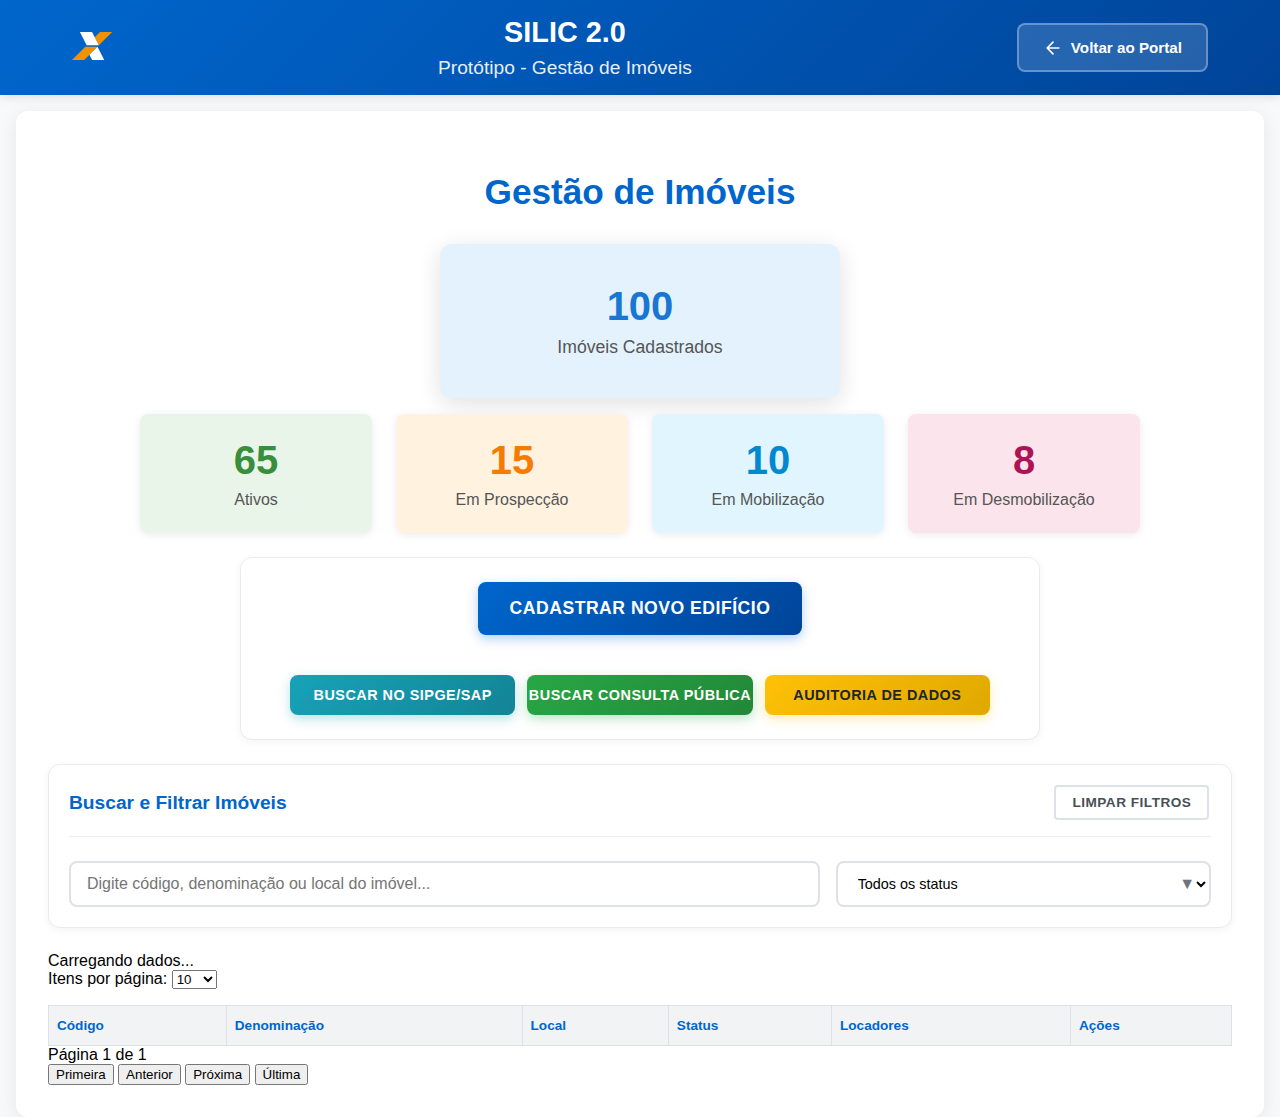
<file: index.html>
<!DOCTYPE html>
<!-- Versão atualizada: 2025-07-09 -->
<html lang="pt-BR">
<head>
    <meta charset="UTF-8">
    <meta name="viewport" content="width=device-width, initial-scale=1.0">
    <title>SILIC 2.0 - Gestão de Imóveis</title>
    <link rel="stylesheet" href="style.css?v=3.0">
</head>
<body>
    <header>
        <div class="header-content">
            <div class="logo-section">
                <img src="logo-caixa.svg" alt="CAIXA" class="logo">
            </div>
            <div class="title-section">
                <h1>SILIC 2.0</h1>
                <p class="subtitle">Protótipo - Gestão de Imóveis</p>
            </div>
            <div class="portal-nav">
                <button id="voltarPortalBtn" class="btn-voltar-portal" onclick="voltarAoPortal()">
                    <svg width="20" height="20" viewBox="0 0 24 24" fill="none">
                        <path d="M19 12H5M5 12L12 19M5 12L12 5" stroke="currentColor" stroke-width="2" stroke-linecap="round" stroke-linejoin="round"/>
                    </svg>
                    Voltar ao Portal
                </button>
            </div>
        </div>
    </header>
    
    <main class="container">
        <div class="dashboard-layout">
            <div class="dashboard-content">
                <!-- Seção de Cadastro de Imóveis -->
                <section class="cadastro-imoveis">
                    <h2 style="text-align: center; margin-bottom: 2rem;">Gestão de Imóveis</h2>
                    
                    <!-- Dashboard de Estatísticas -->
                    <div class="dashboard-overview" style="margin-bottom: 2rem;">
                        <!-- Total de Imóveis Cadastrados - Em separado -->
                        <div class="dashboard-total" style="margin-bottom: 1.5rem;">
                            <div class="stat-card stat-card-total" style="background: #e3f2fd; padding: 2rem; border-radius: 12px; text-align: center; box-shadow: 0 4px 12px rgba(0,0,0,0.1);">
                                <div class="stat-number" id="totalImoveis" style="font-size: 3rem; font-weight: bold; color: #1976d2;">100</div>
                                <div class="stat-label" style="color: #555; margin-top: 0.5rem; font-size: 1.1rem; font-weight: 500;">Imóveis Cadastrados</div>
                            </div>
                        </div>
                        
                        <!-- Status dos Imóveis - Grid 4x1 -->
                        <div class="dashboard-status">
                            <div class="stat-card" style="background: #e8f5e8; padding: 1.5rem; border-radius: 8px; text-align: center;">
                                <div class="stat-number" id="imoveisAtivos" style="font-size: 2rem; font-weight: bold; color: #388e3c;">65</div>
                                <div class="stat-label" style="color: #555; margin-top: 0.5rem;">Ativos</div>
                            </div>
                            <div class="stat-card" style="background: #fff3e0; padding: 1.5rem; border-radius: 8px; text-align: center;">
                                <div class="stat-number" id="imoveisProspeccao" style="font-size: 2rem; font-weight: bold; color: #f57c00;">15</div>
                                <div class="stat-label" style="color: #555; margin-top: 0.5rem;">Em Prospecção</div>
                            </div>
                            <div class="stat-card" style="background: #e1f5fe; padding: 1.5rem; border-radius: 8px; text-align: center;">
                                <div class="stat-number" id="imoveisMobilizacao" style="font-size: 2rem; font-weight: bold; color: #0288d1;">10</div>
                                <div class="stat-label" style="color: #555; margin-top: 0.5rem;">Em Mobilização</div>
                            </div>
                            <div class="stat-card" style="background: #fce4ec; padding: 1.5rem; border-radius: 8px; text-align: center;">
                                <div class="stat-number" id="imoveisDesmobilizacao" style="font-size: 2rem; font-weight: bold; color: #ad1457;">8</div>
                                <div class="stat-label" style="color: #555; margin-top: 0.5rem;">Em Desmobilização</div>
                            </div>
                        </div>
                    </div>
                    
                    <!-- Ações Principais -->
            <div class="main-actions">
                <div class="actions-primary">
                    <button id="btnNovoImovel" class="btn btn-primary btn-compact btn-action-responsive tooltip-wrapper" 
                            data-tooltip="Clique para abrir o formulário de cadastro">
                         Cadastrar Novo Edifício
                    </button>
                </div>
                <div class="actions-secondary">
                    <button class="btn btn-info btn-compact btn-action-responsive tooltip-wrapper" 
                            onclick="alert('Funcionalidade a ser implementada!')" 
                            data-tooltip="Buscar dados no sistema SIPGE/SAP">
                         Buscar no SIPGE/SAP
                    </button>
                    <button class="btn btn-warning btn-compact btn-action-responsive tooltip-wrapper" 
                            onclick="alert('Funcionalidade a ser implementada!')" 
                            data-tooltip="Consultar dados públicos disponíveis">
                         Buscar Consulta Pública
                    </button>
                    <button class="btn btn-success btn-compact btn-action-responsive tooltip-wrapper" 
                            onclick="sistema.executarAuditoriaCompleta()" 
                            data-tooltip="Executar auditoria completa dos dados">
                         Auditoria de Dados
                    </button>
                </div>
            </div>
            
            <!-- Formulário Expandido para Imóveis (Inicialmente Oculto) -->
            <div class="form-imovel-expandido" id="formularioImovel" style="background: #f8f9fa; padding: 2rem; border-radius: 12px; margin-bottom: 2rem; display: none; border: 1px solid #e9ecef;">
                <div class="form-header" style="margin-bottom: 2rem; text-align: center;">
                    <h3 style="margin: 0 0 0.5rem 0; color: #0066cc; font-size: 1.5rem;">Cadastro de Edifício</h3>
                    <p style="margin: 0; color: #6c757d; font-size: 0.9rem;">Preencha os dados do imóvel para cadastro no sistema</p>
                </div>
                
                <!-- Seção 1: Informações Básicas -->
                <div class="form-section" style="background: white; padding: 1.5rem; border-radius: 8px; margin-bottom: 1.5rem; border-left: 4px solid #0066cc;">
                    <h4 style="margin: 0 0 1rem 0; color: #0066cc; font-size: 1.1rem; display: flex; align-items: center; gap: 0.5rem;">
                        Informações Básicas
                    </h4>
                    
                    <div style="display: grid; grid-template-columns: 1fr 1fr; gap: 1rem; margin-bottom: 1rem;">
                        <div class="form-group" style="margin-bottom: 0;">
                            <label for="codigoEdificio" class="form-label" style="font-weight: 600; margin-bottom: 0.5rem; display: block;">Código do Edifício*</label>
                            <div style="position: relative;">
                                <input type="text" id="codigoEdificio" class="form-input" placeholder="20000000" pattern="2000[0-9]{4}" maxlength="8" required style="padding-right: 3rem;">
                                <button type="button" class="btn btn-sm" style="position: absolute; right: 0.5rem; top: 50%; transform: translateY(-50%); padding: 0.25rem 0.5rem; font-size: 0.75rem; background: #0066cc; color: white; border: none; border-radius: 4px;">
                                    SIPGE/SAP
                                </button>
                            </div>
                            <small class="form-hint" style="color: #6c757d; font-size: 0.8rem;">8 dígitos, inicia com 2000</small>
                        </div>
                        
                        <div class="form-group" style="margin-bottom: 0;">
                            <label for="statusImovel" class="form-label" style="font-weight: 600; margin-bottom: 0.5rem; display: block;">Status do Imóvel*</label>
                            <select id="statusImovel" class="form-select" required>
                                <option value="">Selecione o status</option>
                                <option value="Ativo">Ativo</option>
                                <option value="Desativado">Desativado</option>
                                <option value="Em desmobilização">Em desmobilização</option>
                                <option value="Em mobilização">Em mobilização</option>
                                <option value="Em prospecção">Em prospecção</option>
                            </select>
                        </div>
                    </div>
                    
                    <div class="form-group" style="margin-bottom: 0;">
                        <label for="denominacaoEdificio" class="form-label" style="font-weight: 600; margin-bottom: 0.5rem; display: block;">Denominação do Edifício*</label>
                        <input type="text" id="denominacaoEdificio" class="form-input" placeholder="ED - Nome da Unidade, UF" required>
                        <small class="form-hint" style="color: #6c757d; font-size: 0.8rem;">Formato: ED - nome da unidade, UF</small>
                    </div>
                </div>
                
                <!-- Seção 2: Localização -->
                <div class="form-section" style="background: white; padding: 1.5rem; border-radius: 8px; margin-bottom: 1.5rem; border-left: 4px solid #28a745;">
                    <h4 style="margin: 0 0 1rem 0; color: #28a745; font-size: 1.1rem; display: flex; align-items: center; gap: 0.5rem;">
                        Localização
                    </h4>
                    
                    <div style="display: grid; grid-template-columns: 1fr 2fr 1fr; gap: 1rem;">
                        <div class="form-group" style="margin-bottom: 0;">
                            <label for="localCidade" class="form-label" style="font-weight: 600; margin-bottom: 0.5rem; display: block;">Cidade*</label>
                            <input type="text" id="localCidade" class="form-input" placeholder="Nome da cidade" required>
                        </div>
                        
                        <div class="form-group" style="margin-bottom: 0;">
                            <label for="ruaEndereco" class="form-label" style="font-weight: 600; margin-bottom: 0.5rem; display: block;">Endereço Completo*</label>
                            <input type="text" id="ruaEndereco" class="form-input" placeholder="Rua, número, complemento" required>
                        </div>
                        
                        <div class="form-group" style="margin-bottom: 0;">
                            <label for="cepImovel" class="form-label" style="font-weight: 600; margin-bottom: 0.5rem; display: block;">CEP*</label>
                            <input type="text" id="cepImovel" class="form-input" placeholder="00000-000" pattern="[0-9]{5}-[0-9]{3}" maxlength="9" required>
                            <small class="form-hint" style="color: #6c757d; font-size: 0.8rem;">99999-999</small>
                        </div>
                    </div>
                </div>
                
                <!-- Seção 3: Validade e Tributos -->
                <div style="display: grid; grid-template-columns: 1fr 1fr; gap: 1.5rem; margin-bottom: 2rem;">
                    <!-- Validade do Objeto -->
                    <div class="form-section" style="background: white; padding: 1.5rem; border-radius: 8px; border-left: 4px solid #17a2b8;">
                        <h4 style="margin: 0 0 1rem 0; color: #17a2b8; font-size: 1.1rem; display: flex; align-items: center; gap: 0.5rem;">
                            Validade do Objeto
                        </h4>
                        
                        <div style="display: grid; gap: 1rem;">
                            <div class="form-group" style="margin-bottom: 0;">
                                <label for="inicioValidadeObj" class="form-label" style="font-weight: 600; margin-bottom: 0.5rem; display: block;">Início Validade*</label>
                                <input type="date" id="inicioValidadeObj" class="form-input" required readonly style="background: #f8f9fa;">
                                <small class="form-hint" style="color: #6c757d; font-size: 0.8rem;">Auto-gerado pelo SIPGE/SAP</small>
                            </div>
                            
                            <div class="form-group" style="margin-bottom: 0;">
                                <label for="objetoValidoAte" class="form-label" style="font-weight: 600; margin-bottom: 0.5rem; display: block;">Válido Até</label>
                                <input type="date" id="objetoValidoAte" class="form-input">
                                <small class="form-hint" style="color: #6c757d; font-size: 0.8rem;">Preenchido na baixa</small>
                            </div>
                        </div>
                    </div>
                    
                    <!-- Impostos e Tributos -->
                    <div class="form-section" style="background: white; padding: 1.5rem; border-radius: 8px; border-left: 4px solid #ffc107;">
                        <h4 style="margin: 0 0 1rem 0; color: #e0a800; font-size: 1.1rem; display: flex; align-items: center; gap: 0.5rem;">
                            Impostos e Tributos
                        </h4>
                        
                        <div style="display: grid; gap: 1rem;">
                            <div class="form-group" style="margin-bottom: 0;">
                                <label for="inscricaoIPTU" class="form-label" style="font-weight: 600; margin-bottom: 0.5rem; display: block;">Inscrição IPTU</label>
                                <input type="text" id="inscricaoIPTU" class="form-input" placeholder="Campo alfanumérico">
                                <small class="form-hint" style="color: #6c757d; font-size: 0.8rem;">Aceita letras e números</small>
                            </div>
                            
                            <div class="form-group" style="margin-bottom: 0;">
                                <label for="numeroITR" class="form-label" style="font-weight: 600; margin-bottom: 0.5rem; display: block;">Nº ITR</label>
                                <input type="text" id="numeroITR" class="form-input" placeholder="Campo alfanumérico">
                                <small class="form-hint" style="color: #6c757d; font-size: 0.8rem;">Aceita letras e números</small>
                            </div>
                        </div>
                    </div>
                </div>
                
                <!-- Ações do Formulário -->
                <div class="form-actions" style="display: flex; gap: 1rem; justify-content: flex-end; padding-top: 1rem; border-top: 1px solid #e9ecef;">
                    <button type="button" id="limparFormulario" class="btn btn-secondary btn-compact" style="padding: 0.75rem 1.5rem;">
                        Limpar
                    </button>
                    <button type="button" id="adicionarImovel" class="btn btn-primary btn-compact" style="padding: 0.75rem 1.5rem;">
                        Cadastrar Imóvel
                    </button>
                </div>
            </div>
            
            <!-- Filtros e Busca Melhorados -->
            <div class="search-section" style="background: white; border-radius: 12px; padding: 1.5rem; margin-bottom: 2rem; box-shadow: 0 2px 8px rgba(0,0,0,0.05); border: 1px solid #e9ecef;">
                <div class="search-header" style="display: flex; align-items: center; justify-content: between; margin-bottom: 1.5rem; padding-bottom: 1rem; border-bottom: 1px solid #e9ecef;">
                    <div style="display: flex; align-items: center; gap: 0.75rem;">
                        <h3 style="margin: 0; color: #0066cc; font-size: 1.2rem; font-weight: 600;">Buscar e Filtrar Imóveis</h3>
                    </div>
                    <button class="btn btn-ghost btn-sm btn-compact" id="btnLimparFiltros" style="padding: 0.5rem 1rem; font-size: 0.85rem; color: #6c757d; background: transparent; border: 1px solid #dee2e6;">
                        Limpar Filtros
                    </button>
                </div>
                
                <div class="search-body" style="display: grid; grid-template-columns: 2fr 1fr; gap: 1.5rem; align-items: center;">
                    <!-- Campo de Busca -->
                    <div class="search-input-group" style="position: relative;">
                        <div class="input-with-icon" style="position: relative;">
                            <input type="text" id="filtroImoveis" class="form-input search-input" placeholder="Digite código, denominação ou local do imóvel..." style="padding-left: 1rem; border-radius: 8px; border: 2px solid #dee2e6; transition: all 0.2s ease;">
                        </div>
                    </div>
                    
                    <!-- Filtro por Status -->
                    <div class="filter-group" style="position: relative;">
                        <div class="select-wrapper" style="position: relative;">
                            <select id="filtroStatusImoveis" class="form-select filter-select" style="width: 100%; padding: 0.75rem 2.5rem 0.75rem 1rem; border-radius: 8px; border: 2px solid #dee2e6; background: white; font-size: 0.9rem; cursor: pointer; transition: all 0.2s ease;">
                                <option value="">Todos os status</option>
                                <option value="Ativo">Ativo</option>
                                <option value="Desativado">Desativado</option>
                                <option value="Em desmobilização">Em desmobilização</option>
                                <option value="Em mobilização">Em mobilização</option>
                                <option value="Em prospecção">Em prospecção</option>
                            </select>
                            <span class="select-arrow" style="position: absolute; right: 1rem; top: 50%; transform: translateY(-50%); color: #6c757d; pointer-events: none;">▼</span>
                        </div>
                    </div>
                </div>
                
                <!-- Estatísticas de Busca -->
                <div class="search-stats" id="searchStats" style="display: none; margin-top: 1rem; padding: 0.75rem 1rem; background: linear-gradient(135deg, #f8f9fa, #e9ecef); border-radius: 8px; border-left: 4px solid #0066cc;">
                    <div class="stats-item" style="display: flex; align-items: center; gap: 0.5rem;">
                        <span class="stats-number" id="filteredCount" style="font-weight: bold; color: #0066cc; font-size: 1.1rem;">0</span>
                        <span class="stats-label" style="color: #6c757d; font-size: 0.9rem;">resultados encontrados</span>
                    </div>
                </div>
            </div>

            <!-- Tabela de Imóveis com Controles Modernizados -->
            <div class="table-section">
                <div class="table-header">
                    <div class="table-info">
                        <span id="imoveisResultadosInfo" class="results-info">
                            <span class="info-text">Carregando dados...</span>
                        </span>
                    </div>
                    <div class="table-pagination-controls">
                        <label>Itens por página:</label>
                        <select id="imoveisPorPaginaSelect" class="pagination-select">
                            <option value="10" selected>10</option>
                            <option value="25">25</option>
                            <option value="50">50</option>
                            <option value="100">100</option>
                        </select>
                    </div>
                </div>
                
                <div class="table-container">
                    <table class="table table-modern">
                        <thead>
                            <tr>
                                <th class="th-codigo">Código</th>
                                <th class="th-denominacao">Denominação</th>
                                <th class="th-local">Local</th>
                                <th class="th-status">Status</th>
                                <th class="th-locadores">Locadores</th>
                                <th class="th-acoes">Ações</th>
                            </tr>
                        </thead>
                        <tbody id="tabelaImoveis"></tbody>
                    </table>
                </div>
                
                <div class="pagination-section">
                    <div class="pagination-wrapper">
                        <div class="pagination-info">
                            <span id="imoveis-pagination-info" class="pagination-text">Página 1 de 1</span>
                        </div>
                        <div class="pagination-controls">
                            <button class="pagination-btn pagination-btn-first btn-compact" id="primeiraPaginaImoveis" onclick="sistema.irParaPaginaImoveis(1)" title="Primeira página">
                                Primeira
                            </button>
                            <button class="pagination-btn pagination-btn-prev btn-compact" id="anteriorPaginaImoveis" onclick="sistema.irParaPaginaImoveis(sistema.currentPageImoveis - 1)" title="Página anterior">
                                Anterior
                            </button>
                            <button class="pagination-btn pagination-btn-next btn-compact" id="proximaPaginaImoveis" onclick="sistema.irParaPaginaImoveis(sistema.currentPageImoveis + 1)" title="Próxima página">
                                Próxima
                            </button>
                            <button class="pagination-btn pagination-btn-last btn-compact" id="ultimaPaginaImoveis" onclick="sistema.irParaPaginaImoveis(sistema.totalPaginasImoveis)" title="Última página">
                                Última
                            </button>
                        </div>
                    </div>
                </div>
            </div>
                </section>
            </div>
        </div>

        <!-- Seção de Locadores (OCULTA) -->
        <section class="locadores-section" style="display: none;">
            <h2>Locadores vinculados ao imóvel selecionado</h2>
            
            <!-- Dashboard de Estatísticas -->
            <div class="dashboard-stats" id="dashboardStats" style="display: none;">
                <div class="stat-card">
                    <div class="stat-number" id="totalLocadores">0</div>
                    <div class="stat-label">Total Locadores</div>
                </div>
                <div class="stat-card">
                    <div class="stat-number" id="docsCompletos">0</div>
                    <div class="stat-label">Docs Completos</div>
                </div>
                <div class="stat-card">
                    <div class="stat-number" id="docsPendentes">0</div>
                    <div class="stat-label">Docs Pendentes</div>
                </div>
                <div class="stat-card">
                    <div class="stat-number" id="progressoGeral">0%</div>
                    <div class="stat-label">Progresso Geral</div>
                </div>
            </div>
            
            <div class="form-group" style="background: linear-gradient(135deg, #f8f9fa, #e9ecef); padding: 1.5rem; border-radius: 12px; box-shadow: 0 4px 12px rgba(0,0,0,0.08);">
                <div style="display: grid; grid-template-columns: 2fr 1fr auto; gap: 1rem; align-items: end;">
                    <div>
                        <label class="filter-label">Nome do Locador</label>
                        <div class="search-input-group">
                            <input type="text" id="nomeLocador" class="form-input search-input" placeholder="Digite o nome do locador...">
                        </div>
                    </div>
                    <div>
                        <label class="filter-label">Tipo</label>
                        <div class="select-wrapper">
                            <select id="tipoLocador" class="form-select filter-select">
                                <option value="Pessoa Física">Pessoa Física</option>
                                <option value="Pessoa Jurídica">Pessoa Jurídica</option>
                            </select>
                            <span class="select-arrow">▼</span>
                        </div>
                    </div>
                    <button id="adicionarLocador" class="btn btn-primary btn-compact">
                        Adicionar Locador
                    </button>
                </div>
            </div>

            <!-- Controles de Busca e Filtro Modernizados -->
            <div class="search-filters" id="searchFilters" style="display: none;">
                <div class="filter-grid">
                    <div class="filter-group">
                        <label class="filter-label">Buscar Locador</label>
                        <div class="search-input-group">
                            <input type="text" id="buscaLocador" class="form-input search-input" placeholder="Buscar por nome...">
                        </div>
                    </div>
                    
                    <div class="filter-group">
                        <label class="filter-label">Tipo de Pessoa</label>
                        <div class="select-wrapper">
                            <select id="filtroTipo" class="form-select filter-select">
                                <option value="">Todos os tipos</option>
                                <option value="Pessoa Física">Pessoa Física</option>
                                <option value="Pessoa Jurídica">Pessoa Jurídica</option>
                            </select>
                            <span class="select-arrow">▼</span>
                        </div>
                    </div>
                    
                    <div class="filter-group">
                        <label class="filter-label">Status dos Documentos</label>
                        <div class="select-wrapper">
                            <select id="filtroStatus" class="form-select filter-select">
                                <option value="">Todos os status</option>
                                <option value="completo">Documentos Completos</option>
                                <option value="pendente">Documentos Pendentes</option>
                            </select>
                            <span class="select-arrow">▼</span>
                        </div>
                    </div>
                    
                    <div class="filter-group">
                        <label class="filter-label">Ações</label>
                        <div style="display: flex; gap: 0.5rem;">
                            <button id="limparFiltros" class="btn btn-secondary btn-sm btn-compact">
                                Limpar
                            </button>
                            <button id="exportarLocadores" class="btn btn-info btn-sm btn-compact">
                                Exportar
                            </button>
                        </div>
                    </div>
                </div>
            </div>
            
            <div class="locadores-info">
                <p>Selecione um imóvel acima para vincular locadores.</p>
            </div>

            <!-- Toggle de Visualização Modernizado -->
            <div class="view-toggle" id="viewToggle" style="display: none;">
                <div style="display: flex; align-items: center; gap: 0.75rem;">
                    <span style="font-weight: 600; color: var(--color-text); font-size: 0.9rem;">👁️ Visualização:</span>
                    <button id="viewTable" class="btn btn-secondary btn-sm btn-compact active">
                        Tabela
                    </button>
                    <button id="viewCards" class="btn btn-secondary btn-sm btn-compact">
                        Cards
                    </button>
                </div>
            </div>
            
            <!-- Tabela de Locadores com Upload de Documentos -->
            <div id="tableView">
                <table class="table">
                    <thead>
                        <tr>
                            <th>ID</th>
                            <th>Nome</th>
                            <th>Documentos</th>
                        </tr>
                    </thead>
                    <tbody id="tabelaLocadores"></tbody>
                </table>
            </div>

            <!-- Visualização em Cards -->
            <div id="cardsView" style="display: none;">
                <div class="cards-container" id="cardsContainer"></div>
            </div>

            <!-- Barra de Paginação Modernizada -->
            <div class="pagination-bar">
                <div class="pagination-bar-row">
                    <div class="pagination-left">
                        <div class="page-info" id="resultadosInfo">
                            📊 Carregando resultados...
                        </div>
                    </div>
                    <div class="pagination-center">
                        <div class="page-info" id="pagination-info">
                            Página 1 de 1
                        </div>
                    </div>
                    <div class="pagination-right" id="pagination-buttons">
                        <button class="pagination-button" disabled>
                            ⬅️ Anterior
                        </button>
                        <button class="pagination-button" disabled>
                            Próxima ➡️
                        </button>
                    </div>
                </div>
            </div>
        </section>
    </main>
    
    <!-- Container para Notificações Toast -->
    <div id="toastContainer" class="toast-container"></div>
    
    <!-- Modal para Detalhes do Imóvel -->
    <div id="modalDetalhesImovel" class="modal" style="display: none;">
        <div class="modal-content">
            <div class="modal-header">
                <h3>Detalhes do Imóvel</h3>
                <span class="modal-close" onclick="sistema.fecharModalDetalhes()">&times;</span>
            </div>
            <div class="modal-body">
                <div id="detalhesImovelContent">
                    <!-- Conteúdo será preenchido dinamicamente -->
                </div>
            </div>
            <div class="modal-footer">
                <button class="btn btn-secondary" onclick="sistema.fecharModalDetalhes()">Fechar</button>
                <button class="btn btn-primary" onclick="sistema.editarImovelModal()">Editar Imóvel</button>
            </div>
        </div>
    </div>

    <!-- Modal para Locadores (OCULTO - MODO APRESENTAÇÃO) -->
    <div id="modalLocadores" class="modal" style="display: none;">
        <div class="modal-content" style="max-width: 900px;">
            <div class="modal-header">
                <h3>Gerenciar Locadores</h3>
                <span class="modal-close" onclick="sistema.fecharModalLocadores()">&times;</span>
            </div>
            <div class="modal-body">
                <div id="infoImovelModal" class="mb-3" style="background: #f8f9fa; padding: 1rem; border-radius: 6px; border: 1px solid #e9ecef;">
                    <!-- Informações do imóvel serão preenchidas aqui -->
                </div>
                
                <div class="locadores-stats mb-3" style="display: grid; grid-template-columns: repeat(auto-fit, minmax(200px, 1fr)); gap: 1rem;">
                    <div class="stat-card" style="background: #e7f3ff; padding: 1rem; border-radius: 6px; text-align: center;">
                        <div style="font-size: 1.5rem; font-weight: bold; color: #0066cc;" id="totalLocadoresModal">0</div>
                        <div style="color: #666;">Total de Locadores</div>
                    </div>
                    <div class="stat-card" style="background: #e8f5e8; padding: 1rem; border-radius: 6px; text-align: center;">
                        <div style="font-size: 1.5rem; font-weight: bold; color: #28a745;" id="pessoaFisicaModal">0</div>
                        <div style="color: #666;">Pessoa Física</div>
                    </div>
                    <div class="stat-card" style="background: #fff3e0; padding: 1rem; border-radius: 6px; text-align: center;">
                        <div style="font-size: 1.5rem; font-weight: bold; color: #ff9800;" id="pessoaJuridicaModal">0</div>
                        <div style="color: #666;">Pessoa Jurídica</div>
                    </div>
                </div>

                <div class="locadores-actions mb-3" style="display: flex; justify-content: space-between; align-items: center;">
                    <h4 style="margin: 0;">Lista de Locadores</h4>
                    <button class="btn btn-primary" onclick="sistema.abrirFormularioLocador()">
                        Adicionar Locador
                    </button>
                </div>

                <div id="listaLocadoresModal" class="locadores-list">
                    <!-- Lista de locadores será preenchida aqui -->
                </div>
            </div>
            <div class="modal-footer">
                <button class="btn btn-secondary" onclick="sistema.fecharModalLocadores()">Fechar</button>
                <button class="btn btn-primary" onclick="sistema.gerarMaisLocadores()">Gerar Mais Locadores</button>
            </div>
        </div>
    </div>

    <!-- Modal para Documentos -->
    <div id="modalDocumentos" class="modal" style="display: none;">
        <div class="modal-content" style="max-width: 1000px;">
            <div class="modal-header">
                <h3>Documentos do Imóvel e Locadores</h3>
                <span class="modal-close" onclick="sistema.fecharModalDocumentos()">&times;</span>
            </div>
            <div class="modal-body">
                <div id="infoImovelDocumentos" class="mb-3" style="background: #f8f9fa; padding: 1rem; border-radius: 6px; border: 1px solid #e9ecef;">
                    <!-- Informações do imóvel serão preenchidas aqui -->
                </div>
                
                <!-- Documentos do Imóvel -->
                <div class="documentos-imovel mb-4">
                    <h4 style="color: #333; border-bottom: 2px solid #007bff; padding-bottom: 0.5rem; margin-bottom: 1rem;">
                        📋 Documentos do Imóvel
                    </h4>
                    <div id="documentosImovelContainer">
                        <!-- Documentos do imóvel serão preenchidos aqui -->
                    </div>
                </div>

                <!-- Relatório Técnico do Imóvel -->
                <div class="relatorio-tecnico mb-4">
                    <h4 style="color: #333; border-bottom: 2px solid #ff6b35; padding-bottom: 0.5rem; margin-bottom: 1rem;">
                        🔧 Relatório Técnico do Imóvel
                    </h4>
                    <div id="relatorioTecnicoContainer" style="background: #fff9f5; padding: 1.5rem; border-radius: 8px; border: 1px solid #ffe0cc;">
                        <div style="display: grid; grid-template-columns: repeat(auto-fit, minmax(300px, 1fr)); gap: 1rem; margin-bottom: 1rem;">
                            <div class="form-group">
                                <label for="areaContratada" style="font-weight: 600; color: #333; margin-bottom: 0.5rem; display: block;">Área a ser Contratada (m²)</label>
                                <input type="number" id="areaContratada" class="form-input" placeholder="Ex: 1250.50" step="0.01">
                            </div>
                            <div class="form-group">
                                <label for="valorTotalObra" style="font-weight: 600; color: #333; margin-bottom: 0.5rem; display: block;">Valor Total da Obra (R$)</label>
                                <input type="number" id="valorTotalObra" class="form-input" placeholder="Ex: 150000.00" step="0.01">
                            </div>
                        </div>
                        
                        <div style="display: grid; grid-template-columns: repeat(auto-fit, minmax(300px, 1fr)); gap: 1rem; margin-bottom: 1rem;">
                            <div class="form-group">
                                <label for="valorObraCaixa" style="font-weight: 600; color: #333; margin-bottom: 0.5rem; display: block;">Valor da Obra - CAIXA (R$)</label>
                                <input type="number" id="valorObraCaixa" class="form-input" placeholder="Ex: 90000.00" step="0.01">
                            </div>
                            <div class="form-group">
                                <label for="valorObraLocador" style="font-weight: 600; color: #333; margin-bottom: 0.5rem; display: block;">Valor da Obra - LOCADOR (R$)</label>
                                <input type="number" id="valorObraLocador" class="form-input" placeholder="Ex: 60000.00" step="0.01">
                            </div>
                        </div>
                        
                        <div style="display: grid; grid-template-columns: repeat(auto-fit, minmax(200px, 1fr)); gap: 1rem; margin-bottom: 1rem;">
                            <div class="form-group">
                                <label for="prazoTotalObra" style="font-weight: 600; color: #333; margin-bottom: 0.5rem; display: block;">Prazo Total da Obra (meses)</label>
                                <input type="number" id="prazoTotalObra" class="form-input" placeholder="Ex: 18" min="1">
                            </div>
                            <div class="form-group">
                                <label for="prazoCaixa" style="font-weight: 600; color: #333; margin-bottom: 0.5rem; display: block;">Prazo CAIXA (meses)</label>
                                <input type="number" id="prazoCaixa" class="form-input" placeholder="Ex: 12" min="1">
                            </div>
                            <div class="form-group">
                                <label for="prazoLocador" style="font-weight: 600; color: #333; margin-bottom: 0.5rem; display: block;">Prazo LOCADOR (meses)</label>
                                <input type="number" id="prazoLocador" class="form-input" placeholder="Ex: 6" min="1">
                            </div>
                        </div>
                        
                        <div style="display: flex; gap: 1rem; justify-content: flex-end; border-top: 1px solid #ffe0cc; padding-top: 1rem;">
                            <button class="btn btn-secondary btn-sm" onclick="sistema.limparRelatorioTecnico()">Limpar</button>
                            <button class="btn btn-warning btn-sm" onclick="sistema.salvarRelatorioTecnico()">Salvar Relatório</button>
                            <button class="btn btn-success btn-sm" onclick="sistema.validarRelatorioTecnico()">Validar Dados</button>
                        </div>
                        
                        <div id="statusRelatorioTecnico" style="margin-top: 1rem; padding: 0.75rem; border-radius: 6px; display: none;">
                            <!-- Status do relatório técnico será exibido aqui -->
                        </div>
                    </div>
                </div>

                <!-- Documentos dos Locadores -->
                <div class="documentos-locadores">
                    <h4 style="color: #333; border-bottom: 2px solid #28a745; padding-bottom: 0.5rem; margin-bottom: 1rem;">
                        👥 Documentos dos Locadores
                    </h4>
                    <div id="documentosLocadoresContainer">
                        <!-- Documentos dos locadores serão preenchidos aqui -->
                    </div>
                </div>

                <!-- Resumo de Status -->
                <div class="resumo-status mt-4" style="background: #f8f9fa; padding: 1.5rem; border-radius: 8px; border: 1px solid #e9ecef;">
                    <h5 style="margin-bottom: 1rem; color: #333;">📊 Resumo Geral de Documentos</h5>
                    <div style="display: grid; grid-template-columns: repeat(auto-fit, minmax(200px, 1fr)); gap: 1rem;">
                        <div class="stat-card" style="background: #e8f5e8; padding: 1rem; border-radius: 6px; text-align: center;">
                            <div style="font-size: 1.5rem; font-weight: bold; color: #28a745;" id="totalEntregues">0</div>
                            <div style="color: #666;">Entregues</div>
                        </div>
                        <div class="stat-card" style="background: #fff3e0; padding: 1rem; border-radius: 6px; text-align: center;">
                            <div style="font-size: 1.5rem; font-weight: bold; color: #ff9800;" id="totalPendentes">0</div>
                            <div style="color: #666;">Pendentes</div>
                        </div>
                        <div class="stat-card" style="background: #e7f3ff; padding: 1rem; border-radius: 6px; text-align: center;">
                            <div style="font-size: 1.5rem; font-weight: bold; color: #2196f3;" id="totalAnalise">0</div>
                            <div style="color: #666;">Em Análise</div>
                        </div>
                        <div class="stat-card" style="background: #ffebee; padding: 1rem; border-radius: 6px; text-align: center;">
                            <div style="font-size: 1.5rem; font-weight: bold; color: #f44336;" id="totalRejeitados">0</div>
                            <div style="color: #666;">Rejeitados</div>
                        </div>
                    </div>
                </div>
            </div>
            <div class="modal-footer">
                <button class="btn btn-secondary" onclick="sistema.fecharModalDocumentos()">Fechar</button>
                <button class="btn btn-primary" onclick="sistema.gerarRelatorioDocumentos()">Gerar Relatório</button>
                <button class="btn btn-success" onclick="sistema.atualizarStatusDocumentos()">Atualizar Status</button>
            </div>
        </div>
    </div>
    
    <!-- Modal para Avaliação do Imóvel -->
    <div id="modalAvaliacao" class="modal" style="display: none;">
        <div class="modal-content" style="max-width: 900px;">
            <div class="modal-header">
                <h3>📊 Laudo de Avaliação do Imóvel</h3>
                <span class="modal-close" onclick="sistema.fecharModalAvaliacao()">&times;</span>
            </div>
            <div class="modal-body">
                <div id="infoImovelAvaliacao" class="mb-3" style="background: #f8f9fa; padding: 1rem; border-radius: 6px; border: 1px solid #e9ecef;">
                    <!-- Informações do imóvel serão preenchidas aqui -->
                </div>
                
                <!-- Formulário de Avaliação -->
                <div class="avaliacao-form">
                    <h4 style="color: #333; border-bottom: 2px solid #28a745; padding-bottom: 0.5rem; margin-bottom: 1.5rem;">
                        📋 Dados do Laudo de Avaliação
                    </h4>
                    
                    <div style="display: grid; grid-template-columns: repeat(auto-fit, minmax(300px, 1fr)); gap: 1rem; margin-bottom: 1.5rem;">
                        <div class="form-group">
                            <label for="dataElaboracao" style="font-weight: 600; color: #333; margin-bottom: 0.5rem; display: block;">Data de Elaboração *</label>
                            <input type="date" id="dataElaboracao" class="form-input" required>
                        </div>
                        <div class="form-group">
                            <label for="numeroDocumento" style="font-weight: 600; color: #333; margin-bottom: 0.5rem; display: block;">Número do Documento *</label>
                            <input type="text" id="numeroDocumento" class="form-input" placeholder="Ex: LAI-2025-001" required>
                        </div>
                    </div>
                    
                    <div style="display: grid; grid-template-columns: repeat(auto-fit, minmax(300px, 1fr)); gap: 1rem; margin-bottom: 1.5rem;">
                        <div class="form-group">
                            <label for="nomeEmpresa" style="font-weight: 600; color: #333; margin-bottom: 0.5rem; display: block;">Nome da Empresa Responsável *</label>
                            <input type="text" id="nomeEmpresa" class="form-input" placeholder="Ex: Avaliações Técnicas Ltda" required>
                        </div>
                        <div class="form-group">
                            <label for="cnpjEmpresa" style="font-weight: 600; color: #333; margin-bottom: 0.5rem; display: block;">CNPJ da Empresa *</label>
                            <input type="text" id="cnpjEmpresa" class="form-input" placeholder="Ex: 12.345.678/0001-90" required maxlength="18">
                        </div>
                    </div>
                    
                    <h5 style="color: #333; margin: 2rem 0 1rem 0; padding-bottom: 0.5rem; border-bottom: 1px solid #dee2e6;">
                        💰 Valores de Locação Mensal (R$)
                    </h5>
                    
                    <div style="display: grid; grid-template-columns: repeat(auto-fit, minmax(250px, 1fr)); gap: 1rem;">
                        <div class="form-group">
                            <label for="valorMinimo" style="font-weight: 600; color: #333; margin-bottom: 0.5rem; display: block;">Valor Mínimo *</label>
                            <input type="number" id="valorMinimo" class="form-input" placeholder="Ex: 5000.00" step="0.01" min="0" required>
                        </div>
                        <div class="form-group">
                            <label for="valorMedio" style="font-weight: 600; color: #333; margin-bottom: 0.5rem; display: block;">Valor Médio *</label>
                            <input type="number" id="valorMedio" class="form-input" placeholder="Ex: 6500.00" step="0.01" min="0" required>
                        </div>
                        <div class="form-group">
                            <label for="valorMaximo" style="font-weight: 600; color: #333; margin-bottom: 0.5rem; display: block;">Valor Máximo *</label>
                            <input type="number" id="valorMaximo" class="form-input" placeholder="Ex: 8000.00" step="0.01" min="0" required>
                        </div>
                    </div>
                    
                    <div style="background: #fff3cd; border: 1px solid #ffeaa7; padding: 1rem; border-radius: 6px; margin: 1.5rem 0;">
                        <strong>💡 Dica:</strong> Os valores devem estar em ordem crescente (Mínimo ≤ Médio ≤ Máximo)
                    </div>
                    
                    <div style="text-align: center; margin-top: 2rem;">
                        <button class="btn btn-success" onclick="sistema.salvarAvaliacaoImovel()">💾 Salvar Avaliação</button>
                        <button class="btn btn-secondary" onclick="sistema.limparFormularioAvaliacao()">🗑️ Limpar Formulário</button>
                    </div>
                    
                    <div id="statusAvaliacao" style="margin-top: 1rem; padding: 0.75rem; border-radius: 6px; display: none;"></div>
                </div>
            </div>
            <div class="modal-footer">
                <button class="btn btn-secondary" onclick="sistema.fecharModalAvaliacao()">Fechar</button>
                <button class="btn btn-primary" onclick="sistema.gerarRelatorioAvaliacao()">📄 Gerar Relatório</button>
                <button class="btn btn-info" onclick="sistema.exportarAvaliacaoPDF()">📋 Exportar PDF</button>
            </div>
        </div>
    </div>
    
    <script src="script.js?v=20250709"></script>
    <script>
        console.log('Página carregada, iniciando sistema...');
        
        // Aguardar o carregamento completo do sistema
        function aguardarSistemaCarregado() {
            if (!window.sistema) {
                console.log('⏳ Aguardando sistema...');
                setTimeout(aguardarSistemaCarregado, 100);
                return;
            }
            
            if (!window.sistema.imoveis || window.sistema.imoveis.length === 0) {
                console.log('⏳ Aguardando dados...');
                setTimeout(aguardarSistemaCarregado, 100);
                return;
            }
            
            console.log('✅ Sistema carregado, configurando controles...');
            configurarControles();
        }
        
        function configurarControles() {
            // 1. Configurar botão Cadastrar
            const btnNovoImovel = document.getElementById('btnNovoImovel');
            if (btnNovoImovel) {
                btnNovoImovel.addEventListener('click', function() {
                    console.log('� Abrindo formulário...');
                    if (window.sistema.mostrarFormulario) {
                        window.sistema.mostrarFormulario();
                    }
                });
                console.log('✅ Botão Cadastrar configurado');
            }
            
            // 2. Forçar atualização da tabela
            if (window.sistema.atualizarTabelaImoveis) {
                console.log('🔄 Forçando atualização da tabela...');
                window.sistema.atualizarTabelaImoveis();
            }
            
            // 3. Configurar filtros usando as funções originais do sistema
            if (window.sistema.configurarFiltrosImoveisImediato) {
                console.log('� Configurando filtros...');
                window.sistema.configurarFiltrosImoveisImediato();
            }
            
            console.log('✅ Todos os controles configurados');
        }
        
        // Iniciar o processo
        setTimeout(aguardarSistemaCarregado, 500);
    </script>
    </script>
    <script>
        console.log('Página carregada, botões prontos - versão atualizada');
        
        // Função para garantir que os filtros funcionem
        function garantirFiltrosFuncionando() {
            console.log('🔧 Garantindo que filtros funcionem...');
            
            // Verificar se elementos existem
            const filtroImoveis = document.getElementById('filtroImoveis');
            const filtroStatusImoveis = document.getElementById('filtroStatusImoveis');
            const btnLimparFiltros = document.getElementById('btnLimparFiltros');
            
            if (!filtroImoveis || !filtroStatusImoveis || !btnLimparFiltros) {
                console.error('❌ Elementos de filtro não encontrados');
                return;
            }
            
            console.log('✅ Todos os elementos encontrados');
            
            // Limpar event listeners existentes e recriar
            filtroImoveis.replaceWith(filtroImoveis.cloneNode(true));
            filtroStatusImoveis.replaceWith(filtroStatusImoveis.cloneNode(true));
            btnLimparFiltros.replaceWith(btnLimparFiltros.cloneNode(true));
            
            // Reobter elementos após clone
            const novoFiltroImoveis = document.getElementById('filtroImoveis');
            const novoFiltroStatus = document.getElementById('filtroStatusImoveis');
            const novoBtnLimpar = document.getElementById('btnLimparFiltros');
            
            // Adicionar event listeners diretamente
            novoFiltroImoveis.addEventListener('input', function(e) {
                console.log('🔍 Filtro texto:', e.target.value);
                if (window.sistema && window.sistema.filtrarImoveis) {
                    window.sistema.filtrarImoveis();
                }
            });
            
            novoFiltroStatus.addEventListener('change', function(e) {
                console.log('🏷️ Filtro status:', e.target.value);
                if (window.sistema && window.sistema.filtrarImoveis) {
                    window.sistema.filtrarImoveis();
                }
            });
            
            novoBtnLimpar.addEventListener('click', function() {
                console.log('🗑️ Limpar filtros');
                if (window.sistema && window.sistema.limparFiltrosImoveis) {
                    window.sistema.limparFiltrosImoveis();
                }
            });
            
            console.log('✅ Filtros reconfigurados com sucesso!');
        }
        
        // Função para garantir que o botão Cadastrar funcione
        function garantirBotaoCadastrarFuncionando() {
            console.log('🔧 Garantindo que botão Cadastrar funcione...');
            
            const btnNovoImovel = document.getElementById('btnNovoImovel');
            if (btnNovoImovel) {
                btnNovoImovel.addEventListener('click', function() {
                    console.log('📋 Botão Cadastrar clicado');
                    if (window.sistema && window.sistema.mostrarFormulario) {
                        window.sistema.mostrarFormulario();
                    } else {
                        console.error('❌ Sistema ou função mostrarFormulario não encontrada');
                    }
                });
                console.log('✅ Botão Cadastrar configurado');
            } else {
                console.error('❌ Botão btnNovoImovel não encontrado');
            }
        }
        
        // Aguardar sistema estar pronto e forçar inicialização
        function inicializarSistemaCompleto() {
            console.log('🔄 Inicializando sistema completo...');
            
            if (!window.sistema) {
                console.log('❌ Sistema não encontrado');
                return;
            }
            
            // 1. Forçar carregamento de dados se necessário
            if (!window.sistema.imoveis || window.sistema.imoveis.length === 0) {
                console.log('📊 Forçando carregamento de dados...');
                window.sistema.carregarDadosDemo();
                
                // Aguardar carregamento
                setTimeout(() => {
                    console.log('📋 Dados carregados:', window.sistema.imoveis?.length || 0);
                    configurarTudo();
                }, 1500);
            } else {
                configurarTudo();
            }
        }
        
        function configurarTudo() {
            // 1. Atualizar tabela
            if (window.sistema.atualizarTabelaImoveis) {
                console.log('🔄 Atualizando tabela...');
                window.sistema.atualizarTabelaImoveis();
            }
            
            // 2. Configurar filtros
            if (window.sistema.configurarFiltrosImoveisImediato) {
                console.log('🔧 Configurando filtros...');
                window.sistema.configurarFiltrosImoveisImediato();
            }
            
            // 3. Configurar botão cadastrar
            const btnNovoImovel = document.getElementById('btnNovoImovel');
            if (btnNovoImovel && window.sistema.mostrarFormulario) {
                btnNovoImovel.addEventListener('click', () => {
                    console.log('📋 Abrindo formulário...');
                    window.sistema.mostrarFormulario();
                });
                console.log('✅ Botão cadastrar configurado');
            }
            
            console.log('✅ Sistema configurado completamente');
        }
        
        // Aguardar sistema estar disponível
        let tentativas = 0;
        const aguardarSistema = setInterval(() => {
            tentativas++;
            
            if (window.sistema) {
                clearInterval(aguardarSistema);
                console.log('✅ Sistema encontrado');
                inicializarSistemaCompleto();
            } else if (tentativas > 50) {
                clearInterval(aguardarSistema);
                console.error('❌ Timeout - sistema não encontrado');
            }
        }, 100);
    </script>
</body>
</html>
</file>
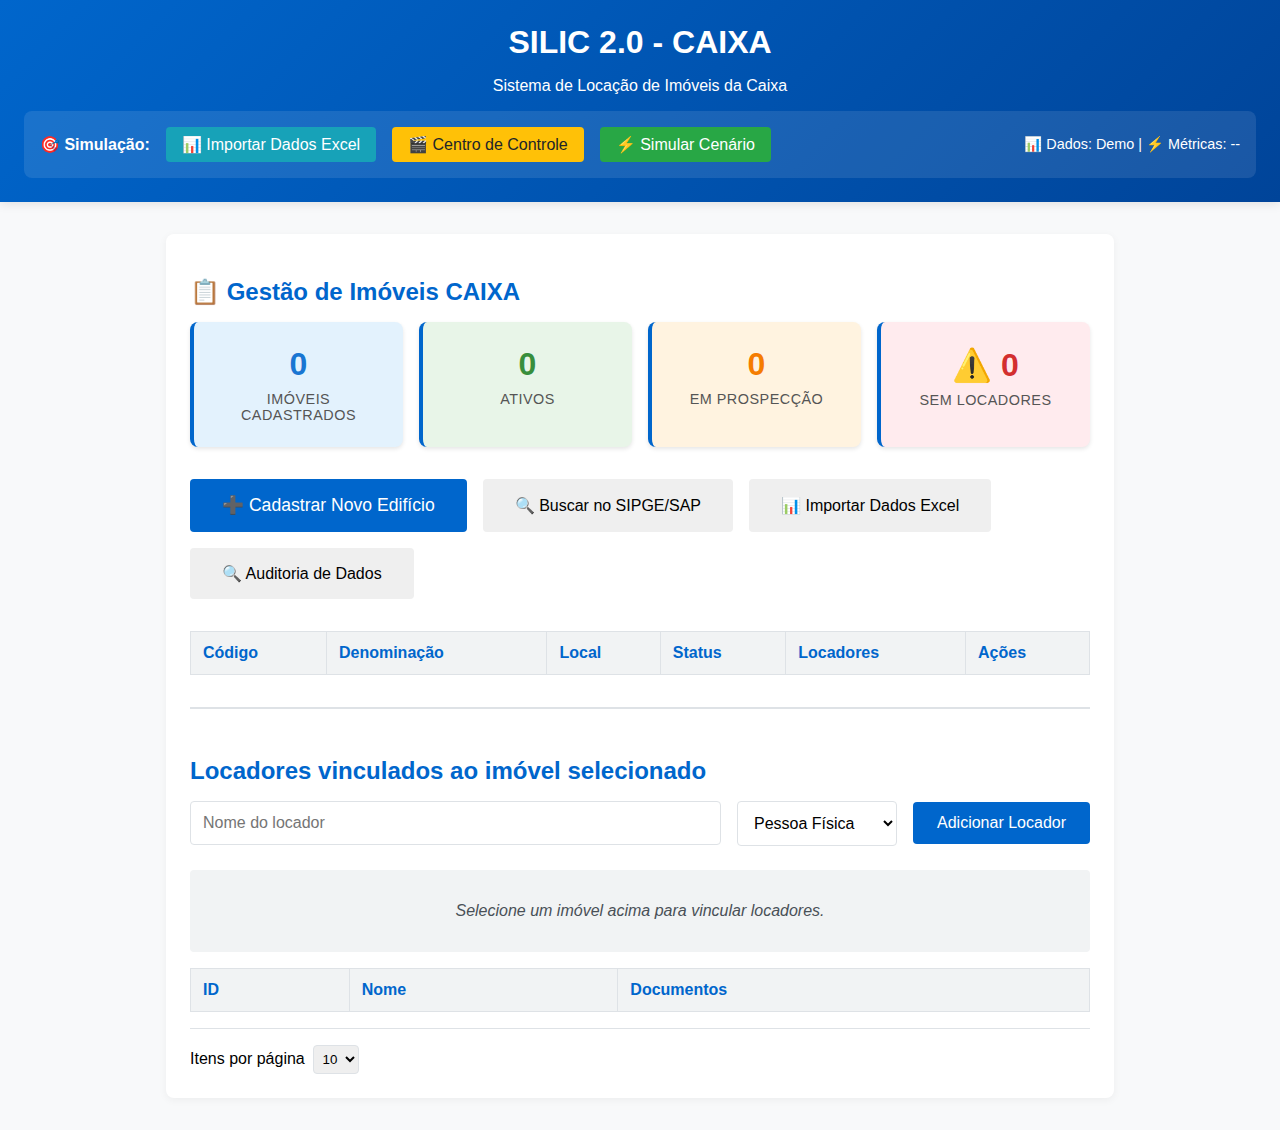
<file: CodePen-Input-Doc/index.html>
<!DOCTYPE html>
<html lang="pt-BR">
<head>
    <meta charset="UTF-8">
    <meta name="viewport" content="width=device-width, initial-scale=1.0">
    <title>SILIC 2.0 - Sistema de Locação de Imóveis</title>
    <link rel="stylesheet" href="style.css">
</head>
<body>
    <header>
        <h1>SILIC 2.0 - CAIXA</h1>
        <p>Sistema de Locação de Imóveis da Caixa</p>
        
        <!-- Barra de Ferramentas de Simulação -->
        <div class="simulation-toolbar" style="margin-top: 1rem; padding: 1rem; background: rgba(255,255,255,0.1); border-radius: 8px; display: flex; gap: 1rem; flex-wrap: wrap; align-items: center;">
            <label style="color: white; font-weight: bold;">🎯 Simulação:</label>
            
            <div class="file-input-container" style="position: relative; overflow: hidden; display: inline-block;">
                <button class="btn btn-info" style="background: #17a2b8; border: none; padding: 0.5rem 1rem; border-radius: 4px; color: white; cursor: pointer;">
                    📊 Importar Dados Excel
                </button>
                <input type="file" id="importarDados" accept=".json" style="position: absolute; left: -9999px;" onchange="importarDadosReais(this)">
            </div>
            
            <button class="btn btn-warning" onclick="abrirCentroControle()" style="background: #ffc107; border: none; padding: 0.5rem 1rem; border-radius: 4px; color: #212529; cursor: pointer;">
                🎬 Centro de Controle
            </button>
            
            <button class="btn btn-success" onclick="simularCenario()" style="background: #28a745; border: none; padding: 0.5rem 1rem; border-radius: 4px; color: white; cursor: pointer;">
                ⚡ Simular Cenário
            </button>
            
            <div class="metrics-display" id="metricsDisplay" style="color: white; font-size: 0.9rem; margin-left: auto;">
                <span id="statusDados">📊 Dados: Demo</span> | 
                <span id="metricsInfo">⚡ Métricas: --</span>
            </div>
        </div>
    </header>
    
    <main class="container">
        <!-- Seção de Cadastro de Imóveis -->
        <section class="cadastro-imoveis">
            <h2>📋 Gestão de Imóveis CAIXA</h2>
            
            <!-- Dashboard de Estatísticas -->
            <div class="dashboard-overview" style="display: grid; grid-template-columns: repeat(auto-fit, minmax(200px, 1fr)); gap: 1rem; margin-bottom: 2rem;">
                <div class="stat-card" style="background: #e3f2fd; padding: 1.5rem; border-radius: 8px; text-align: center;">
                    <div class="stat-number" id="totalImoveis" style="font-size: 2rem; font-weight: bold; color: #1976d2;">0</div>
                    <div class="stat-label" style="color: #555; margin-top: 0.5rem;">Imóveis Cadastrados</div>
                </div>
                <div class="stat-card" style="background: #e8f5e8; padding: 1.5rem; border-radius: 8px; text-align: center;">
                    <div class="stat-number" id="imoveisAtivos" style="font-size: 2rem; font-weight: bold; color: #388e3c;">0</div>
                    <div class="stat-label" style="color: #555; margin-top: 0.5rem;">Ativos</div>
                </div>
                <div class="stat-card" style="background: #fff3e0; padding: 1.5rem; border-radius: 8px; text-align: center;">
                    <div class="stat-number" id="imoveisProspeccao" style="font-size: 2rem; font-weight: bold; color: #f57c00;">0</div>
                    <div class="stat-label" style="color: #555; margin-top: 0.5rem;">Em Prospecção</div>
                </div>
                <div class="stat-card" id="imoveisSemLocadores" style="background: #ffebee; padding: 1.5rem; border-radius: 8px; text-align: center; cursor: pointer;" onclick="sistema.destacarImoveisSemLocadores()">
                    <div class="stat-number" style="font-size: 2rem; font-weight: bold; color: #d32f2f;">⚠️ 0</div>
                    <div class="stat-label" style="color: #555; margin-top: 0.5rem;">Sem Locadores</div>
                </div>
            </div>
            
            <!-- Ações Principais -->
            <div class="main-actions" style="display: flex; gap: 1rem; margin-bottom: 2rem; flex-wrap: wrap;">
                <button id="btnNovoImovel" class="btn btn-primary" style="padding: 1rem 2rem; font-size: 1.1rem;" onclick="sistema.mostrarFormulario()">
                    ➕ Cadastrar Novo Edifício
                </button>
                <button class="btn btn-info" style="padding: 1rem 2rem;" onclick="sistema.buscarSIPGE()">
                    🔍 Buscar no SIPGE/SAP
                </button>
                <button class="btn btn-success" style="padding: 1rem 2rem;" onclick="abrirCentroControle()">
                    📊 Importar Dados Excel
                </button>
                <button class="btn btn-warning" style="padding: 1rem 2rem;" onclick="sistema.executarAuditoriaInterface()">
                    🔍 Auditoria de Dados
                </button>
            </div>
            
            <!-- Formulário Expandido para Imóveis (Inicialmente Oculto) -->
            <div class="form-imovel-expandido" id="formularioImovel" style="background: #f8f9fa; padding: 2rem; border-radius: 8px; margin-bottom: 2rem; display: none;">
                <h3 style="margin-bottom: 1.5rem; color: #0066cc;">🏢 Informações do Edifício</h3>
                
                <div class="form-grid" style="display: grid; grid-template-columns: repeat(auto-fit, minmax(300px, 1fr)); gap: 1rem; margin-bottom: 1rem;">
                    <div class="form-group">
                        <label for="codigoEdificio" class="form-label">Código do Edifício (SIPGE/SAP)*</label>
                        <input type="text" id="codigoEdificio" class="form-input" placeholder="20000000" pattern="2000[0-9]{4}" maxlength="8" required>
                        <small class="form-hint">8 dígitos, inicia com 2000</small>
                    </div>
                    
                    <div class="form-group">
                        <label for="statusImovel" class="form-label">Status do Imóvel*</label>
                        <select id="statusImovel" class="form-select" required>
                            <option value="">Selecione o status</option>
                            <option value="Em prospecção">Em prospecção</option>
                            <option value="Em mobilização">Em mobilização</option>
                            <option value="Ativo">Ativo</option>
                            <option value="Em desmobilização">Em desmobilização</option>
                            <option value="Desativado">Desativado</option>
                        </select>
                    </div>
                    
                    <div class="form-group">
                        <label for="denominacaoEdificio" class="form-label">Denominação do Edifício*</label>
                        <input type="text" id="denominacaoEdificio" class="form-input" placeholder="ED - Nome da Unidade, UF" required>
                        <small class="form-hint">Formato: ED - nome da unidade, UF</small>
                    </div>
                </div>
                
                <h4 style="margin: 1.5rem 0 1rem 0; color: #0066cc;">📍 Localização</h4>
                
                <div class="form-grid" style="display: grid; grid-template-columns: repeat(auto-fit, minmax(300px, 1fr)); gap: 1rem; margin-bottom: 1rem;">
                    <div class="form-group">
                        <label for="localCidade" class="form-label">Local (Cidade)*</label>
                        <input type="text" id="localCidade" class="form-input" placeholder="Nome da cidade" required>
                    </div>
                    
                    <div class="form-group">
                        <label for="ruaEndereco" class="form-label">Rua/Endereço Completo*</label>
                        <input type="text" id="ruaEndereco" class="form-input" placeholder="Nome da rua, número, complemento" required>
                    </div>
                    
                    <div class="form-group">
                        <label for="cepImovel" class="form-label">CEP*</label>
                        <input type="text" id="cepImovel" class="form-input" placeholder="00000-000" pattern="[0-9]{5}-[0-9]{3}" maxlength="9" required>
                        <small class="form-hint">Formato: 99999-999</small>
                    </div>
                </div>
                
                <h4 style="margin: 1.5rem 0 1rem 0; color: #0066cc;">📅 Validade do Objeto</h4>
                
                <div class="form-grid" style="display: grid; grid-template-columns: repeat(auto-fit, minmax(300px, 1fr)); gap: 1rem; margin-bottom: 1rem;">
                    <div class="form-group">
                        <label for="inicioValidadeObj" class="form-label">Início Validade Obj.*</label>
                        <input type="date" id="inicioValidadeObj" class="form-input" required readonly>
                        <small class="form-hint">Gerado automaticamente pelo SIPGE/SAP</small>
                    </div>
                    
                    <div class="form-group">
                        <label for="objetoValidoAte" class="form-label">Objeto Válido Até</label>
                        <input type="date" id="objetoValidoAte" class="form-input">
                        <small class="form-hint">Preenchido no momento da baixa</small>
                    </div>
                </div>
                
                <h4 style="margin: 1.5rem 0 1rem 0; color: #0066cc;">🏛️ Impostos e Tributos</h4>
                
                <div class="form-grid" style="display: grid; grid-template-columns: repeat(auto-fit, minmax(300px, 1fr)); gap: 1rem; margin-bottom: 2rem;">
                    <div class="form-group">
                        <label for="inscricaoIPTU" class="form-label">Inscrição do IPTU</label>
                        <input type="text" id="inscricaoIPTU" class="form-input" placeholder="Campo alfanumérico">
                        <small class="form-hint">Aceita letras e números</small>
                    </div>
                    
                    <div class="form-group">
                        <label for="numeroITR" class="form-label">Nº ITR</label>
                        <input type="text" id="numeroITR" class="form-input" placeholder="Campo alfanumérico">
                        <small class="form-hint">Aceita letras e números</small>
                    </div>
                </div>
                
                <div class="form-actions" style="display: flex; gap: 1rem; justify-content: flex-end;">
                    <button type="button" id="limparFormulario" class="btn btn-secondary">🗑️ Limpar</button>
                    <button type="button" id="adicionarImovel" class="btn btn-primary">➕ Cadastrar Imóvel</button>
                </div>
            </div>
            
            <!-- Tabela de Imóveis Atualizada -->
            <table class="table">
                <thead>
                    <tr>
                        <th>Código</th>
                        <th>Denominação</th>
                        <th>Local</th>
                        <th>Status</th>
                        <th>Locadores</th>
                        <th>Ações</th>
                    </tr>
                </thead>
                <tbody id="tabelaImoveis"></tbody>
            </table>
        </section>

        <!-- Seção de Locadores -->
        <section class="locadores-section">
            <h2>Locadores vinculados ao imóvel selecionado</h2>
            
            <!-- Dashboard de Estatísticas -->
            <div class="dashboard-stats" id="dashboardStats" style="display: none;">
                <div class="stat-card">
                    <div class="stat-number" id="totalLocadores">0</div>
                    <div class="stat-label">Total Locadores</div>
                </div>
                <div class="stat-card">
                    <div class="stat-number" id="docsCompletos">0</div>
                    <div class="stat-label">Docs Completos</div>
                </div>
                <div class="stat-card">
                    <div class="stat-number" id="docsPendentes">0</div>
                    <div class="stat-label">Docs Pendentes</div>
                </div>
                <div class="stat-card">
                    <div class="stat-number" id="progressoGeral">0%</div>
                    <div class="stat-label">Progresso Geral</div>
                </div>
            </div>
            
            <div class="form-group">
                <input type="text" id="nomeLocador" class="form-input" placeholder="Nome do locador">
                <select id="tipoLocador" class="form-select">
                    <option value="Pessoa Física">Pessoa Física</option>
                    <option value="Pessoa Jurídica">Pessoa Jurídica</option>
                </select>
                <button id="adicionarLocador" class="btn btn-primary">Adicionar Locador</button>
            </div>

            <!-- Controles de Busca e Filtro -->
            <div class="search-filters" id="searchFilters" style="display: none;">
                <div class="search-group">
                    <input type="text" id="buscaLocador" class="form-input" placeholder="🔍 Buscar por nome...">
                    <select id="filtroTipo" class="form-select">
                        <option value="">Todos os tipos</option>
                        <option value="Pessoa Física">Pessoa Física</option>
                        <option value="Pessoa Jurídica">Pessoa Jurídica</option>
                    </select>
                    <select id="filtroStatus" class="form-select">
                        <option value="">Todos os status</option>
                        <option value="completo">Documentos Completos</option>
                        <option value="pendente">Documentos Pendentes</option>
                    </select>
                    <button id="limparFiltros" class="btn btn-secondary btn-sm">Limpar</button>
                </div>
            </div>
            
            <div class="locadores-info">
                <p>Selecione um imóvel acima para vincular locadores.</p>
            </div>

            <!-- Toggle de Visualização -->
            <div class="view-toggle" id="viewToggle" style="display: none;">
                <button id="viewTable" class="btn btn-secondary btn-sm active">📋 Tabela</button>
                <button id="viewCards" class="btn btn-secondary btn-sm">🗂️ Cards</button>
            </div>
            
            <!-- Tabela de Locadores com Upload de Documentos -->
            <div id="tableView">
                <table class="table">
                    <thead>
                        <tr>
                            <th>ID</th>
                            <th>Nome</th>
                            <th>Documentos</th>
                        </tr>
                    </thead>
                    <tbody id="tabelaLocadores"></tbody>
                </table>
            </div>

            <!-- Visualização em Cards -->
            <div id="cardsView" style="display: none;">
                <div class="cards-container" id="cardsContainer"></div>
            </div>

            <!-- Barra de Paginação Melhorada -->
            <div class="pagination-bar">
                <div class="pagination-bar-row">
                    <div class="pagination-left">
                        Itens por página
                        <select id="itensPorPaginaSelect" class="select">
                            <option value="5">5</option>
                            <option value="10" selected>10</option>
                            <option value="20">20</option>
                            <option value="50">50</option>
                        </select>
                        <span id="resultadosInfo" class="results-info"></span>
                    </div>
                    <div class="pagination-center" id="pagination-info"></div>
                    <div class="pagination-right" id="pagination-buttons"></div>
                </div>
            </div>
        </section>
    </main>
    
    <script src="sistema_ux_completo.js"></script>
</body>
</html>
</file>
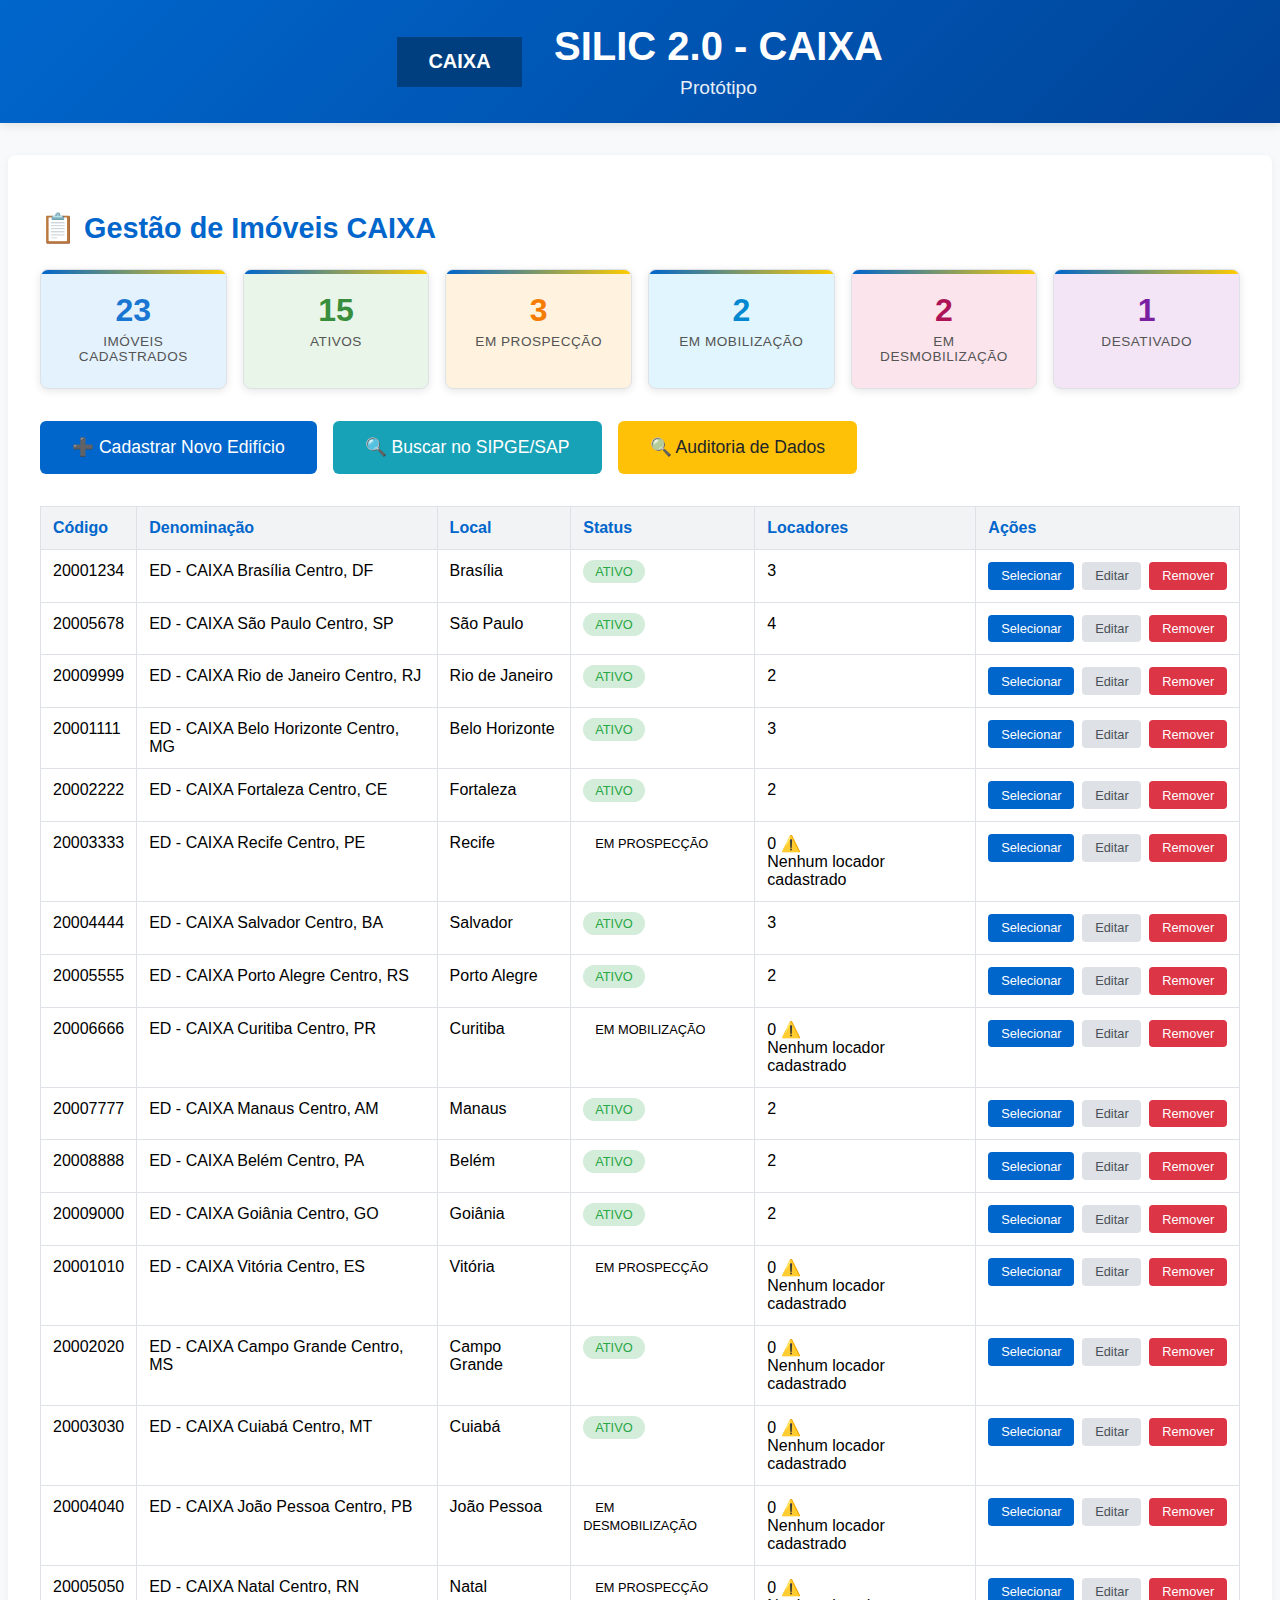
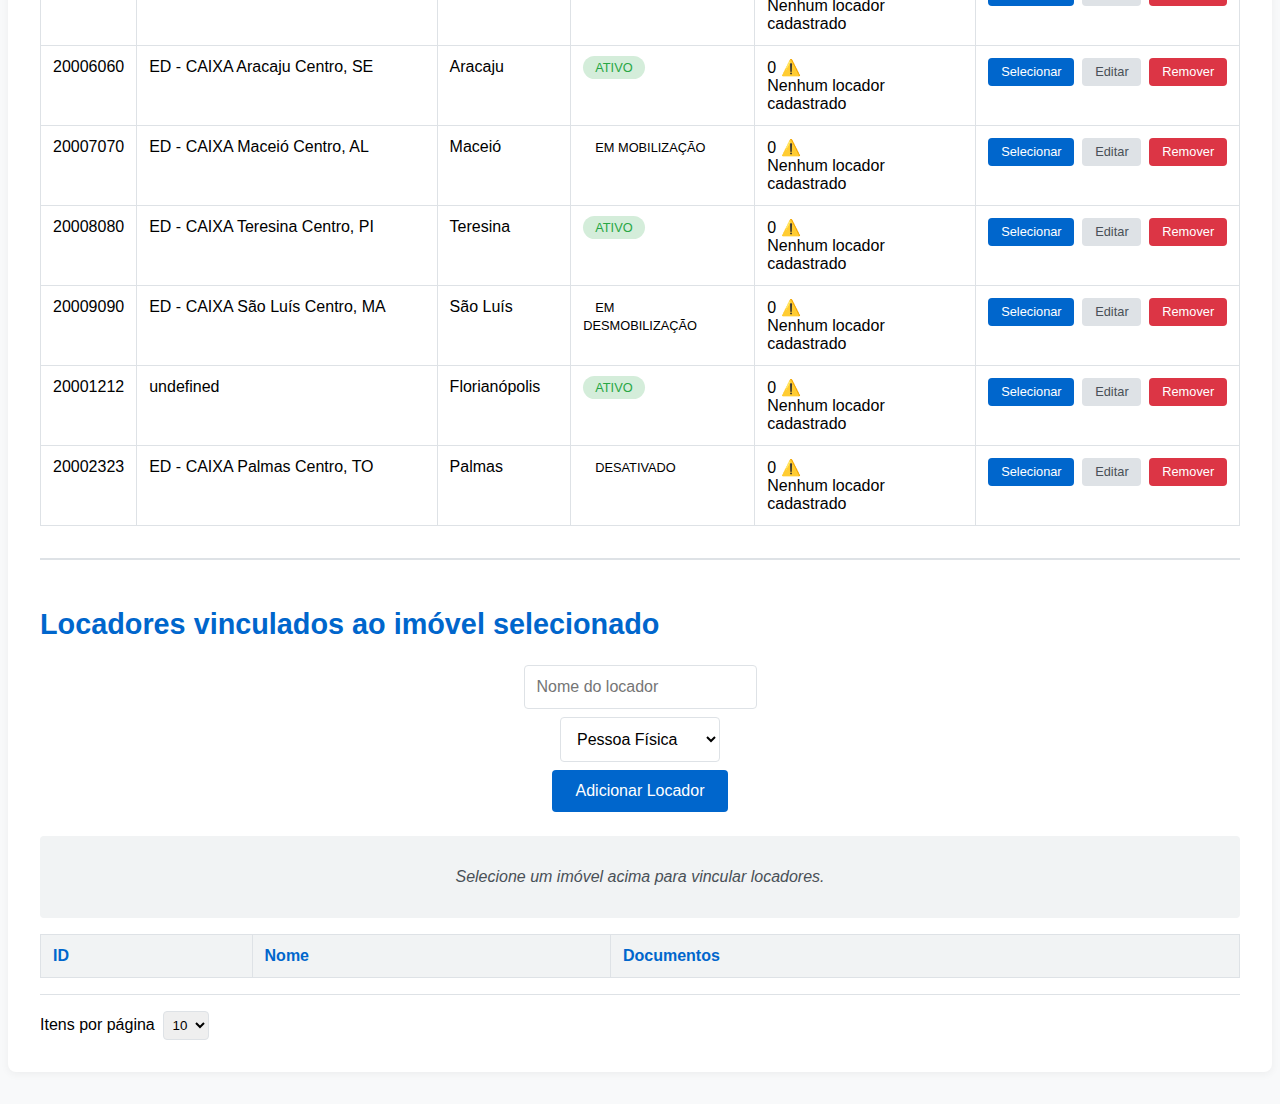
<file: CodePen-Input-Doc/2025-07-04_show/index.html>
<!DOCTYPE html>
<html lang="pt-BR">
<head>
    <meta charset="UTF-8">
    <meta name="viewport" content="width=device-width, initial-scale=1.0">
    <title>SILIC 2.0 - CAIXA</title>
    <link rel="stylesheet" href="style.css">
</head>
<body>
    <header>
        <div class="header-content">
            <div class="logo-section">
                <img src="data:image/svg+xml,%3Csvg xmlns='http://www.w3.org/2000/svg' viewBox='0 0 100 40'%3E%3Crect width='100' height='40' fill='%23003f7f'/%3E%3Ctext x='50' y='25' text-anchor='middle' fill='white' font-family='Arial, sans-serif' font-size='16' font-weight='bold'%3ECAIXA%3C/text%3E%3C/svg%3E" alt="CAIXA" class="logo">
            </div>
            <div class="title-section">
                <h1>SILIC 2.0 - CAIXA</h1>
                <p class="subtitle">Protótipo</p>
            </div>
        </div>
    </header>
    
    <main class="container">
        <!-- Seção de Cadastro de Imóveis -->
        <section class="cadastro-imoveis">
            <h2>📋 Gestão de Imóveis CAIXA</h2>
            
            <!-- Dashboard de Estatísticas -->
            <div class="dashboard-overview" style="display: grid; grid-template-columns: repeat(auto-fit, minmax(180px, 1fr)); gap: 1rem; margin-bottom: 2rem;">
                <div class="stat-card" style="background: #e3f2fd; padding: 1.5rem; border-radius: 8px; text-align: center;">
                    <div class="stat-number" id="totalImoveis" style="font-size: 2rem; font-weight: bold; color: #1976d2;">23</div>
                    <div class="stat-label" style="color: #555; margin-top: 0.5rem;">Imóveis Cadastrados</div>
                </div>
                <div class="stat-card" style="background: #e8f5e8; padding: 1.5rem; border-radius: 8px; text-align: center;">
                    <div class="stat-number" id="imoveisAtivos" style="font-size: 2rem; font-weight: bold; color: #388e3c;">15</div>
                    <div class="stat-label" style="color: #555; margin-top: 0.5rem;">Ativos</div>
                </div>
                <div class="stat-card" style="background: #fff3e0; padding: 1.5rem; border-radius: 8px; text-align: center;">
                    <div class="stat-number" id="imoveisProspeccao" style="font-size: 2rem; font-weight: bold; color: #f57c00;">3</div>
                    <div class="stat-label" style="color: #555; margin-top: 0.5rem;">Em Prospecção</div>
                </div>
                <div class="stat-card" style="background: #e1f5fe; padding: 1.5rem; border-radius: 8px; text-align: center;">
                    <div class="stat-number" id="imoveisMobilizacao" style="font-size: 2rem; font-weight: bold; color: #0288d1;">2</div>
                    <div class="stat-label" style="color: #555; margin-top: 0.5rem;">Em Mobilização</div>
                </div>
                <div class="stat-card" style="background: #fce4ec; padding: 1.5rem; border-radius: 8px; text-align: center;">
                    <div class="stat-number" id="imoveisDesmobilizacao" style="font-size: 2rem; font-weight: bold; color: #ad1457;">2</div>
                    <div class="stat-label" style="color: #555; margin-top: 0.5rem;">Em Desmobilização</div>
                </div>
                <div class="stat-card" style="background: #f3e5f5; padding: 1.5rem; border-radius: 8px; text-align: center;">
                    <div class="stat-number" id="imoveisDesativado" style="font-size: 2rem; font-weight: bold; color: #7b1fa2;">1</div>
                    <div class="stat-label" style="color: #555; margin-top: 0.5rem;">Desativado</div>
                </div>
            </div>
            
            <!-- Ações Principais -->
            <div class="main-actions" style="display: flex; gap: 1rem; margin-bottom: 2rem; flex-wrap: wrap;">
                <button id="btnNovoImovel" class="btn btn-primary" style="padding: 1rem 2rem; font-size: 1.1rem;" onclick="sistema.mostrarFormulario()">
                    ➕ Cadastrar Novo Edifício
                </button>
                <button class="btn btn-info" style="padding: 1rem 2rem;" onclick="sistema.buscarSIPGE()">
                    🔍 Buscar no SIPGE/SAP
                </button>
                <button class="btn btn-warning" style="padding: 1rem 2rem;" onclick="sistema.executarAuditoriaInterface()">
                    🔍 Auditoria de Dados
                </button>
            </div>
            
            <!-- Formulário Expandido para Imóveis (Inicialmente Oculto) -->
            <div class="form-imovel-expandido" id="formularioImovel" style="background: #f8f9fa; padding: 2rem; border-radius: 8px; margin-bottom: 2rem; display: none;">
                <h3 style="margin-bottom: 1.5rem; color: #0066cc;">🏢 Informações do Edifício</h3>
                
                <div class="form-grid" style="display: grid; grid-template-columns: repeat(auto-fit, minmax(300px, 1fr)); gap: 1rem; margin-bottom: 1rem;">
                    <div class="form-group">
                        <label for="codigoEdificio" class="form-label">Código do Edifício (SIPGE/SAP)*</label>
                        <input type="text" id="codigoEdificio" class="form-input" placeholder="20000000" pattern="2000[0-9]{4}" maxlength="8" required>
                        <small class="form-hint">8 dígitos, inicia com 2000</small>
                    </div>
                    
                    <div class="form-group">
                        <label for="statusImovel" class="form-label">Status do Imóvel*</label>
                        <select id="statusImovel" class="form-select" required>
                            <option value="">Selecione o status</option>
                            <option value="Em prospecção">Em prospecção</option>
                            <option value="Em mobilização">Em mobilização</option>
                            <option value="Ativo">Ativo</option>
                            <option value="Em desmobilização">Em desmobilização</option>
                            <option value="Desativado">Desativado</option>
                        </select>
                    </div>
                    
                    <div class="form-group">
                        <label for="denominacaoEdificio" class="form-label">Denominação do Edifício*</label>
                        <input type="text" id="denominacaoEdificio" class="form-input" placeholder="ED - Nome da Unidade, UF" required>
                        <small class="form-hint">Formato: ED - nome da unidade, UF</small>
                    </div>
                </div>
                
                <h4 style="margin: 1.5rem 0 1rem 0; color: #0066cc;">📍 Localização</h4>
                
                <div class="form-grid" style="display: grid; grid-template-columns: repeat(auto-fit, minmax(300px, 1fr)); gap: 1rem; margin-bottom: 1rem;">
                    <div class="form-group">
                        <label for="localCidade" class="form-label">Local (Cidade)*</label>
                        <input type="text" id="localCidade" class="form-input" placeholder="Nome da cidade" required>
                    </div>
                    
                    <div class="form-group">
                        <label for="ruaEndereco" class="form-label">Rua/Endereço Completo*</label>
                        <input type="text" id="ruaEndereco" class="form-input" placeholder="Nome da rua, número, complemento" required>
                    </div>
                    
                    <div class="form-group">
                        <label for="cepImovel" class="form-label">CEP*</label>
                        <input type="text" id="cepImovel" class="form-input" placeholder="00000-000" pattern="[0-9]{5}-[0-9]{3}" maxlength="9" required>
                        <small class="form-hint">Formato: 99999-999</small>
                    </div>
                </div>
                
                <h4 style="margin: 1.5rem 0 1rem 0; color: #0066cc;">📅 Validade do Objeto</h4>
                
                <div class="form-grid" style="display: grid; grid-template-columns: repeat(auto-fit, minmax(300px, 1fr)); gap: 1rem; margin-bottom: 1rem;">
                    <div class="form-group">
                        <label for="inicioValidadeObj" class="form-label">Início Validade Obj.*</label>
                        <input type="date" id="inicioValidadeObj" class="form-input" required readonly>
                        <small class="form-hint">Gerado automaticamente pelo SIPGE/SAP</small>
                    </div>
                    
                    <div class="form-group">
                        <label for="objetoValidoAte" class="form-label">Objeto Válido Até</label>
                        <input type="date" id="objetoValidoAte" class="form-input">
                        <small class="form-hint">Preenchido no momento da baixa</small>
                    </div>
                </div>
                
                <h4 style="margin: 1.5rem 0 1rem 0; color: #0066cc;">🏛️ Impostos e Tributos</h4>
                
                <div class="form-grid" style="display: grid; grid-template-columns: repeat(auto-fit, minmax(300px, 1fr)); gap: 1rem; margin-bottom: 2rem;">
                    <div class="form-group">
                        <label for="inscricaoIPTU" class="form-label">Inscrição do IPTU</label>
                        <input type="text" id="inscricaoIPTU" class="form-input" placeholder="Campo alfanumérico">
                        <small class="form-hint">Aceita letras e números</small>
                    </div>
                    
                    <div class="form-group">
                        <label for="numeroITR" class="form-label">Nº ITR</label>
                        <input type="text" id="numeroITR" class="form-input" placeholder="Campo alfanumérico">
                        <small class="form-hint">Aceita letras e números</small>
                    </div>
                </div>
                
                <div class="form-actions" style="display: flex; gap: 1rem; justify-content: flex-end;">
                    <button type="button" id="limparFormulario" class="btn btn-secondary">🗑️ Limpar</button>
                    <button type="button" id="adicionarImovel" class="btn btn-primary">➕ Cadastrar Imóvel</button>
                </div>
            </div>
            
            <!-- Tabela de Imóveis Atualizada -->
            <table class="table">
                <thead>
                    <tr>
                        <th>Código</th>
                        <th>Denominação</th>
                        <th>Local</th>
                        <th>Status</th>
                        <th>Locadores</th>
                        <th>Ações</th>
                    </tr>
                </thead>
                <tbody id="tabelaImoveis"></tbody>
            </table>
        </section>

        <!-- Seção de Locadores -->
        <section class="locadores-section">
            <h2>Locadores vinculados ao imóvel selecionado</h2>
            
            <!-- Dashboard de Estatísticas -->
            <div class="dashboard-stats" id="dashboardStats" style="display: none;">
                <div class="stat-card">
                    <div class="stat-number" id="totalLocadores">0</div>
                    <div class="stat-label">Total Locadores</div>
                </div>
                <div class="stat-card">
                    <div class="stat-number" id="docsCompletos">0</div>
                    <div class="stat-label">Docs Completos</div>
                </div>
                <div class="stat-card">
                    <div class="stat-number" id="docsPendentes">0</div>
                    <div class="stat-label">Docs Pendentes</div>
                </div>
                <div class="stat-card">
                    <div class="stat-number" id="progressoGeral">0%</div>
                    <div class="stat-label">Progresso Geral</div>
                </div>
            </div>
            
            <div class="form-group">
                <input type="text" id="nomeLocador" class="form-input" placeholder="Nome do locador">
                <select id="tipoLocador" class="form-select">
                    <option value="Pessoa Física">Pessoa Física</option>
                    <option value="Pessoa Jurídica">Pessoa Jurídica</option>
                </select>
                <button id="adicionarLocador" class="btn btn-primary">Adicionar Locador</button>
            </div>

            <!-- Controles de Busca e Filtro -->
            <div class="search-filters" id="searchFilters" style="display: none;">
                <div class="search-group">
                    <input type="text" id="buscaLocador" class="form-input" placeholder="🔍 Buscar por nome...">
                    <select id="filtroTipo" class="form-select">
                        <option value="">Todos os tipos</option>
                        <option value="Pessoa Física">Pessoa Física</option>
                        <option value="Pessoa Jurídica">Pessoa Jurídica</option>
                    </select>
                    <select id="filtroStatus" class="form-select">
                        <option value="">Todos os status</option>
                        <option value="completo">Documentos Completos</option>
                        <option value="pendente">Documentos Pendentes</option>
                    </select>
                    <button id="limparFiltros" class="btn btn-secondary btn-sm">Limpar</button>
                </div>
            </div>
            
            <div class="locadores-info">
                <p>Selecione um imóvel acima para vincular locadores.</p>
            </div>

            <!-- Toggle de Visualização -->
            <div class="view-toggle" id="viewToggle" style="display: none;">
                <button id="viewTable" class="btn btn-secondary btn-sm active">📋 Tabela</button>
                <button id="viewCards" class="btn btn-secondary btn-sm">🗂️ Cards</button>
            </div>
            
            <!-- Tabela de Locadores com Upload de Documentos -->
            <div id="tableView">
                <table class="table">
                    <thead>
                        <tr>
                            <th>ID</th>
                            <th>Nome</th>
                            <th>Documentos</th>
                        </tr>
                    </thead>
                    <tbody id="tabelaLocadores"></tbody>
                </table>
            </div>

            <!-- Visualização em Cards -->
            <div id="cardsView" style="display: none;">
                <div class="cards-container" id="cardsContainer"></div>
            </div>

            <!-- Barra de Paginação Melhorada -->
            <div class="pagination-bar">
                <div class="pagination-bar-row">
                    <div class="pagination-left">
                        Itens por página
                        <select id="itensPorPaginaSelect" class="select">
                            <option value="5">5</option>
                            <option value="10" selected>10</option>
                            <option value="20">20</option>
                            <option value="50">50</option>
                        </select>
                        <span id="resultadosInfo" class="results-info"></span>
                    </div>
                    <div class="pagination-center" id="pagination-info"></div>
                    <div class="pagination-right" id="pagination-buttons"></div>
                </div>
            </div>
        </section>
    </main>
    
    <script src="script.js"></script>
</body>
</html>
</file>
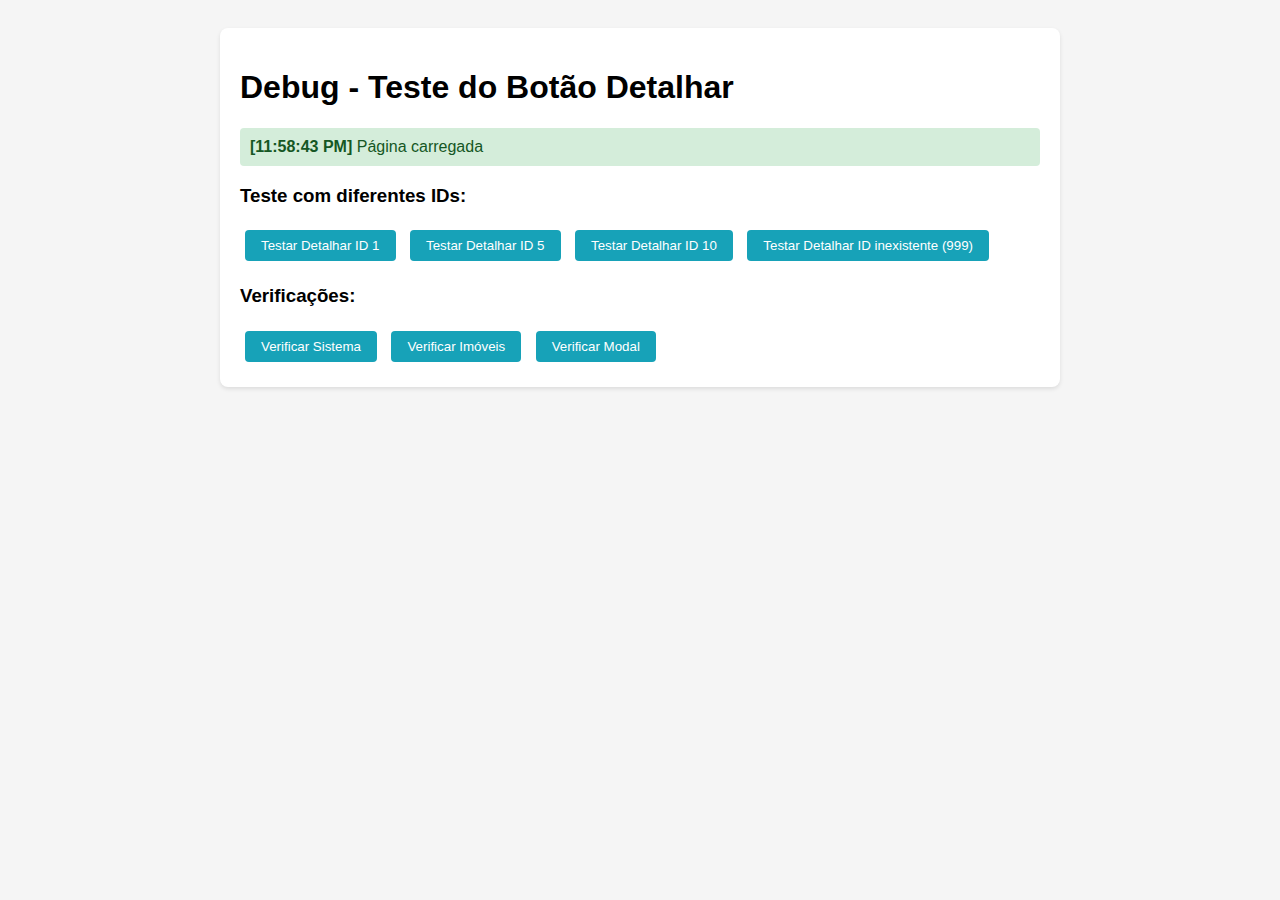
<file: debug_detalhar.html>
<!DOCTYPE html>
<html lang="pt-BR">
<head>
    <meta charset="UTF-8">
    <meta name="viewport" content="width=device-width, initial-scale=1.0">
    <title>Debug - Botão Detalhar</title>
    <style>
        body {
            font-family: Arial, sans-serif;
            padding: 20px;
            background-color: #f5f5f5;
        }
        .test-container {
            background: white;
            padding: 20px;
            border-radius: 8px;
            box-shadow: 0 2px 4px rgba(0,0,0,0.1);
            max-width: 800px;
            margin: 0 auto;
        }
        .btn {
            padding: 8px 16px;
            border: none;
            border-radius: 4px;
            cursor: pointer;
            margin: 5px;
        }
        .btn-info {
            background-color: #17a2b8;
            color: white;
        }
        .btn-info:hover {
            background-color: #138496;
        }
        .modal {
            position: fixed;
            top: 0;
            left: 0;
            width: 100%;
            height: 100%;
            background: rgba(0,0,0,0.5);
            z-index: 1000;
        }
        .modal-content {
            position: relative;
            background: white;
            margin: 5% auto;
            padding: 0;
            width: 90%;
            max-width: 800px;
            border-radius: 8px;
            max-height: 80vh;
            overflow-y: auto;
        }
        .modal-header {
            padding: 15px 20px;
            border-bottom: 1px solid #dee2e6;
            display: flex;
            justify-content: space-between;
            align-items: center;
        }
        .modal-close {
            font-size: 24px;
            cursor: pointer;
            color: #999;
        }
        .modal-body {
            padding: 20px;
        }
        .modal-footer {
            padding: 15px 20px;
            border-top: 1px solid #dee2e6;
            text-align: right;
        }
        .error-log {
            background: #f8d7da;
            color: #721c24;
            padding: 10px;
            border-radius: 4px;
            margin: 10px 0;
        }
        .success-log {
            background: #d4edda;
            color: #155724;
            padding: 10px;
            border-radius: 4px;
            margin: 10px 0;
        }
    </style>
</head>
<body>
    <div class="test-container">
        <h1>Debug - Teste do Botão Detalhar</h1>
        
        <div id="logContainer"></div>
        
        <h3>Teste com diferentes IDs:</h3>
        <button class="btn btn-info" onclick="testarDetalhar(1)">Testar Detalhar ID 1</button>
        <button class="btn btn-info" onclick="testarDetalhar(5)">Testar Detalhar ID 5</button>
        <button class="btn btn-info" onclick="testarDetalhar(10)">Testar Detalhar ID 10</button>
        <button class="btn btn-info" onclick="testarDetalhar(999)">Testar Detalhar ID inexistente (999)</button>
        
        <h3>Verificações:</h3>
        <button class="btn btn-info" onclick="verificarSistema()">Verificar Sistema</button>
        <button class="btn btn-info" onclick="verificarImoveis()">Verificar Imóveis</button>
        <button class="btn btn-info" onclick="verificarModal()">Verificar Modal</button>
    </div>

    <!-- Modal de Detalhes (cópia do original) -->
    <div id="modalDetalhesImovel" class="modal" style="display: none;">
        <div class="modal-content">
            <div class="modal-header">
                <h3>Detalhes do Imóvel</h3>
                <span class="modal-close" onclick="fecharModal()">&times;</span>
            </div>
            <div class="modal-body">
                <div id="detalhesImovelContent">
                    <!-- Conteúdo será preenchido dinamicamente -->
                </div>
            </div>
            <div class="modal-footer">
                <button class="btn btn-secondary" onclick="fecharModal()">Fechar</button>
            </div>
        </div>
    </div>

    <script src="script.js?v=20250709"></script>
    <script>
        function log(message, type = 'info') {
            const container = document.getElementById('logContainer');
            const div = document.createElement('div');
            div.className = type === 'error' ? 'error-log' : 'success-log';
            div.innerHTML = `<strong>[${new Date().toLocaleTimeString()}]</strong> ${message}`;
            container.appendChild(div);
            console.log(message);
        }

        function testarDetalhar(id) {
            try {
                log(`Tentando chamar sistema.mostrarDetalhesImovel(${id})`);
                
                if (!window.sistema) {
                    log('ERRO: Sistema não está disponível!', 'error');
                    return;
                }
                
                if (typeof sistema.mostrarDetalhesImovel !== 'function') {
                    log('ERRO: Função mostrarDetalhesImovel não existe!', 'error');
                    return;
                }
                
                sistema.mostrarDetalhesImovel(id);
                log(`Função chamada com sucesso para ID ${id}`);
                
                // Verificar se o modal foi aberto
                setTimeout(() => {
                    const modal = document.getElementById('modalDetalhesImovel');
                    if (modal && modal.style.display !== 'none') {
                        log(`Modal aberto com sucesso para ID ${id}`);
                    } else {
                        log(`ERRO: Modal não foi aberto para ID ${id}`, 'error');
                    }
                }, 100);
                
            } catch (error) {
                log(`ERRO: ${error.message}`, 'error');
                console.error(error);
            }
        }

        function verificarSistema() {
            try {
                log('Verificando sistema...');
                
                if (!window.sistema) {
                    log('ERRO: Sistema não está carregado!', 'error');
                    return;
                }
                
                log(`Sistema carregado com sucesso`);
                log(`Tipo do sistema: ${typeof sistema}`);
                log(`Métodos disponíveis: ${Object.getOwnPropertyNames(Object.getPrototypeOf(sistema)).join(', ')}`);
                
            } catch (error) {
                log(`ERRO: ${error.message}`, 'error');
            }
        }

        function verificarImoveis() {
            try {
                log('Verificando imóveis...');
                
                if (!window.sistema || !sistema.imoveis) {
                    log('ERRO: Imóveis não disponíveis!', 'error');
                    return;
                }
                
                log(`Total de imóveis: ${sistema.imoveis.length}`);
                
                if (sistema.imoveis.length > 0) {
                    log(`Primeiro imóvel ID: ${sistema.imoveis[0].id}`);
                    log(`Primeiro imóvel: ${JSON.stringify(sistema.imoveis[0], null, 2)}`);
                }
                
            } catch (error) {
                log(`ERRO: ${error.message}`, 'error');
            }
        }

        function verificarModal() {
            try {
                log('Verificando modal...');
                
                const modal = document.getElementById('modalDetalhesImovel');
                if (!modal) {
                    log('ERRO: Modal não encontrado!', 'error');
                    return;
                }
                
                log(`Modal encontrado`);
                log(`Display atual: ${modal.style.display}`);
                
                const content = document.getElementById('detalhesImovelContent');
                if (!content) {
                    log('ERRO: Container de conteúdo do modal não encontrado!', 'error');
                    return;
                }
                
                log(`Container de conteúdo encontrado`);
                
            } catch (error) {
                log(`ERRO: ${error.message}`, 'error');
            }
        }

        function fecharModal() {
            const modal = document.getElementById('modalDetalhesImovel');
            if (modal) {
                modal.style.display = 'none';
                log('Modal fechado');
            }
        }

        // Aguardar carregamento
        window.addEventListener('load', () => {
            log('Página carregada');
            
            setTimeout(() => {
                verificarSistema();
            }, 1000);
        });

        // Interceptar erros JavaScript
        window.addEventListener('error', (event) => {
            log(`ERRO JavaScript: ${event.message} em ${event.filename}:${event.lineno}`, 'error');
        });
    </script>
</body>
</html>
</file>
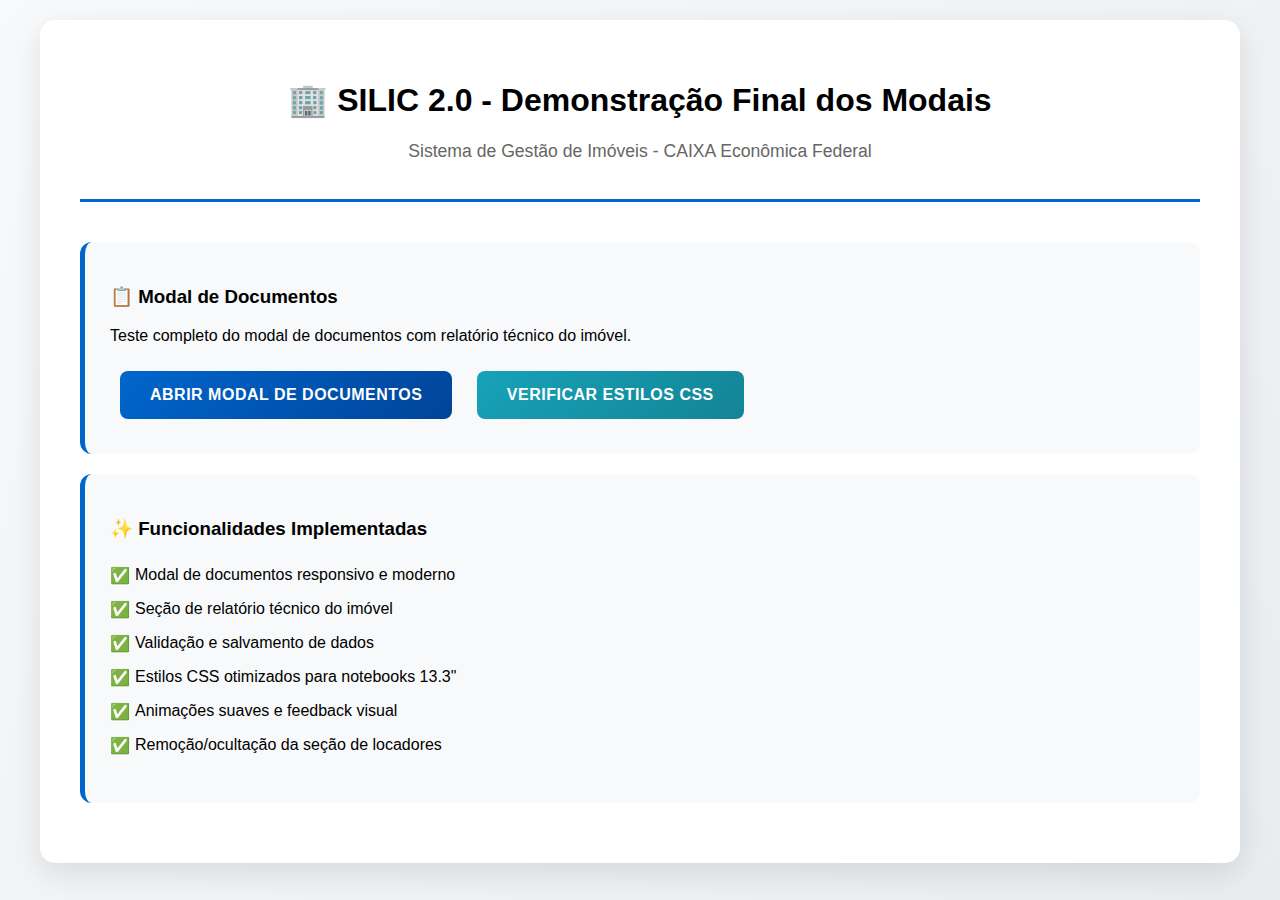
<file: demonstracao_final.html>
<!DOCTYPE html>
<html lang="pt-BR">
<head>
    <meta charset="UTF-8">
    <meta name="viewport" content="width=device-width, initial-scale=1.0">
    <title>Demonstração Final - Modais SILIC 2.0</title>
    <link rel="stylesheet" href="style.css">
    <style>
        body { 
            padding: 20px; 
            background: linear-gradient(135deg, #f8f9fa, #e9ecef);
            font-family: 'Segoe UI', sans-serif;
            min-height: 100vh;
        }
        .demo-container {
            max-width: 1200px;
            margin: 0 auto;
            background: white;
            padding: 40px;
            border-radius: 15px;
            box-shadow: 0 10px 30px rgba(0,0,0,0.1);
        }
        .demo-header {
            text-align: center;
            margin-bottom: 40px;
            padding-bottom: 20px;
            border-bottom: 3px solid #0066cc;
        }
        .demo-section {
            background: #f8f9fa;
            padding: 25px;
            margin: 20px 0;
            border-radius: 12px;
            border-left: 5px solid #0066cc;
        }
        .demo-btn {
            background: linear-gradient(135deg, #0066cc, #004499);
            color: white;
            padding: 15px 30px;
            border: none;
            border-radius: 8px;
            cursor: pointer;
            font-size: 16px;
            font-weight: 600;
            margin: 10px;
            transition: all 0.3s ease;
            text-transform: uppercase;
            letter-spacing: 0.5px;
        }
        .demo-btn:hover {
            background: linear-gradient(135deg, #004499, #003366);
            transform: translateY(-2px);
            box-shadow: 0 6px 16px rgba(0, 102, 204, 0.4);
        }
        .demo-btn.success {
            background: linear-gradient(135deg, #28a745, #1e7e34);
        }
        .demo-btn.warning {
            background: linear-gradient(135deg, #ffc107, #e0a800);
            color: #212529;
        }
        .demo-btn.info {
            background: linear-gradient(135deg, #17a2b8, #138496);
        }
        .status-panel {
            background: #e7f3ff;
            border: 1px solid #b3d9ff;
            padding: 20px;
            border-radius: 8px;
            margin: 20px 0;
        }
        .feature-list {
            list-style: none;
            padding: 0;
        }
        .feature-list li {
            padding: 8px 0;
            padding-left: 25px;
            position: relative;
        }
        .feature-list li:before {
            content: "✅";
            position: absolute;
            left: 0;
        }
    </style>
</head>
<body>
    <div class="demo-container">
        <div class="demo-header">
            <h1>🏢 SILIC 2.0 - Demonstração Final dos Modais</h1>
            <p style="color: #666; font-size: 1.1rem;">Sistema de Gestão de Imóveis - CAIXA Econômica Federal</p>
        </div>
        
        <div class="demo-section">
            <h3>📋 Modal de Documentos</h3>
            <p>Teste completo do modal de documentos com relatório técnico do imóvel.</p>
            <button class="demo-btn" onclick="abrirModalDocumentos()">Abrir Modal de Documentos</button>
            <button class="demo-btn info" onclick="verificarEstilosModais()">Verificar Estilos CSS</button>
        </div>
        
        <div class="demo-section">
            <h3>✨ Funcionalidades Implementadas</h3>
            <ul class="feature-list">
                <li>Modal de documentos responsivo e moderno</li>
                <li>Seção de relatório técnico do imóvel</li>
                <li>Validação e salvamento de dados</li>
                <li>Estilos CSS otimizados para notebooks 13.3"</li>
                <li>Animações suaves e feedback visual</li>
                <li>Remoção/ocultação da seção de locadores</li>
            </ul>
        </div>
        
        <div id="resultadoDemo" class="status-panel" style="display: none;">
            <!-- Resultados dos testes aparecerão aqui -->
        </div>
    </div>

    <!-- Modal de Documentos -->
    <div id="modalDocumentos" class="modal" style="display: none;">
        <div class="modal-content" style="max-width: 1000px;">
            <div class="modal-header">
                <h3>📋 Documentos do Imóvel e Relatório Técnico</h3>
                <span class="modal-close" onclick="fecharModalDocumentos()">&times;</span>
            </div>
            <div class="modal-body">
                <div id="infoImovelDocumentos" class="mb-3" style="background: #f8f9fa; padding: 1rem; border-radius: 6px; border: 1px solid #e9ecef;">
                    <h5>📍 Imóvel Demonstração</h5>
                    <p><strong>Endereço:</strong> Av. Paulista, 1000 - Bela Vista - São Paulo/SP</p>
                    <p><strong>CEP:</strong> 01310-100</p>
                    <p><strong>Tipo:</strong> Comercial</p>
                </div>
                
                <!-- Documentos do Imóvel -->
                <div class="documentos-imovel mb-4">
                    <h4 style="color: #333; border-bottom: 2px solid #007bff; padding-bottom: 0.5rem; margin-bottom: 1rem;">
                        📋 Documentos do Imóvel
                    </h4>
                    <div id="documentosImovelContainer">
                        <div class="documento-card">
                            <h6>📄 Escritura do Imóvel</h6>
                            <p><span style="color: #28a745; font-weight: 600;">✅ Aprovado</span> | Data: 15/12/2024</p>
                        </div>
                        <div class="documento-card">
                            <h6>📋 Certidão de Matrícula</h6>
                            <p><span style="color: #ffc107; font-weight: 600;">⏳ Pendente</span> | Data: 02/01/2025</p>
                        </div>
                        <div class="documento-card">
                            <h6>🏗️ Alvará de Construção</h6>
                            <p><span style="color: #28a745; font-weight: 600;">✅ Aprovado</span> | Data: 10/01/2025</p>
                        </div>
                    </div>
                </div>

                <!-- Relatório Técnico do Imóvel -->
                <div class="relatorio-tecnico mb-4">
                    <h4 style="color: #333; border-bottom: 2px solid #ff6b35; padding-bottom: 0.5rem; margin-bottom: 1rem;">
                        🔧 Relatório Técnico do Imóvel
                    </h4>
                    <div id="relatorioTecnicoContainer">
                        <div style="display: grid; grid-template-columns: repeat(auto-fit, minmax(300px, 1fr)); gap: 1rem; margin-bottom: 1rem;">
                            <div class="form-group">
                                <label for="areaContratada" style="font-weight: 600; color: #333; margin-bottom: 0.5rem; display: block;">Área a ser Contratada (m²)</label>
                                <input type="number" id="areaContratada" class="form-input" placeholder="Ex: 1250.50" step="0.01" value="1250.50">
                            </div>
                            <div class="form-group">
                                <label for="valorTotalObra" style="font-weight: 600; color: #333; margin-bottom: 0.5rem; display: block;">Valor Total da Obra (R$)</label>
                                <input type="number" id="valorTotalObra" class="form-input" placeholder="Ex: 150000.00" step="0.01" value="150000.00">
                            </div>
                            <div class="form-group">
                                <label for="valorObraCaixa" style="font-weight: 600; color: #333; margin-bottom: 0.5rem; display: block;">Valor da Obra CAIXA (R$)</label>
                                <input type="number" id="valorObraCaixa" class="form-input" placeholder="Ex: 120000.00" step="0.01" value="120000.00">
                            </div>
                            <div class="form-group">
                                <label for="valorObraLocador" style="font-weight: 600; color: #333; margin-bottom: 0.5rem; display: block;">Valor da Obra LOCADOR (R$)</label>
                                <input type="number" id="valorObraLocador" class="form-input" placeholder="Ex: 30000.00" step="0.01" value="30000.00">
                            </div>
                            <div class="form-group">
                                <label for="prazoTotal" style="font-weight: 600; color: #333; margin-bottom: 0.5rem; display: block;">Prazo Total (meses)</label>
                                <input type="number" id="prazoTotal" class="form-input" placeholder="Ex: 18" min="1" value="18">
                            </div>
                            <div class="form-group">
                                <label for="prazoCaixa" style="font-weight: 600; color: #333; margin-bottom: 0.5rem; display: block;">Prazo CAIXA (meses)</label>
                                <input type="number" id="prazoCaixa" class="form-input" placeholder="Ex: 12" min="1" value="12">
                            </div>
                            <div class="form-group">
                                <label for="prazoLocador" style="font-weight: 600; color: #333; margin-bottom: 0.5rem; display: block;">Prazo LOCADOR (meses)</label>
                                <input type="number" id="prazoLocador" class="form-input" placeholder="Ex: 6" min="1" value="6">
                            </div>
                        </div>
                        <div style="text-align: center; margin-top: 1.5rem;">
                            <button class="btn btn-success" onclick="salvarRelatorioTecnico()">💾 Salvar Relatório</button>
                            <button class="btn btn-secondary" onclick="limparRelatorioTecnico()">🗑️ Limpar Campos</button>
                            <button class="btn btn-info" onclick="calcularTotais()">🧮 Calcular Totais</button>
                        </div>
                        <div id="statusRelatorio" style="margin-top: 1rem; padding: 0.75rem; border-radius: 6px; display: none;"></div>
                    </div>
                </div>
            </div>
            <div class="modal-footer">
                <button class="btn btn-secondary" onclick="fecharModalDocumentos()">Fechar</button>
                <button class="btn btn-primary" onclick="imprimirRelatorio()">🖨️ Imprimir Relatório</button>
                <button class="btn btn-success" onclick="exportarPDF()">📄 Exportar PDF</button>
            </div>
        </div>
    </div>

    <script>
        function abrirModalDocumentos() {
            document.getElementById('modalDocumentos').style.display = 'block';
            mostrarResultado('✅ Modal de documentos aberto com sucesso! Verifique a apresentação dos estilos.', 'success');
        }
        
        function fecharModalDocumentos() {
            document.getElementById('modalDocumentos').style.display = 'none';
            mostrarResultado('🔒 Modal de documentos fechado.', 'info');
        }
        
        function verificarEstilosModais() {
            const modal = document.getElementById('modalDocumentos');
            const modalContent = modal.querySelector('.modal-content');
            const computedStyles = window.getComputedStyle(modalContent);
            
            let resultado = '<h4>🔍 Verificação dos Estilos CSS:</h4>';
            resultado += `<p><strong>Display:</strong> ${computedStyles.display}</p>`;
            resultado += `<p><strong>Background:</strong> ${computedStyles.backgroundColor}</p>`;
            resultado += `<p><strong>Border Radius:</strong> ${computedStyles.borderRadius}</p>`;
            resultado += `<p><strong>Box Shadow:</strong> ${computedStyles.boxShadow}</p>`;
            resultado += `<p><strong>Max Width:</strong> ${computedStyles.maxWidth}</p>`;
            resultado += `<p><strong>Margin:</strong> ${computedStyles.margin}</p>`;
            
            mostrarResultado(resultado, 'info');
        }
        
        function salvarRelatorioTecnico() {
            const dados = {
                area: document.getElementById('areaContratada').value,
                valorTotal: document.getElementById('valorTotalObra').value,
                valorCaixa: document.getElementById('valorObraCaixa').value,
                valorLocador: document.getElementById('valorObraLocador').value,
                prazoTotal: document.getElementById('prazoTotal').value,
                prazoCaixa: document.getElementById('prazoCaixa').value,
                prazoLocador: document.getElementById('prazoLocador').value
            };
            
            const statusDiv = document.getElementById('statusRelatorio');
            statusDiv.style.display = 'block';
            statusDiv.style.background = '#d4edda';
            statusDiv.style.color = '#155724';
            statusDiv.style.border = '1px solid #c3e6cb';
            statusDiv.innerHTML = '✅ Relatório técnico salvo com sucesso!';
            
            mostrarResultado('💾 Relatório técnico salvo com dados: ' + JSON.stringify(dados, null, 2), 'success');
        }
        
        function limparRelatorioTecnico() {
            const inputs = document.querySelectorAll('#relatorioTecnicoContainer input');
            inputs.forEach(input => input.value = '');
            
            const statusDiv = document.getElementById('statusRelatorio');
            statusDiv.style.display = 'block';
            statusDiv.style.background = '#fff3cd';
            statusDiv.style.color = '#856404';
            statusDiv.style.border = '1px solid #ffeaa7';
            statusDiv.innerHTML = '🗑️ Campos do relatório técnico limpos!';
            
            mostrarResultado('🗑️ Todos os campos do relatório técnico foram limpos.', 'warning');
        }
        
        function calcularTotais() {
            const valorCaixa = parseFloat(document.getElementById('valorObraCaixa').value) || 0;
            const valorLocador = parseFloat(document.getElementById('valorObraLocador').value) || 0;
            const total = valorCaixa + valorLocador;
            
            document.getElementById('valorTotalObra').value = total.toFixed(2);
            
            mostrarResultado(`🧮 Cálculo realizado: CAIXA (R$ ${valorCaixa.toFixed(2)}) + LOCADOR (R$ ${valorLocador.toFixed(2)}) = TOTAL (R$ ${total.toFixed(2)})`, 'info');
        }
        
        function imprimirRelatorio() {
            mostrarResultado('🖨️ Funcionalidade de impressão do relatório seria implementada aqui.', 'info');
        }
        
        function exportarPDF() {
            mostrarResultado('📄 Funcionalidade de exportação para PDF seria implementada aqui.', 'info');
        }
        
        function mostrarResultado(mensagem, tipo) {
            const div = document.getElementById('resultadoDemo');
            div.style.display = 'block';
            
            const cores = {
                success: { bg: '#d4edda', border: '#c3e6cb', text: '#155724' },
                warning: { bg: '#fff3cd', border: '#ffeaa7', text: '#856404' },
                info: { bg: '#e7f3ff', border: '#b3d9ff', text: '#0c5460' },
                error: { bg: '#f8d7da', border: '#f5c6cb', text: '#721c24' }
            };
            
            const cor = cores[tipo] || cores.info;
            div.style.background = cor.bg;
            div.style.borderColor = cor.border;
            div.style.color = cor.text;
            div.innerHTML = `<strong>Resultado:</strong><br>${mensagem}`;
            
            // Auto scroll para o resultado
            div.scrollIntoView({ behavior: 'smooth', block: 'nearest' });
        }
        
        // Fechar modal ao clicar fora
        window.onclick = function(event) {
            const modal = document.getElementById('modalDocumentos');
            if (event.target === modal) {
                fecharModalDocumentos();
            }
        }
        
        // Atalhos de teclado
        document.addEventListener('keydown', function(event) {
            if (event.key === 'Escape') {
                fecharModalDocumentos();
            }
        });
    </script>
</body>
</html>
</file>
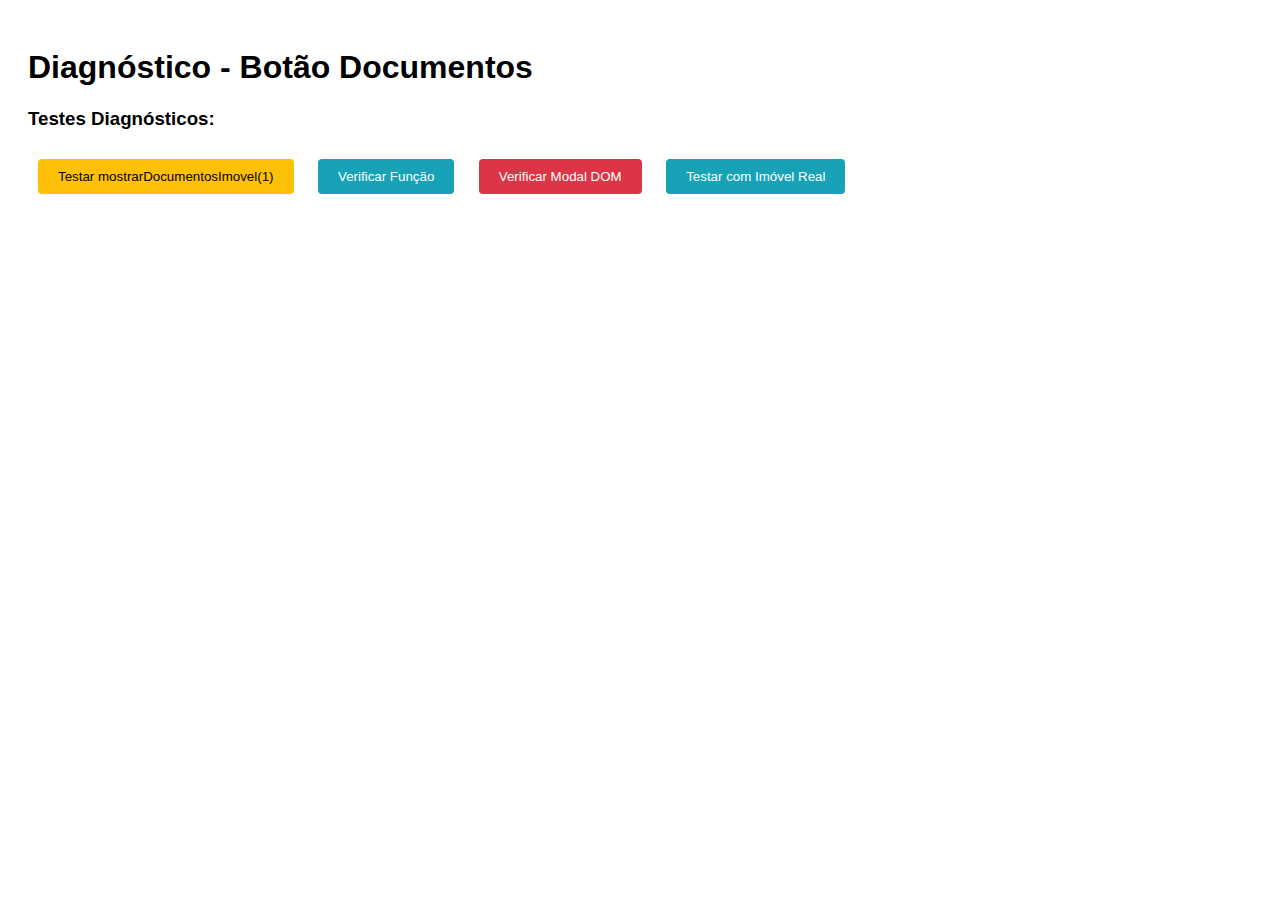
<file: diagnostico_documentos.html>
<!DOCTYPE html>
<html lang="pt-BR">
<head>
    <meta charset="UTF-8">
    <meta name="viewport" content="width=device-width, initial-scale=1.0">
    <title>Diagnóstico - Botão Documentos</title>
    <style>
        body { font-family: Arial, sans-serif; padding: 20px; }
        .btn { padding: 10px 20px; border: none; border-radius: 4px; cursor: pointer; margin: 10px; }
        .btn-warning { background-color: #ffc107; color: black; }
        .btn-danger { background-color: #dc3545; color: white; }
        .btn-info { background-color: #17a2b8; color: white; }
        .log { 
            background: #f8f9fa; 
            border: 1px solid #dee2e6; 
            padding: 10px; 
            margin: 10px 0; 
            border-radius: 4px; 
            font-family: monospace; 
            font-size: 12px;
        }
        .success { background-color: #d4edda; color: #155724; }
        .error { background-color: #f8d7da; color: #721c24; }
        .warning { background-color: #fff3cd; color: #856404; }
    </style>
</head>
<body>
    <h1>Diagnóstico - Botão Documentos</h1>
    
    <h3>Testes Diagnósticos:</h3>
    <button class="btn btn-warning" onclick="testarMostrarDocumentos()">Testar mostrarDocumentosImovel(1)</button>
    <button class="btn btn-info" onclick="verificarFuncao()">Verificar Função</button>
    <button class="btn btn-danger" onclick="verificarModal()">Verificar Modal DOM</button>
    <button class="btn btn-info" onclick="testarComImovelReal()">Testar com Imóvel Real</button>
    
    <div id="resultado"></div>

    <script src="script.js?v=20250709"></script>
    <script>
        function log(msg, type = 'info') {
            const div = document.getElementById('resultado');
            const logDiv = document.createElement('div');
            logDiv.className = 'log ' + (type === 'error' ? 'error' : type === 'success' ? 'success' : type === 'warning' ? 'warning' : '');
            logDiv.innerHTML = `<strong>[${new Date().toLocaleTimeString()}]</strong> ${msg}`;
            div.appendChild(logDiv);
            console.log(msg);
        }

        function testarMostrarDocumentos() {
            log('=== TESTANDO mostrarDocumentosImovel(1) ===');
            
            if (!window.sistema) {
                log('ERRO: Sistema não carregado!', 'error');
                return;
            }
            
            if (typeof window.sistema.mostrarDocumentosImovel !== 'function') {
                log('ERRO: Função mostrarDocumentosImovel não existe!', 'error');
                return;
            }
            
            log('✅ Função mostrarDocumentosImovel existe', 'success');
            
            try {
                window.sistema.mostrarDocumentosImovel(1);
                log('Função executada sem erros!', 'success');
                
                // Verificar se modal foi aberto
                setTimeout(() => {
                    const modal = document.getElementById('modalDocumentos');
                    if (modal && modal.style.display === 'block') {
                        log('✅ Modal de documentos aberto com sucesso!', 'success');
                    } else {
                        log('❌ Modal de documentos não foi aberto', 'error');
                        if (modal) {
                            log(`Display do modal: ${modal.style.display}`, 'warning');
                        } else {
                            log('Modal não existe no DOM', 'error');
                        }
                    }
                }, 100);
                
            } catch (e) {
                log(`ERRO na execução: ${e.message}`, 'error');
                console.error(e);
            }
        }

        function verificarFuncao() {
            log('=== VERIFICANDO FUNÇÃO ===');
            
            if (!window.sistema) {
                log('ERRO: Sistema não carregado', 'error');
                return;
            }
            
            // Verificar se todas as funções relacionadas existem
            const funcoes = [
                'mostrarDocumentosImovel',
                'preencherInfoImovelDocumentos',
                'preencherDocumentosImovel',
                'preencherDocumentosLocadores',
                'atualizarResumoStatusDocumentos',
                'obterInfoStatusDocumento',
                'gerarDocumentosLocador',
                'fecharModalDocumentos'
            ];
            
            funcoes.forEach(funcao => {
                if (typeof window.sistema[funcao] === 'function') {
                    log(`✅ ${funcao}: EXISTE`, 'success');
                } else {
                    log(`❌ ${funcao}: NÃO EXISTE`, 'error');
                }
            });
            
            // Verificar propriedades
            log(`Imóveis: ${window.sistema.imoveis ? window.sistema.imoveis.length : 'INDEFINIDO'}`);
            log(`Locadores: ${window.sistema.locadores ? window.sistema.locadores.length : 'INDEFINIDO'}`);
        }

        function verificarModal() {
            log('=== VERIFICANDO MODAL NO DOM ===');
            
            const modal = document.getElementById('modalDocumentos');
            if (!modal) {
                log('❌ Modal modalDocumentos não encontrado no DOM!', 'error');
                return;
            }
            
            log('✅ Modal modalDocumentos encontrado', 'success');
            log(`Display atual: ${modal.style.display}`);
            
            // Verificar elementos filhos
            const elementos = [
                'infoImovelDocumentos',
                'documentosImovelContainer', 
                'documentosLocadoresContainer',
                'totalEntregues',
                'totalPendentes',
                'totalAnalise',
                'totalRejeitados'
            ];
            
            elementos.forEach(id => {
                const elemento = document.getElementById(id);
                if (elemento) {
                    log(`✅ ${id}: encontrado`, 'success');
                } else {
                    log(`❌ ${id}: NÃO encontrado`, 'error');
                }
            });
        }

        function testarComImovelReal() {
            log('=== TESTANDO COM IMÓVEL REAL ===');
            
            if (!window.sistema || !window.sistema.imoveis || window.sistema.imoveis.length === 0) {
                log('ERRO: Nenhum imóvel disponível!', 'error');
                return;
            }
            
            const primeiroImovel = window.sistema.imoveis[0];
            log(`Testando com imóvel: ${primeiroImovel.denominacao} (ID: ${primeiroImovel.id})`, 'warning');
            
            // Verificar se o imóvel tem documentos
            if (primeiroImovel.documentosImovel) {
                log('✅ Imóvel possui documentos', 'success');
                log(`Documentos: ${Object.keys(primeiroImovel.documentosImovel).length}`);
            } else {
                log('⚠️ Imóvel não possui documentos', 'warning');
            }
            
            // Verificar locadores vinculados
            const locadoresDoImovel = window.sistema.locadores.filter(l => l.imovelId === primeiroImovel.id);
            log(`Locadores vinculados: ${locadoresDoImovel.length}`, locadoresDoImovel.length > 0 ? 'success' : 'warning');
            
            try {
                window.sistema.mostrarDocumentosImovel(primeiroImovel.id);
                log('✅ Função chamada com sucesso!', 'success');
            } catch (e) {
                log(`❌ ERRO: ${e.message}`, 'error');
            }
        }

        // Interceptar alertas para ver o que está acontecendo
        const originalAlert = window.alert;
        window.alert = function(message) {
            log(`🚨 ALERT: ${message}`, 'warning');
            return originalAlert(message);
        };

        // Aguardar carregamento
        window.addEventListener('load', () => {
            setTimeout(() => {
                log('Página carregada. Iniciando diagnóstico...');
                if (window.sistema) {
                    log(`✅ Sistema carregado: ${typeof window.sistema}`, 'success');
                    verificarFuncao();
                } else {
                    log('❌ Sistema NÃO carregado', 'error');
                }
            }, 1000);
        });

        // Interceptar erros
        window.addEventListener('error', (event) => {
            log(`💥 ERRO JavaScript: ${event.message} em ${event.filename}:${event.lineno}`, 'error');
        });
    </script>
</body>
</html>
</file>
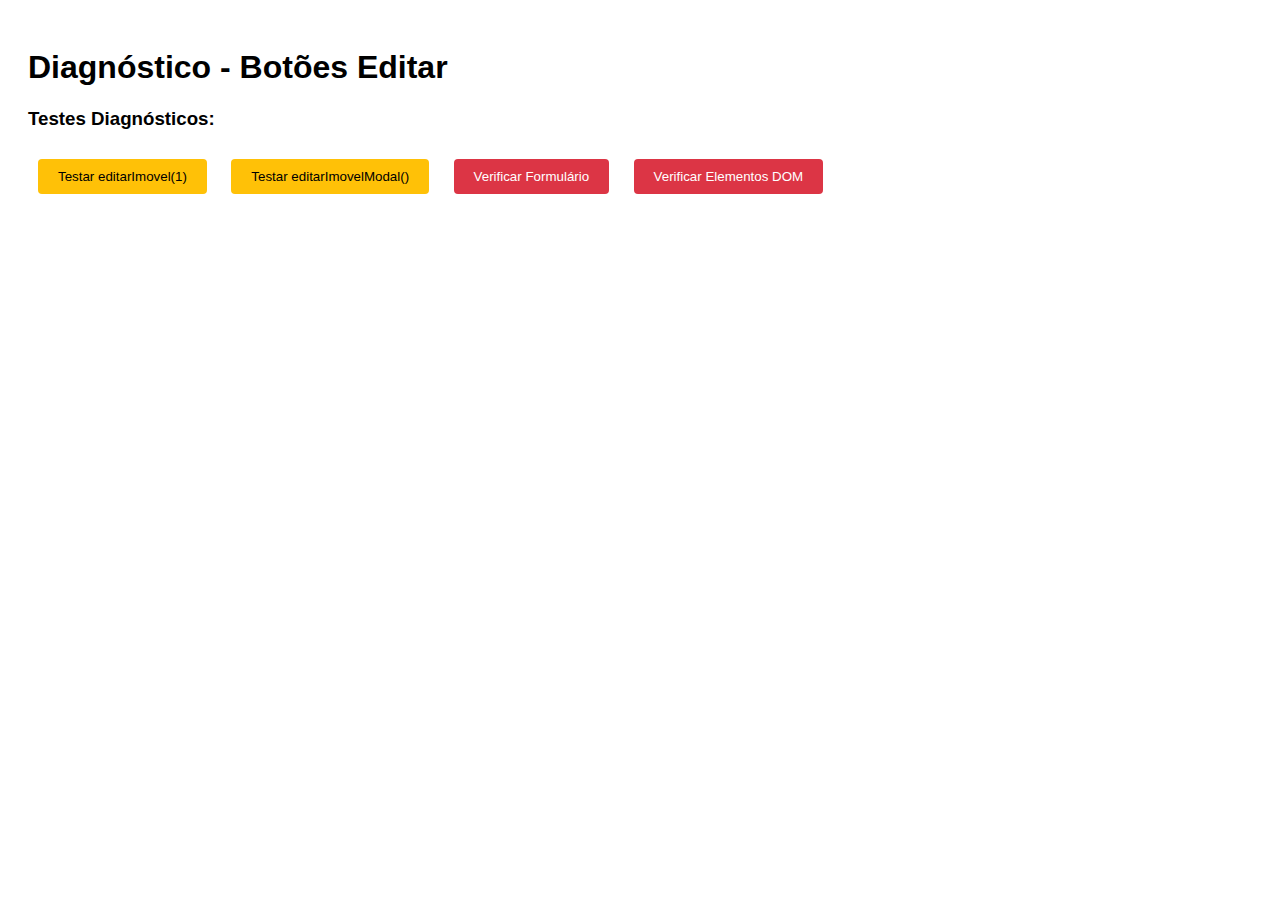
<file: diagnostico_editar.html>
<!DOCTYPE html>
<html lang="pt-BR">
<head>
    <meta charset="UTF-8">
    <meta name="viewport" content="width=device-width, initial-scale=1.0">
    <title>Diagnóstico - Botões Editar</title>
    <style>
        body { font-family: Arial, sans-serif; padding: 20px; }
        .btn { padding: 10px 20px; border: none; border-radius: 4px; cursor: pointer; margin: 10px; }
        .btn-warning { background-color: #ffc107; color: black; }
        .btn-danger { background-color: #dc3545; color: white; }
        .log { 
            background: #f8f9fa; 
            border: 1px solid #dee2e6; 
            padding: 10px; 
            margin: 10px 0; 
            border-radius: 4px; 
            font-family: monospace; 
            font-size: 12px;
        }
        .success { background-color: #d4edda; color: #155724; }
        .error { background-color: #f8d7da; color: #721c24; }
        .warning { background-color: #fff3cd; color: #856404; }
    </style>
</head>
<body>
    <h1>Diagnóstico - Botões Editar</h1>
    
    <h3>Testes Diagnósticos:</h3>
    <button class="btn btn-warning" onclick="testarEditarImovel()">Testar editarImovel(1)</button>
    <button class="btn btn-warning" onclick="testarEditarImovelModal()">Testar editarImovelModal()</button>
    <button class="btn btn-danger" onclick="verificarFormulario()">Verificar Formulário</button>
    <button class="btn btn-danger" onclick="verificarElementos()">Verificar Elementos DOM</button>
    
    <div id="resultado"></div>

    <script src="script.js?v=20250709"></script>
    <script>
        function log(msg, type = 'info') {
            const div = document.getElementById('resultado');
            const logDiv = document.createElement('div');
            logDiv.className = 'log ' + (type === 'error' ? 'error' : type === 'success' ? 'success' : type === 'warning' ? 'warning' : '');
            logDiv.innerHTML = `<strong>[${new Date().toLocaleTimeString()}]</strong> ${msg}`;
            div.appendChild(logDiv);
            console.log(msg);
        }

        function testarEditarImovel() {
            log('=== TESTANDO editarImovel(1) ===');
            
            if (!window.sistema) {
                log('ERRO: Sistema não carregado!', 'error');
                return;
            }
            
            if (typeof window.sistema.editarImovel !== 'function') {
                log('ERRO: Função editarImovel não existe!', 'error');
                return;
            }
            
            if (!window.sistema.imoveis || window.sistema.imoveis.length === 0) {
                log('ERRO: Nenhum imóvel disponível!', 'error');
                return;
            }
            
            const primeiroImovel = window.sistema.imoveis[0];
            log(`Testando com imóvel ID: ${primeiroImovel.id} (${primeiroImovel.denominacao})`);
            
            try {
                window.sistema.editarImovel(primeiroImovel.id);
                log('Função editarImovel() executada sem erros!', 'success');
                
                // Verificar se entrou em modo de edição
                setTimeout(() => {
                    if (window.sistema.imovelEditando) {
                        log(`Modo edição ativo: ID ${window.sistema.imovelEditando}`, 'success');
                    } else {
                        log('AVISO: Modo edição não foi ativado', 'warning');
                    }
                    
                    // Verificar se formulário foi preenchido
                    const codigo = document.getElementById('codigoEdificio');
                    if (codigo && codigo.value) {
                        log(`Formulário preenchido com código: ${codigo.value}`, 'success');
                    } else {
                        log('ERRO: Formulário não foi preenchido', 'error');
                    }
                }, 100);
                
            } catch (e) {
                log(`ERRO: ${e.message}`, 'error');
                console.error(e);
            }
        }

        function testarEditarImovelModal() {
            log('=== TESTANDO editarImovelModal() ===');
            
            if (!window.sistema) {
                log('ERRO: Sistema não carregado!', 'error');
                return;
            }
            
            if (typeof window.sistema.editarImovelModal !== 'function') {
                log('ERRO: Função editarImovelModal não existe!', 'error');
                return;
            }
            
            // Primeiro simular que há um imóvel no modal
            if (window.sistema.imoveis && window.sistema.imoveis.length > 0) {
                window.sistema.imovelAtualModal = window.sistema.imoveis[0].id;
                log(`Simulando imóvel no modal: ID ${window.sistema.imovelAtualModal}`, 'warning');
            }
            
            try {
                window.sistema.editarImovelModal();
                log('Função editarImovelModal() executada sem erros!', 'success');
                
                // Verificar resultados
                setTimeout(() => {
                    if (window.sistema.imovelEditando) {
                        log(`Modo edição ativo: ID ${window.sistema.imovelEditando}`, 'success');
                    } else {
                        log('AVISO: Modo edição não foi ativado', 'warning');
                    }
                }, 100);
                
            } catch (e) {
                log(`ERRO: ${e.message}`, 'error');
                console.error(e);
            }
        }

        function verificarFormulario() {
            log('=== VERIFICANDO FORMULÁRIO ===');
            
            const campos = [
                'codigoEdificio', 'denominacaoEdificio', 'localCidade', 
                'ruaEndereco', 'cepImovel', 'statusImovel',
                'inicioValidadeObj', 'objetoValidoAte', 'inscricaoIPTU', 'numeroITR'
            ];
            
            let camposEncontrados = 0;
            
            campos.forEach(campo => {
                const elemento = document.getElementById(campo);
                if (elemento) {
                    camposEncontrados++;
                    log(`✓ ${campo}: ${elemento.value || '(vazio)'}`, 'success');
                } else {
                    log(`✗ ${campo}: ELEMENTO NÃO ENCONTRADO`, 'error');
                }
            });
            
            log(`Total: ${camposEncontrados}/${campos.length} campos encontrados`);
            
            // Verificar botão
            const btnAdicionar = document.getElementById('adicionarImovel');
            if (btnAdicionar) {
                log(`✓ Botão "adicionarImovel": "${btnAdicionar.textContent}"`, 'success');
            } else {
                log('✗ Botão "adicionarImovel": NÃO ENCONTRADO', 'error');
            }
        }

        function verificarElementos() {
            log('=== VERIFICANDO ELEMENTOS DOM ===');
            
            // Verificar se sistema tem função mostrarFormulario
            if (window.sistema && typeof window.sistema.mostrarFormulario === 'function') {
                log('✓ Função mostrarFormulario existe', 'success');
            } else {
                log('✗ Função mostrarFormulario NÃO EXISTE', 'error');
            }
            
            // Verificar seções do DOM
            const secoes = ['secaoImoveis', 'secaoFormulario', 'secaoLocadores'];
            secoes.forEach(secao => {
                const elemento = document.getElementById(secao);
                if (elemento) {
                    log(`✓ Seção ${secao}: encontrada (display: ${getComputedStyle(elemento).display})`, 'success');
                } else {
                    log(`✗ Seção ${secao}: NÃO ENCONTRADA`, 'error');
                }
            });
            
            // Verificar modal
            const modal = document.getElementById('modalDetalhesImovel');
            if (modal) {
                log(`✓ Modal detalhes: encontrado (display: ${modal.style.display})`, 'success');
            } else {
                log('✗ Modal detalhes: NÃO ENCONTRADO', 'error');
            }
        }

        // Interceptar alertas para ver o que está acontecendo
        const originalAlert = window.alert;
        window.alert = function(message) {
            log(`🚨 ALERT: ${message}`, 'warning');
            return originalAlert(message);
        };

        // Aguardar carregamento
        window.addEventListener('load', () => {
            setTimeout(() => {
                log('Página carregada. Iniciando diagnóstico...');
                if (window.sistema) {
                    log(`✓ Sistema carregado: ${typeof window.sistema}`, 'success');
                    log(`✓ Imóveis: ${window.sistema.imoveis ? window.sistema.imoveis.length : 'INDEFINIDO'}`, 'success');
                } else {
                    log('✗ Sistema NÃO carregado', 'error');
                }
            }, 1000);
        });

        // Interceptar erros
        window.addEventListener('error', (event) => {
            log(`💥 ERRO JavaScript: ${event.message} em ${event.filename}:${event.lineno}`, 'error');
        });
    </script>
</body>
</html>
</file>
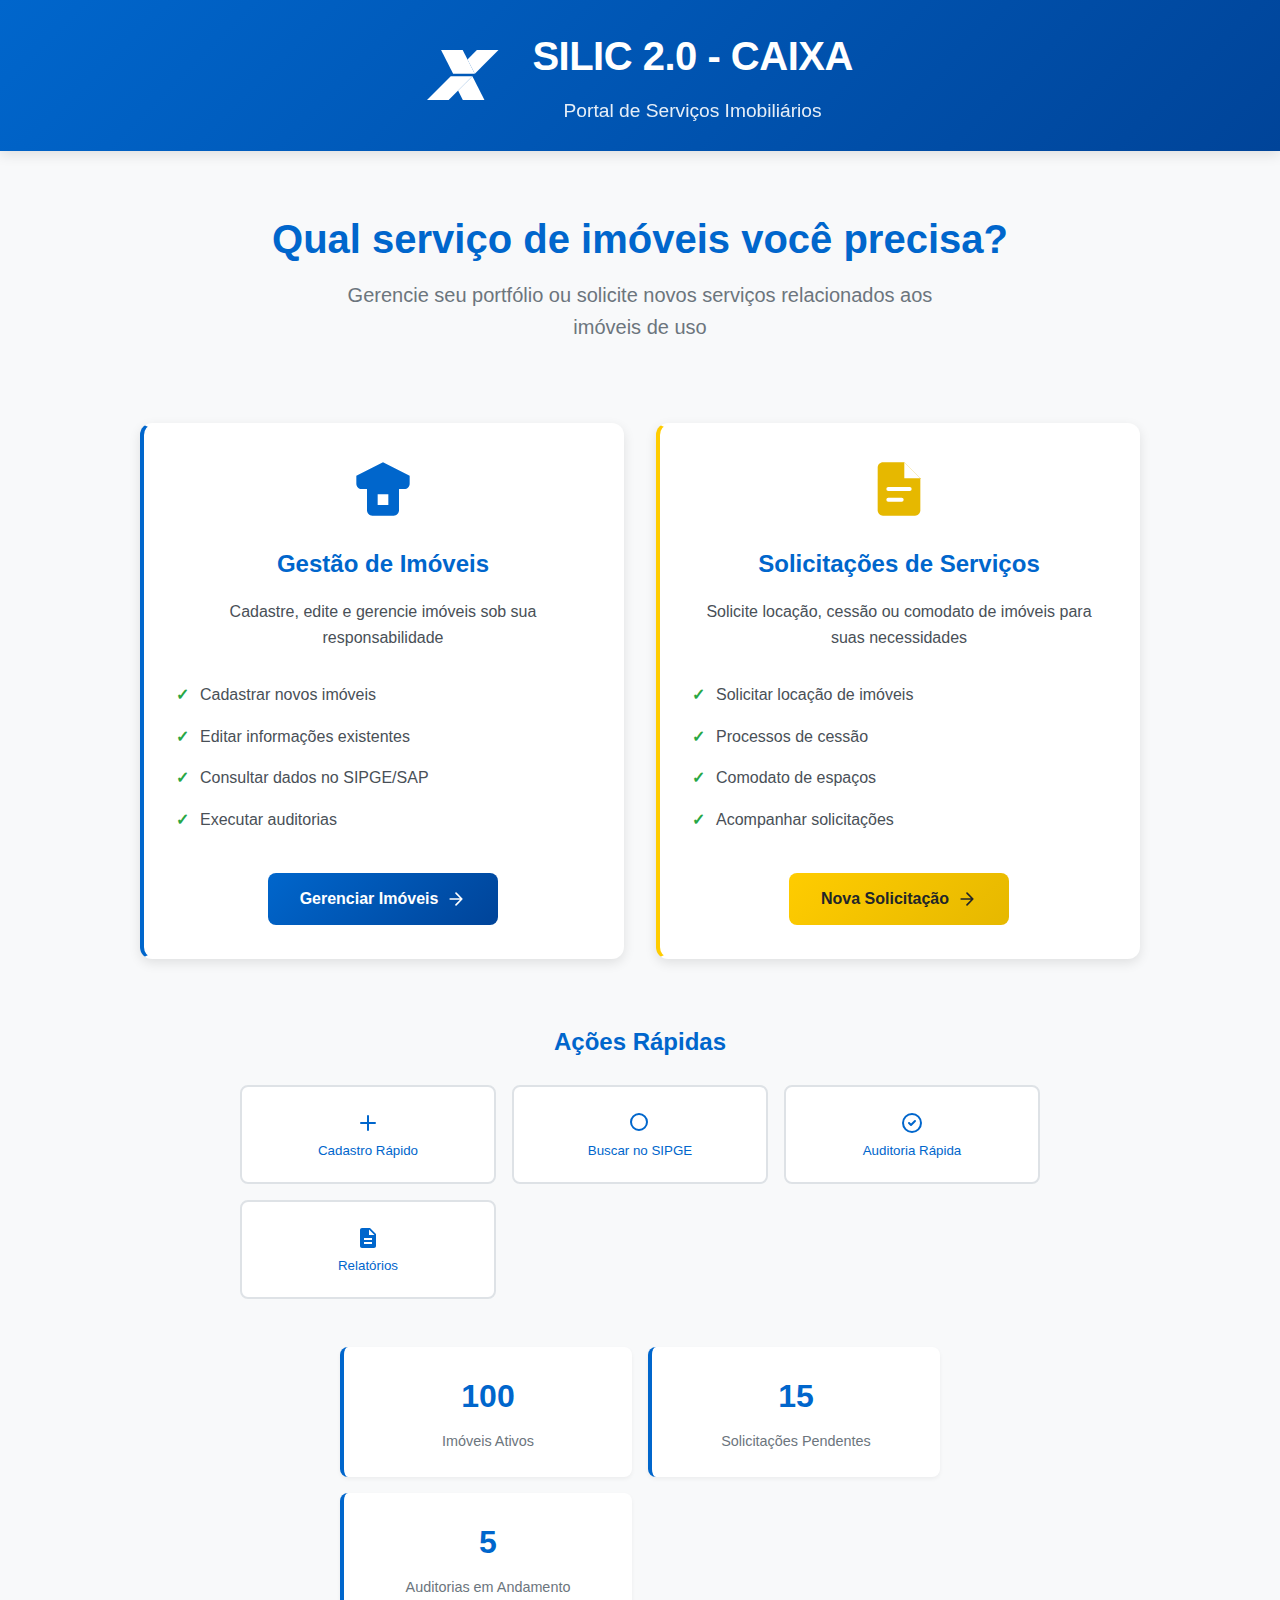
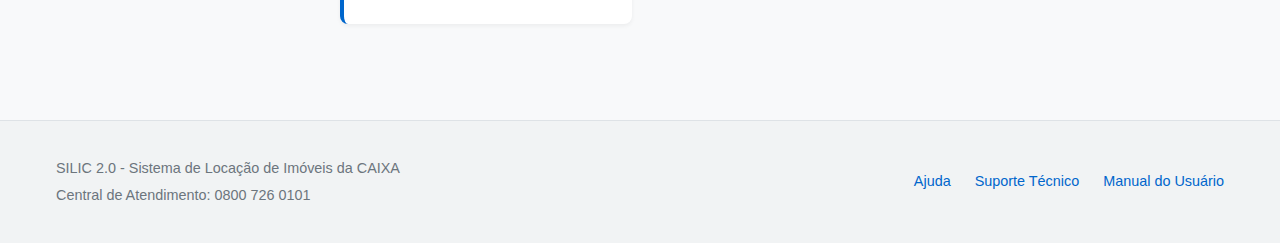
<file: portal-inline.html>
<!DOCTYPE html>
<!-- Portal de Seleção SILIC 2.0 - Versão Inline: 2025-07-10 -->
<html lang="pt-BR">
<head>
    <meta charset="UTF-8">
    <meta name="viewport" content="width=device-width, initial-scale=1.0">
    <title>SILIC 2.0 - Portal de Serviços Imobiliários - CAIXA</title>
    <style>
        /* Portal SILIC 2.0 - Estilo inline */
        :root {
            --color-primary: #0066cc;
            --color-primary-dark: #004499;
            --color-accent: #ffcc00;
            --color-accent-dark: #e6b800;
            --color-bg: #f8f9fa;
            --color-bg-light: #f1f3f4;
            --color-bg-hover: #e8f4f8;
            --color-border: #dee2e6;
            --color-white: #fff;
            --color-black: #212529;
            --color-text: #495057;
            --color-text-light: #6c757d;
            --color-success: #28a745;
            --shadow-sm: 0 2px 4px rgba(0,0,0,0.05);
            --shadow-md: 0 4px 12px rgba(0,0,0,0.1);
            --shadow-lg: 0 8px 25px rgba(0,0,0,0.15);
            --border-radius: 8px;
            --border-radius-lg: 12px;
        }

        * {
            box-sizing: border-box;
        }

        body {
            font-family: 'Segoe UI', Tahoma, Geneva, Verdana, sans-serif;
            background: var(--color-bg);
            margin: 0;
            padding: 0;
            line-height: 1.6;
            color: var(--color-text);
        }

        /* Header */
        header {
            background: linear-gradient(135deg, var(--color-primary), var(--color-primary-dark));
            color: white;
            padding: 1.5rem 0;
            box-shadow: var(--shadow-md);
        }

        .header-content {
            display: flex;
            align-items: center;
            justify-content: center;
            gap: 2rem;
            max-width: 1200px;
            margin: 0 auto;
            padding: 0 1rem;
        }

        .logo-section {
            display: flex;
            align-items: center;
        }

        .logo {
            height: 50px;
            width: auto;
            filter: brightness(0) invert(1);
        }

        .title-section {
            text-align: center;
        }

        .title-section h1 {
            margin: 0;
            font-size: 2.5rem;
            font-weight: 600;
            letter-spacing: -0.5px;
        }

        .subtitle {
            margin: 0.5rem 0 0 0;
            font-size: 1.2rem;
            font-weight: 300;
            opacity: 0.9;
        }

        /* Container Principal */
        .container {
            max-width: 1200px;
            margin: 0 auto;
            padding: 2rem 1rem;
        }

        /* Hero Section */
        .hero-section {
            text-align: center;
            margin-bottom: 3rem;
            padding: 2rem 0;
        }

        .hero-title {
            font-size: 2.5rem;
            color: var(--color-primary);
            margin: 0 0 1rem 0;
            font-weight: 600;
            line-height: 1.2;
        }

        .hero-subtitle {
            font-size: 1.25rem;
            color: var(--color-text-light);
            margin: 0;
            max-width: 600px;
            margin-left: auto;
            margin-right: auto;
        }

        /* Cards de Seleção */
        .selection-cards {
            margin-bottom: 4rem;
        }

        .card-container {
            display: grid;
            grid-template-columns: repeat(auto-fit, minmax(450px, 1fr));
            gap: 2rem;
            max-width: 1000px;
            margin: 0 auto;
        }

        .service-card {
            background: var(--color-white);
            border-radius: var(--border-radius-lg);
            box-shadow: var(--shadow-md);
            padding: 2rem;
            transition: all 0.3s ease;
            position: relative;
            overflow: hidden;
            border: 2px solid transparent;
        }

        .service-card:hover {
            transform: translateY(-5px);
            box-shadow: var(--shadow-lg);
            border-color: var(--color-primary);
        }

        .service-card[data-service="gestao"] {
            border-left: 4px solid var(--color-primary);
        }

        .service-card[data-service="solicitacoes"] {
            border-left: 4px solid var(--color-accent);
        }

        .card-icon {
            display: flex;
            justify-content: center;
            margin-bottom: 1.5rem;
        }

        .card-icon svg {
            color: var(--color-primary);
            transition: transform 0.3s ease;
        }

        .service-card[data-service="solicitacoes"] .card-icon svg {
            color: var(--color-accent-dark);
        }

        .service-card:hover .card-icon svg {
            transform: scale(1.1);
        }

        .card-content h3 {
            font-size: 1.5rem;
            color: var(--color-primary);
            margin: 0 0 0.75rem 0;
            text-align: center;
            font-weight: 600;
        }

        .card-content p {
            color: var(--color-text);
            margin-bottom: 1.5rem;
            text-align: center;
            font-size: 1rem;
        }

        .feature-list {
            list-style: none;
            padding: 0;
            margin: 0 0 2rem 0;
        }

        .feature-list li {
            padding: 0.5rem 0;
            position: relative;
            padding-left: 1.5rem;
            color: var(--color-text);
        }

        .feature-list li::before {
            content: "✓";
            position: absolute;
            left: 0;
            color: var(--color-success);
            font-weight: bold;
        }

        .card-action {
            text-align: center;
        }

        /* Botões */
        .btn-primary, .btn-secondary {
            display: inline-flex;
            align-items: center;
            gap: 0.5rem;
            padding: 1rem 2rem;
            border: none;
            border-radius: var(--border-radius);
            font-size: 1rem;
            font-weight: 600;
            text-decoration: none;
            transition: all 0.3s ease;
            cursor: pointer;
            min-width: 200px;
            justify-content: center;
        }

        .btn-primary {
            background: linear-gradient(135deg, var(--color-primary), var(--color-primary-dark));
            color: white;
        }

        .btn-primary:hover {
            background: linear-gradient(135deg, var(--color-primary-dark), #003366);
            transform: translateY(-2px);
            box-shadow: var(--shadow-md);
        }

        .btn-secondary {
            background: linear-gradient(135deg, var(--color-accent), var(--color-accent-dark));
            color: var(--color-black);
        }

        .btn-secondary:hover {
            background: linear-gradient(135deg, var(--color-accent-dark), #cc9900);
            transform: translateY(-2px);
            box-shadow: var(--shadow-md);
        }

        /* Ações Rápidas */
        .quick-actions {
            margin-bottom: 3rem;
            text-align: center;
        }

        .quick-actions h3 {
            color: var(--color-primary);
            font-size: 1.5rem;
            margin-bottom: 1.5rem;
        }

        .quick-actions-grid {
            display: grid;
            grid-template-columns: repeat(auto-fit, minmax(200px, 1fr));
            gap: 1rem;
            max-width: 800px;
            margin: 0 auto;
        }

        .quick-action-btn {
            display: flex;
            flex-direction: column;
            align-items: center;
            gap: 0.5rem;
            padding: 1.5rem 1rem;
            background: var(--color-white);
            border: 2px solid var(--color-border);
            border-radius: var(--border-radius);
            color: var(--color-primary);
            font-weight: 500;
            transition: all 0.3s ease;
            cursor: pointer;
        }

        .quick-action-btn:hover {
            border-color: var(--color-primary);
            background: var(--color-bg-hover);
            transform: translateY(-2px);
        }

        /* Status Info */
        .status-info {
            margin-bottom: 2rem;
        }

        .status-grid {
            display: grid;
            grid-template-columns: repeat(auto-fit, minmax(200px, 1fr));
            gap: 1rem;
            max-width: 600px;
            margin: 0 auto;
        }

        .status-item {
            background: var(--color-white);
            padding: 1.5rem;
            border-radius: var(--border-radius);
            text-align: center;
            box-shadow: var(--shadow-sm);
            border-left: 4px solid var(--color-primary);
        }

        .status-number {
            display: block;
            font-size: 2rem;
            font-weight: bold;
            color: var(--color-primary);
        }

        .status-label {
            display: block;
            color: var(--color-text-light);
            margin-top: 0.5rem;
            font-size: 0.9rem;
        }

        /* Footer */
        .footer {
            background: var(--color-bg-light);
            border-top: 1px solid var(--color-border);
            padding: 2rem 0;
            margin-top: 2rem;
        }

        .footer-content {
            max-width: 1200px;
            margin: 0 auto;
            padding: 0 1rem;
            display: flex;
            justify-content: space-between;
            align-items: center;
            flex-wrap: wrap;
            gap: 1rem;
        }

        .footer-info p {
            margin: 0.25rem 0;
            color: var(--color-text-light);
            font-size: 0.9rem;
        }

        .footer-links {
            display: flex;
            gap: 1.5rem;
        }

        .footer-links a {
            color: var(--color-primary);
            text-decoration: none;
            font-size: 0.9rem;
            transition: color 0.3s ease;
        }

        .footer-links a:hover {
            color: var(--color-primary-dark);
            text-decoration: underline;
        }

        /* Responsividade */
        @media (max-width: 768px) {
            .header-content {
                flex-direction: column;
                gap: 1rem;
            }
            
            .title-section h1 {
                font-size: 2rem;
            }
            
            .hero-title {
                font-size: 2rem;
            }
            
            .hero-subtitle {
                font-size: 1.1rem;
            }
            
            .card-container {
                grid-template-columns: 1fr;
                gap: 1.5rem;
            }
            
            .service-card {
                padding: 1.5rem;
            }
            
            .quick-actions-grid {
                grid-template-columns: repeat(2, 1fr);
            }
            
            .footer-content {
                flex-direction: column;
                text-align: center;
            }
        }

        @media (max-width: 480px) {
            .container {
                padding: 1rem;
            }
            
            .hero-section {
                padding: 1rem 0;
                margin-bottom: 2rem;
            }
            
            .quick-actions-grid {
                grid-template-columns: 1fr;
            }
            
            .status-grid {
                grid-template-columns: 1fr;
            }
        }
    </style>
</head>
<body>
    <header>
        <div class="header-content">
            <div class="logo-section">
                <img src="logo-caixa.svg" alt="CAIXA" class="logo">
            </div>
            <div class="title-section">
                <h1>SILIC 2.0 - CAIXA</h1>
                <p class="subtitle">Portal de Serviços Imobiliários</p>
            </div>
        </div>
    </header>
    
    <main class="container">
        <!-- Hero Section -->
        <section class="hero-section">
            <h2 class="hero-title">Qual serviço de imóveis você precisa?</h2>
            <p class="hero-subtitle">Gerencie seu portfólio ou solicite novos serviços relacionados aos imóveis de uso</p>
        </section>

        <!-- Cards de Seleção Principal -->
        <section class="selection-cards">
            <div class="card-container">
                <!-- Card 1: Gestão de Imóveis -->
                <div class="service-card" data-service="gestao">
                    <div class="card-icon">
                        <svg width="64" height="64" viewBox="0 0 24 24" fill="none" xmlns="http://www.w3.org/2000/svg">
                            <path d="M12 2L2 7V10C2 11.1 2.9 12 4 12H6V20C6 21.1 6.9 22 8 22H16C17.1 22 18 21.1 18 20V12H20C21.1 12 22 11.1 22 10V7L12 2Z" fill="currentColor"/>
                            <path d="M10 14H14V18H10V14Z" fill="white"/>
                        </svg>
                    </div>
                    <div class="card-content">
                        <h3>Gestão de Imóveis</h3>
                        <p>Cadastre, edite e gerencie imóveis sob sua responsabilidade</p>
                        <ul class="feature-list">
                            <li>Cadastrar novos imóveis</li>
                            <li>Editar informações existentes</li>
                            <li>Consultar dados no SIPGE/SAP</li>
                            <li>Executar auditorias</li>
                        </ul>
                    </div>
                    <div class="card-action">
                        <button class="btn-primary" onclick="navegarPara('gestao')">
                            Gerenciar Imóveis
                            <svg width="20" height="20" viewBox="0 0 24 24" fill="none">
                                <path d="M5 12H19M19 12L12 5M19 12L12 19" stroke="currentColor" stroke-width="2" stroke-linecap="round" stroke-linejoin="round"/>
                            </svg>
                        </button>
                    </div>
                </div>

                <!-- Card 2: Solicitações de Serviços -->
                <div class="service-card" data-service="solicitacoes">
                    <div class="card-icon">
                        <svg width="64" height="64" viewBox="0 0 24 24" fill="none" xmlns="http://www.w3.org/2000/svg">
                            <path d="M14 2H6C4.9 2 4 2.9 4 4V20C4 21.1 4.89 22 5.99 22H18C19.1 22 20 21.1 20 20V8L14 2Z" fill="currentColor"/>
                            <path d="M14 2V8H20" fill="white"/>
                            <path d="M8 12H16M8 16H13" stroke="white" stroke-width="1.5" stroke-linecap="round"/>
                        </svg>
                    </div>
                    <div class="card-content">
                        <h3>Solicitações de Serviços</h3>
                        <p>Solicite locação, cessão ou comodato de imóveis para suas necessidades</p>
                        <ul class="feature-list">
                            <li>Solicitar locação de imóveis</li>
                            <li>Processos de cessão</li>
                            <li>Comodato de espaços</li>
                            <li>Acompanhar solicitações</li>
                        </ul>
                    </div>
                    <div class="card-action">
                        <button class="btn-secondary" onclick="navegarPara('solicitacoes')">
                            Nova Solicitação
                            <svg width="20" height="20" viewBox="0 0 24 24" fill="none">
                                <path d="M5 12H19M19 12L12 5M19 12L12 19" stroke="currentColor" stroke-width="2" stroke-linecap="round" stroke-linejoin="round"/>
                            </svg>
                        </button>
                    </div>
                </div>
            </div>
        </section>

        <!-- Seção de Atalhos Rápidos -->
        <section class="quick-actions">
            <h3>Ações Rápidas</h3>
            <div class="quick-actions-grid">
                <button class="quick-action-btn" onclick="acao('cadastro-rapido')">
                    <svg width="24" height="24" viewBox="0 0 24 24" fill="none">
                        <path d="M12 5V19M5 12H19" stroke="currentColor" stroke-width="2" stroke-linecap="round"/>
                    </svg>
                    Cadastro Rápido
                </button>
                <button class="quick-action-btn" onclick="acao('busca-sipge')">
                    <svg width="24" height="24" viewBox="0 0 24 24" fill="none">
                        <circle cx="11" cy="11" r="8" stroke="currentColor" stroke-width="2"/>
                        <path d="21 21L16.65 16.65" stroke="currentColor" stroke-width="2" stroke-linecap="round"/>
                    </svg>
                    Buscar no SIPGE
                </button>
                <button class="quick-action-btn" onclick="acao('auditoria')">
                    <svg width="24" height="24" viewBox="0 0 24 24" fill="none">
                        <path d="M9 12L11 14L15 10M21 12C21 16.97 16.97 21 12 21C7.03 21 3 16.97 3 12C3 7.03 7.03 3 12 3C16.97 3 21 7.03 21 12Z" stroke="currentColor" stroke-width="2" stroke-linecap="round" stroke-linejoin="round"/>
                    </svg>
                    Auditoria Rápida
                </button>
                <button class="quick-action-btn" onclick="acao('relatorio')">
                    <svg width="24" height="24" viewBox="0 0 24 24" fill="none">
                        <path d="M14 2H6C4.9 2 4 2.9 4 4V20C4 21.1 4.89 22 5.99 22H18C19.1 22 20 21.1 20 20V8L14 2ZM16 18H8V16H16V18ZM16 14H8V12H16V14ZM13 9V3.5L18.5 9H13Z" fill="currentColor"/>
                    </svg>
                    Relatórios
                </button>
            </div>
        </section>

        <!-- Informações de Status -->
        <section class="status-info">
            <div class="status-grid">
                <div class="status-item">
                    <span class="status-number">100</span>
                    <span class="status-label">Imóveis Ativos</span>
                </div>
                <div class="status-item">
                    <span class="status-number">15</span>
                    <span class="status-label">Solicitações Pendentes</span>
                </div>
                <div class="status-item">
                    <span class="status-number">5</span>
                    <span class="status-label">Auditorias em Andamento</span>
                </div>
            </div>
        </section>
    </main>

    <footer class="footer">
        <div class="footer-content">
            <div class="footer-info">
                <p>SILIC 2.0 - Sistema de Locação de Imóveis da CAIXA</p>
                <p>Central de Atendimento: 0800 726 0101</p>
            </div>
            <div class="footer-links">
                <a href="#ajuda">Ajuda</a>
                <a href="#suporte">Suporte Técnico</a>
                <a href="#manual">Manual do Usuário</a>
            </div>
        </div>
    </footer>

    <script>
        // JavaScript inline para funcionalidades básicas
        const URLS = {
            gestao: 'https://osvaldojeronymo.github.io/show-input-doc/',
            solicitacoes: 'https://osvaldojeronymo.github.io/show-request-service/'
        };

        function navegarPara(servico) {
            console.log(`Navegando para: ${servico}`);
            
            const card = document.querySelector(`[data-service="${servico}"]`);
            if (card) {
                card.style.opacity = '0.7';
                
                setTimeout(() => {
                    window.open(URLS[servico], '_blank');
                    card.style.opacity = '1';
                }, 300);
            }
        }

        function acao(tipo) {
            console.log(`Ação rápida: ${tipo}`);
            
            switch(tipo) {
                case 'cadastro-rapido':
                    window.open(`${URLS.gestao}#cadastro-novo`, '_blank');
                    break;
                case 'busca-sipge':
                    window.open(`${URLS.gestao}#busca-sipge`, '_blank');
                    break;
                case 'auditoria':
                    window.open(`${URLS.gestao}#auditoria`, '_blank');
                    break;
                case 'relatorio':
                    alert('Funcionalidade de relatórios em desenvolvimento');
                    break;
                default:
                    console.warn(`Ação não reconhecida: ${tipo}`);
            }
        }

        // Inicialização
        document.addEventListener('DOMContentLoaded', function() {
            console.log('Portal SILIC 2.0 carregado com sucesso!');
        });
    </script>
</body>
</html>
</file>
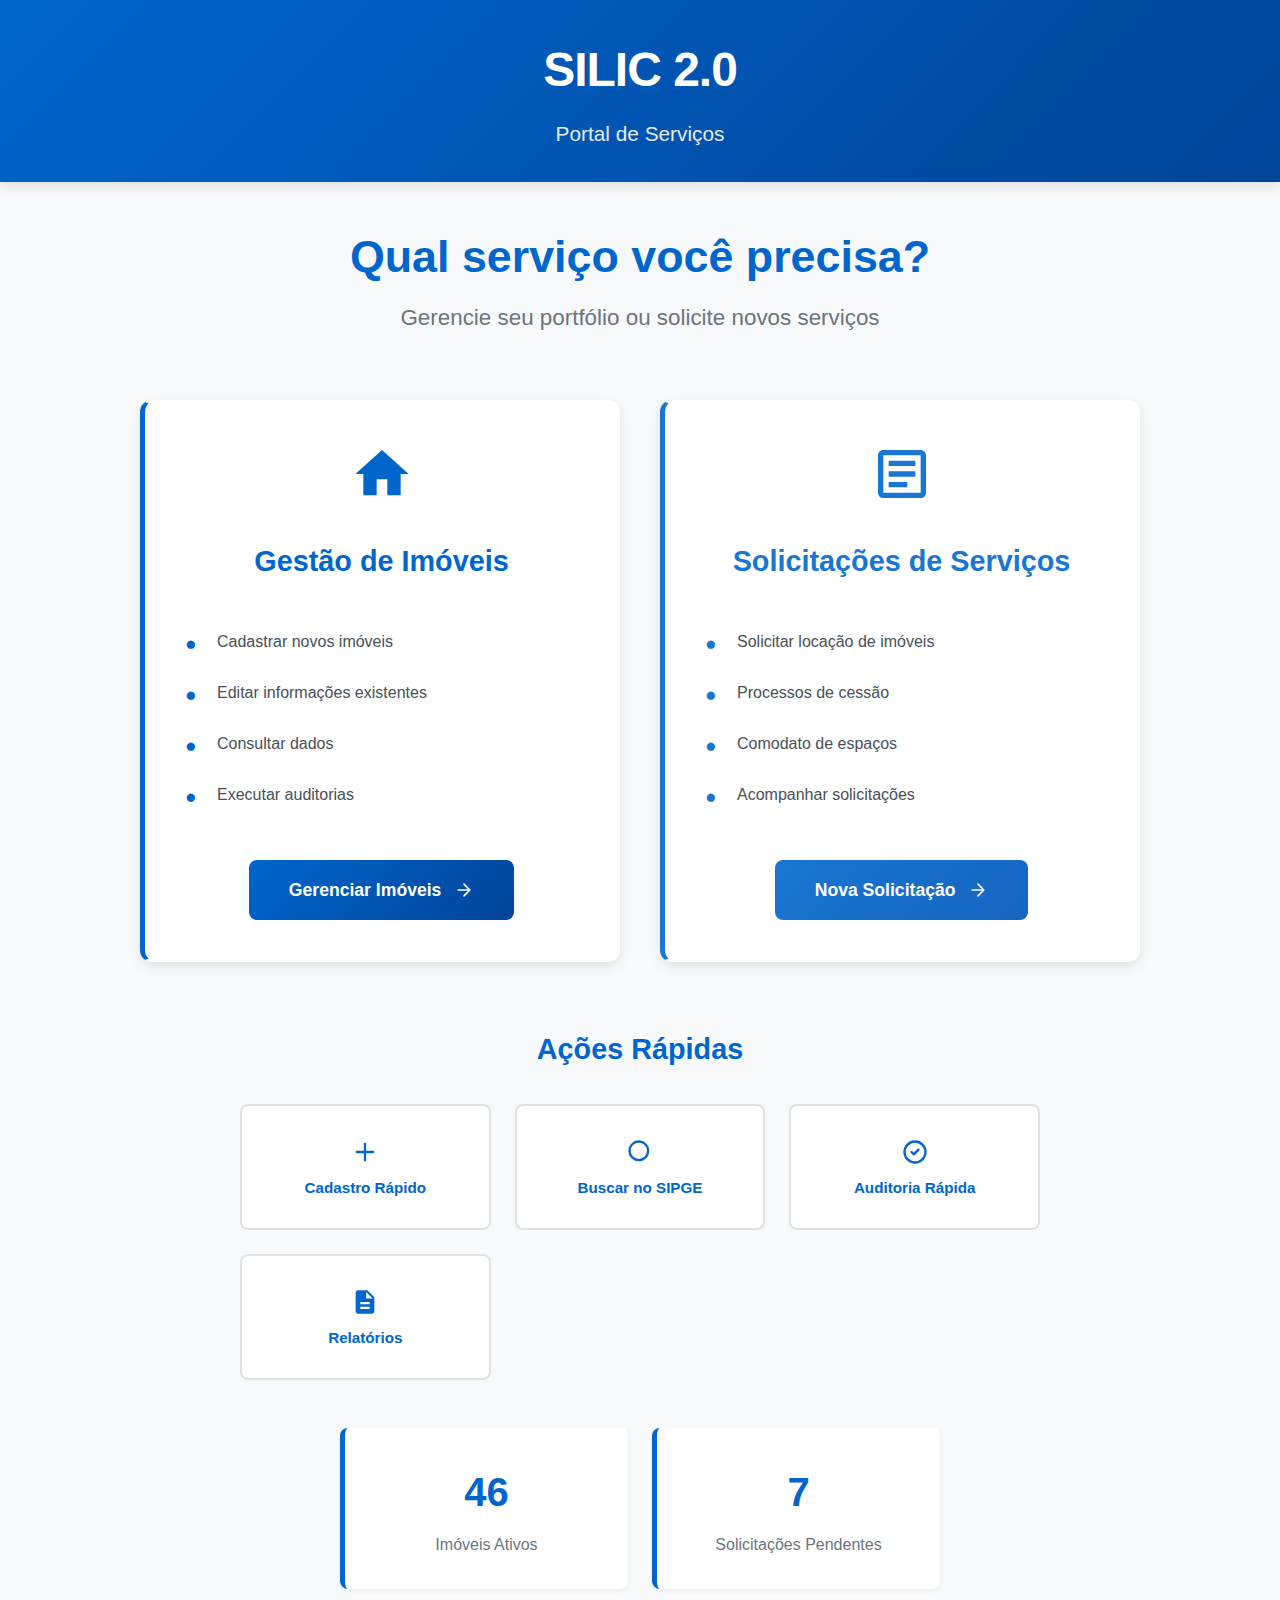
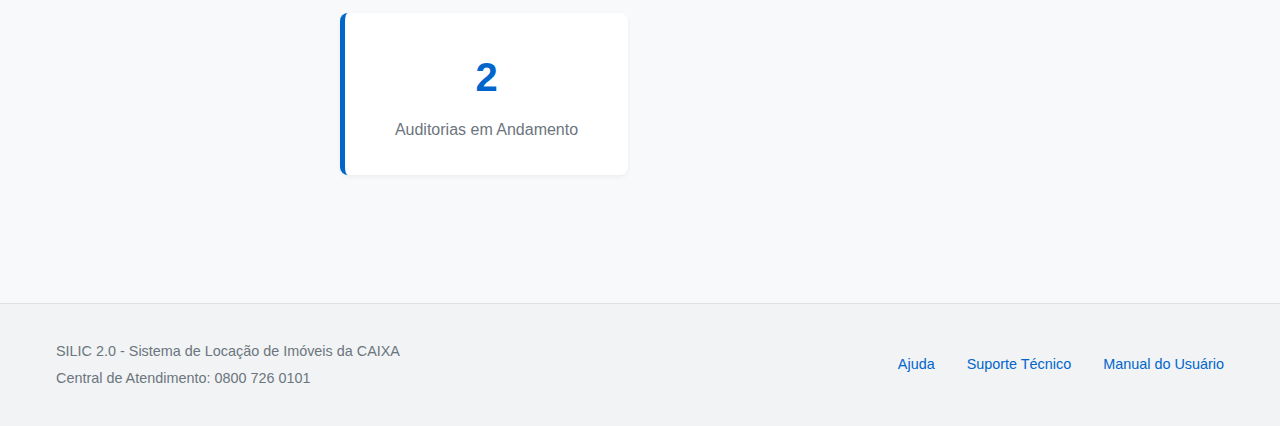
<file: portal-melhorado.html>
<!DOCTYPE html>
<!-- Portal SILIC 2.0 - Versão Melhorada: 2025-07-10 -->
<html lang="pt-BR">
<head>
    <meta charset="UTF-8">
    <meta name="viewport" content="width=device-width, initial-scale=1.0">
    <title>SILIC 2.0 - Portal de Serviços - CAIXA</title>
    <style>
        /* Design System CAIXA - Sem Amarelo */
        :root {
            --color-primary: #0066cc;        /* Azul CAIXA */
            --color-primary-dark: #004499;   /* Azul escuro CAIXA */
            --color-secondary: #1976d2;     /* Azul secundário */
            --color-secondary-dark: #1565c0; /* Azul secundário escuro */
            --color-bg: #f8f9fa;
            --color-bg-light: #f1f3f4;
            --color-bg-hover: #e8f4f8;
            --color-border: #dee2e6;
            --color-white: #fff;
            --color-black: #212529;
            --color-text: #495057;
            --color-text-light: #6c757d;
            --color-success: #28a745;
            --shadow-sm: 0 2px 4px rgba(0,0,0,0.05);
            --shadow-md: 0 4px 12px rgba(0,0,0,0.1);
            --shadow-lg: 0 8px 25px rgba(0,0,0,0.15);
            --border-radius: 8px;
            --border-radius-lg: 12px;
        }

        * {
            box-sizing: border-box;
        }

        body {
            font-family: 'Segoe UI', Tahoma, Geneva, Verdana, sans-serif;
            background: var(--color-bg);
            margin: 0;
            padding: 0;
            line-height: 1.6;
            color: var(--color-text);
        }

        /* Header Simplificado */
        header {
            background: linear-gradient(135deg, var(--color-primary), var(--color-primary-dark));
            color: white;
            padding: 2rem 0;
            box-shadow: var(--shadow-md);
        }

        .header-content {
            max-width: 1200px;
            margin: 0 auto;
            padding: 0 1rem;
            text-align: center;
        }

        .title-section h1 {
            margin: 0;
            font-size: 3rem;
            font-weight: 700;
            letter-spacing: -1px;
        }

        .subtitle {
            margin: 0.5rem 0 0 0;
            font-size: 1.3rem;
            font-weight: 300;
            opacity: 0.9;
        }

        /* Container Principal */
        .container {
            max-width: 1200px;
            margin: 0 auto;
            padding: 3rem 1rem;
        }

        /* Hero Section */
        .hero-section {
            text-align: center;
            margin-bottom: 4rem;
        }

        .hero-title {
            font-size: 2.8rem;
            color: var(--color-primary);
            margin: 0 0 1rem 0;
            font-weight: 700;
            line-height: 1.2;
        }

        .hero-subtitle {
            font-size: 1.4rem;
            color: var(--color-text-light);
            margin: 0;
            max-width: 500px;
            margin-left: auto;
            margin-right: auto;
        }

        /* Cards de Seleção */
        .selection-cards {
            margin-bottom: 4rem;
        }

        .card-container {
            display: grid;
            grid-template-columns: repeat(auto-fit, minmax(400px, 1fr));
            gap: 2.5rem;
            max-width: 1000px;
            margin: 0 auto;
        }

        .service-card {
            background: var(--color-white);
            border-radius: var(--border-radius-lg);
            box-shadow: var(--shadow-md);
            padding: 2.5rem;
            transition: all 0.3s ease;
            position: relative;
            overflow: hidden;
            border: 2px solid transparent;
            text-align: center;
        }

        .service-card:hover {
            transform: translateY(-8px);
            box-shadow: var(--shadow-lg);
            border-color: var(--color-primary);
        }

        .service-card[data-service="gestao"] {
            border-left: 5px solid var(--color-primary);
        }

        .service-card[data-service="solicitacoes"] {
            border-left: 5px solid var(--color-secondary);
        }

        .card-icon {
            display: flex;
            justify-content: center;
            margin-bottom: 2rem;
        }

        .card-icon svg {
            color: var(--color-primary);
            transition: transform 0.3s ease;
        }

        .service-card[data-service="solicitacoes"] .card-icon svg {
            color: var(--color-secondary);
        }

        .service-card:hover .card-icon svg {
            transform: scale(1.15);
        }

        .card-content h3 {
            font-size: 1.8rem;
            color: var(--color-primary);
            margin: 0 0 2rem 0;
            font-weight: 700;
        }

        .service-card[data-service="solicitacoes"] .card-content h3 {
            color: var(--color-secondary);
        }

        .feature-list {
            list-style: none;
            padding: 0;
            margin: 0 0 2.5rem 0;
            text-align: left;
        }

        .feature-list li {
            padding: 0.8rem 0;
            position: relative;
            padding-left: 2rem;
            color: var(--color-text);
            font-size: 1rem;
            font-weight: 500;
        }

        .feature-list li::before {
            content: "●";
            position: absolute;
            left: 0;
            color: var(--color-primary);
            font-size: 1.2rem;
            top: 0.8rem;
        }

        .service-card[data-service="solicitacoes"] .feature-list li::before {
            color: var(--color-secondary);
        }

        .card-action {
            text-align: center;
        }

        /* Botões */
        .btn-primary, .btn-secondary {
            display: inline-flex;
            align-items: center;
            gap: 0.8rem;
            padding: 1.2rem 2.5rem;
            border: none;
            border-radius: var(--border-radius);
            font-size: 1.1rem;
            font-weight: 600;
            text-decoration: none;
            transition: all 0.3s ease;
            cursor: pointer;
            min-width: 220px;
            justify-content: center;
        }

        .btn-primary {
            background: linear-gradient(135deg, var(--color-primary), var(--color-primary-dark));
            color: white;
        }

        .btn-primary:hover {
            background: linear-gradient(135deg, var(--color-primary-dark), #003366);
            transform: translateY(-3px);
            box-shadow: var(--shadow-md);
        }

        .btn-secondary {
            background: linear-gradient(135deg, var(--color-secondary), var(--color-secondary-dark));
            color: white;
        }

        .btn-secondary:hover {
            background: linear-gradient(135deg, var(--color-secondary-dark), #0d47a1);
            transform: translateY(-3px);
            box-shadow: var(--shadow-md);
        }

        /* Ações Rápidas */
        .quick-actions {
            margin-bottom: 3rem;
            text-align: center;
        }

        .quick-actions h3 {
            color: var(--color-primary);
            font-size: 1.8rem;
            margin-bottom: 2rem;
            font-weight: 600;
        }

        .quick-actions-grid {
            display: grid;
            grid-template-columns: repeat(auto-fit, minmax(200px, 1fr));
            gap: 1.5rem;
            max-width: 800px;
            margin: 0 auto;
        }

        .quick-action-btn {
            display: flex;
            flex-direction: column;
            align-items: center;
            gap: 0.8rem;
            padding: 2rem 1rem;
            background: var(--color-white);
            border: 2px solid var(--color-border);
            border-radius: var(--border-radius);
            color: var(--color-primary);
            font-weight: 600;
            transition: all 0.3s ease;
            cursor: pointer;
            font-size: 0.95rem;
        }

        .quick-action-btn:hover {
            border-color: var(--color-primary);
            background: var(--color-bg-hover);
            transform: translateY(-3px);
            box-shadow: var(--shadow-sm);
        }

        /* Status Info */
        .status-info {
            margin-bottom: 2rem;
        }

        .status-grid {
            display: grid;
            grid-template-columns: repeat(auto-fit, minmax(200px, 1fr));
            gap: 1.5rem;
            max-width: 600px;
            margin: 0 auto;
        }

        .status-item {
            background: var(--color-white);
            padding: 2rem;
            border-radius: var(--border-radius);
            text-align: center;
            box-shadow: var(--shadow-sm);
            border-left: 5px solid var(--color-primary);
            transition: transform 0.3s ease;
        }

        .status-item:hover {
            transform: translateY(-3px);
        }

        .status-number {
            display: block;
            font-size: 2.5rem;
            font-weight: bold;
            color: var(--color-primary);
        }

        .status-label {
            display: block;
            color: var(--color-text-light);
            margin-top: 0.5rem;
            font-size: 1rem;
            font-weight: 500;
        }

        /* Footer */
        .footer {
            background: var(--color-bg-light);
            border-top: 1px solid var(--color-border);
            padding: 2rem 0;
            margin-top: 3rem;
        }

        .footer-content {
            max-width: 1200px;
            margin: 0 auto;
            padding: 0 1rem;
            display: flex;
            justify-content: space-between;
            align-items: center;
            flex-wrap: wrap;
            gap: 1rem;
        }

        .footer-info p {
            margin: 0.25rem 0;
            color: var(--color-text-light);
            font-size: 0.9rem;
        }

        .footer-links {
            display: flex;
            gap: 2rem;
        }

        .footer-links a {
            color: var(--color-primary);
            text-decoration: none;
            font-size: 0.9rem;
            font-weight: 500;
            transition: color 0.3s ease;
        }

        .footer-links a:hover {
            color: var(--color-primary-dark);
            text-decoration: underline;
        }

        /* Responsividade */
        @media (max-width: 768px) {
            .title-section h1 {
                font-size: 2.5rem;
            }
            
            .hero-title {
                font-size: 2.2rem;
            }
            
            .hero-subtitle {
                font-size: 1.2rem;
            }
            
            .card-container {
                grid-template-columns: 1fr;
                gap: 2rem;
            }
            
            .service-card {
                padding: 2rem;
            }
            
            .quick-actions-grid {
                grid-template-columns: repeat(2, 1fr);
            }
            
            .footer-content {
                flex-direction: column;
                text-align: center;
            }
        }

        @media (max-width: 480px) {
            .container {
                padding: 2rem 1rem;
            }
            
            .hero-section {
                margin-bottom: 3rem;
            }
            
            .quick-actions-grid {
                grid-template-columns: 1fr;
            }
            
            .status-grid {
                grid-template-columns: 1fr;
            }
        }

        /* Animações */
        @keyframes fadeInUp {
            from {
                opacity: 0;
                transform: translateY(30px);
            }
            to {
                opacity: 1;
                transform: translateY(0);
            }
        }

        .service-card {
            animation: fadeInUp 0.6s ease forwards;
        }

        .service-card:nth-child(2) {
            animation-delay: 0.2s;
        }

        /* Estados de Loading */
        .service-card.loading {
            pointer-events: none;
            opacity: 0.7;
        }

        .service-card.loading::after {
            content: "";
            position: absolute;
            top: 50%;
            left: 50%;
            width: 20px;
            height: 20px;
            margin-top: -10px;
            margin-left: -10px;
            border: 2px solid var(--color-primary);
            border-top: 2px solid transparent;
            border-radius: 50%;
            animation: spin 1s linear infinite;
        }

        @keyframes spin {
            0% { transform: rotate(0deg); }
            100% { transform: rotate(360deg); }
        }
    </style>
</head>
<body>
    <header>
        <div class="header-content">
            <div class="title-section">
                <h1>SILIC 2.0</h1>
                <p class="subtitle">Portal de Serviços</p>
            </div>
        </div>
    </header>
    
    <main class="container">
        <!-- Hero Section -->
        <section class="hero-section">
            <h2 class="hero-title">Qual serviço você precisa?</h2>
            <p class="hero-subtitle">Gerencie seu portfólio ou solicite novos serviços</p>
        </section>

        <!-- Cards de Seleção Principal -->
        <section class="selection-cards">
            <div class="card-container">
                <!-- Card 1: Gestão de Imóveis -->
                <div class="service-card" data-service="gestao">
                    <div class="card-icon">
                        <svg width="64" height="64" viewBox="0 0 24 24" fill="none" xmlns="http://www.w3.org/2000/svg">
                            <path d="M10 20V14H14V20H19V12H22L12 3L2 12H5V20H10Z" fill="currentColor"/>
                        </svg>
                    </div>
                    <div class="card-content">
                        <h3>Gestão de Imóveis</h3>
                        <ul class="feature-list">
                            <li>Cadastrar novos imóveis</li>
                            <li>Editar informações existentes</li>
                            <li>Consultar dados</li>
                            <li>Executar auditorias</li>
                        </ul>
                    </div>
                    <div class="card-action">
                        <button class="btn-primary" onclick="navegarPara('gestao')">
                            Gerenciar Imóveis
                            <svg width="20" height="20" viewBox="0 0 24 24" fill="none">
                                <path d="M5 12H19M19 12L12 5M19 12L12 19" stroke="currentColor" stroke-width="2" stroke-linecap="round" stroke-linejoin="round"/>
                            </svg>
                        </button>
                    </div>
                </div>

                <!-- Card 2: Solicitações de Serviços -->
                <div class="service-card" data-service="solicitacoes">
                    <div class="card-icon">
                        <svg width="64" height="64" viewBox="0 0 24 24" fill="none" xmlns="http://www.w3.org/2000/svg">
                            <path d="M19 3H5C3.9 3 3 3.9 3 5V19C3 20.1 3.9 21 5 21H19C20.1 21 21 20.1 21 19V5C21 3.9 20.1 3 19 3ZM19 19H5V5H19V19Z" fill="currentColor"/>
                            <path d="M14 17H7V15H14V17ZM17 13H7V11H17V13ZM17 9H7V7H17V9Z" fill="currentColor"/>
                        </svg>
                    </div>
                    <div class="card-content">
                        <h3>Solicitações de Serviços</h3>
                        <ul class="feature-list">
                            <li>Solicitar locação de imóveis</li>
                            <li>Processos de cessão</li>
                            <li>Comodato de espaços</li>
                            <li>Acompanhar solicitações</li>
                        </ul>
                    </div>
                    <div class="card-action">
                        <button class="btn-secondary" onclick="navegarPara('solicitacoes')">
                            Nova Solicitação
                            <svg width="20" height="20" viewBox="0 0 24 24" fill="none">
                                <path d="M5 12H19M19 12L12 5M19 12L12 19" stroke="currentColor" stroke-width="2" stroke-linecap="round" stroke-linejoin="round"/>
                            </svg>
                        </button>
                    </div>
                </div>
            </div>
        </section>

        <!-- Seção de Atalhos Rápidos -->
        <section class="quick-actions">
            <h3>Ações Rápidas</h3>
            <div class="quick-actions-grid">
                <button class="quick-action-btn" onclick="acao('cadastro-rapido')">
                    <svg width="28" height="28" viewBox="0 0 24 24" fill="none">
                        <path d="M12 5V19M5 12H19" stroke="currentColor" stroke-width="2" stroke-linecap="round"/>
                    </svg>
                    Cadastro Rápido
                </button>
                <button class="quick-action-btn" onclick="acao('busca-sipge')">
                    <svg width="28" height="28" viewBox="0 0 24 24" fill="none">
                        <circle cx="11" cy="11" r="8" stroke="currentColor" stroke-width="2"/>
                        <path d="21 21L16.65 16.65" stroke="currentColor" stroke-width="2" stroke-linecap="round"/>
                    </svg>
                    Buscar no SIPGE
                </button>
                <button class="quick-action-btn" onclick="acao('auditoria')">
                    <svg width="28" height="28" viewBox="0 0 24 24" fill="none">
                        <path d="M9 12L11 14L15 10M21 12C21 16.97 16.97 21 12 21C7.03 21 3 16.97 3 12C3 7.03 7.03 3 12 3C16.97 3 21 7.03 21 12Z" stroke="currentColor" stroke-width="2" stroke-linecap="round" stroke-linejoin="round"/>
                    </svg>
                    Auditoria Rápida
                </button>
                <button class="quick-action-btn" onclick="acao('relatorio')">
                    <svg width="28" height="28" viewBox="0 0 24 24" fill="none">
                        <path d="M14 2H6C4.9 2 4 2.9 4 4V20C4 21.1 4.89 22 5.99 22H18C19.1 22 20 21.1 20 20V8L14 2ZM16 18H8V16H16V18ZM16 14H8V12H16V14ZM13 9V3.5L18.5 9H13Z" fill="currentColor"/>
                    </svg>
                    Relatórios
                </button>
            </div>
        </section>

        <!-- Informações de Status -->
        <section class="status-info">
            <div class="status-grid">
                <div class="status-item">
                    <span class="status-number">100</span>
                    <span class="status-label">Imóveis Ativos</span>
                </div>
                <div class="status-item">
                    <span class="status-number">15</span>
                    <span class="status-label">Solicitações Pendentes</span>
                </div>
                <div class="status-item">
                    <span class="status-number">5</span>
                    <span class="status-label">Auditorias em Andamento</span>
                </div>
            </div>
        </section>
    </main>

    <footer class="footer">
        <div class="footer-content">
            <div class="footer-info">
                <p>SILIC 2.0 - Sistema de Locação de Imóveis da CAIXA</p>
                <p>Central de Atendimento: 0800 726 0101</p>
            </div>
            <div class="footer-links">
                <a href="#ajuda">Ajuda</a>
                <a href="#suporte">Suporte Técnico</a>
                <a href="#manual">Manual do Usuário</a>
            </div>
        </div>
    </footer>

    <script>
        // URLs dos sistemas
        const URLS = {
            gestao: 'https://osvaldojeronymo.github.io/show-input-doc/',
            solicitacoes: 'https://osvaldojeronymo.github.io/show-request-service/'
        };

        // Inicialização
        document.addEventListener('DOMContentLoaded', function() {
            console.log('Portal SILIC 2.0 carregado');
            setupKeyboardNavigation();
            updateStatusData();
        });

        // Função principal de navegação
        function navegarPara(servico) {
            console.log(`Navegando para: ${servico}`);
            
            const card = document.querySelector(`[data-service="${servico}"]`);
            if (card) {
                card.classList.add('loading');
                
                setTimeout(() => {
                    window.open(URLS[servico], '_blank');
                    card.classList.remove('loading');
                }, 500);
            }
        }

        // Ações rápidas
        function acao(tipo) {
            console.log(`Ação rápida: ${tipo}`);
            
            switch(tipo) {
                case 'cadastro-rapido':
                    window.open(`${URLS.gestao}#cadastro-novo`, '_blank');
                    break;
                case 'busca-sipge':
                    window.open(`${URLS.gestao}#busca-sipge`, '_blank');
                    break;
                case 'auditoria':
                    window.open(`${URLS.gestao}#auditoria`, '_blank');
                    break;
                case 'relatorio':
                    alert('Funcionalidade de relatórios em desenvolvimento');
                    break;
            }
        }

        // Configurar navegação por teclado
        function setupKeyboardNavigation() {
            const cards = document.querySelectorAll('.service-card');
            
            cards.forEach((card) => {
                card.setAttribute('tabindex', '0');
                card.setAttribute('role', 'button');
                
                card.addEventListener('keydown', function(e) {
                    if (e.key === 'Enter' || e.key === ' ') {
                        e.preventDefault();
                        const servico = card.getAttribute('data-service');
                        navegarPara(servico);
                    }
                });
            });
        }

        // Atualizar dados de status
        function updateStatusData() {
            const statusItems = document.querySelectorAll('.status-number');
            const values = [100, 15, 5];
            
            statusItems.forEach((item, index) => {
                animateCounter(item, values[index]);
            });
        }

        // Animação de contador
        function animateCounter(element, target) {
            let current = 0;
            const increment = target / 30;
            
            const timer = setInterval(() => {
                current += increment;
                element.textContent = Math.floor(current);
                
                if (current >= target) {
                    element.textContent = target;
                    clearInterval(timer);
                }
            }, 50);
        }
    </script>
</body>
</html>
</file>
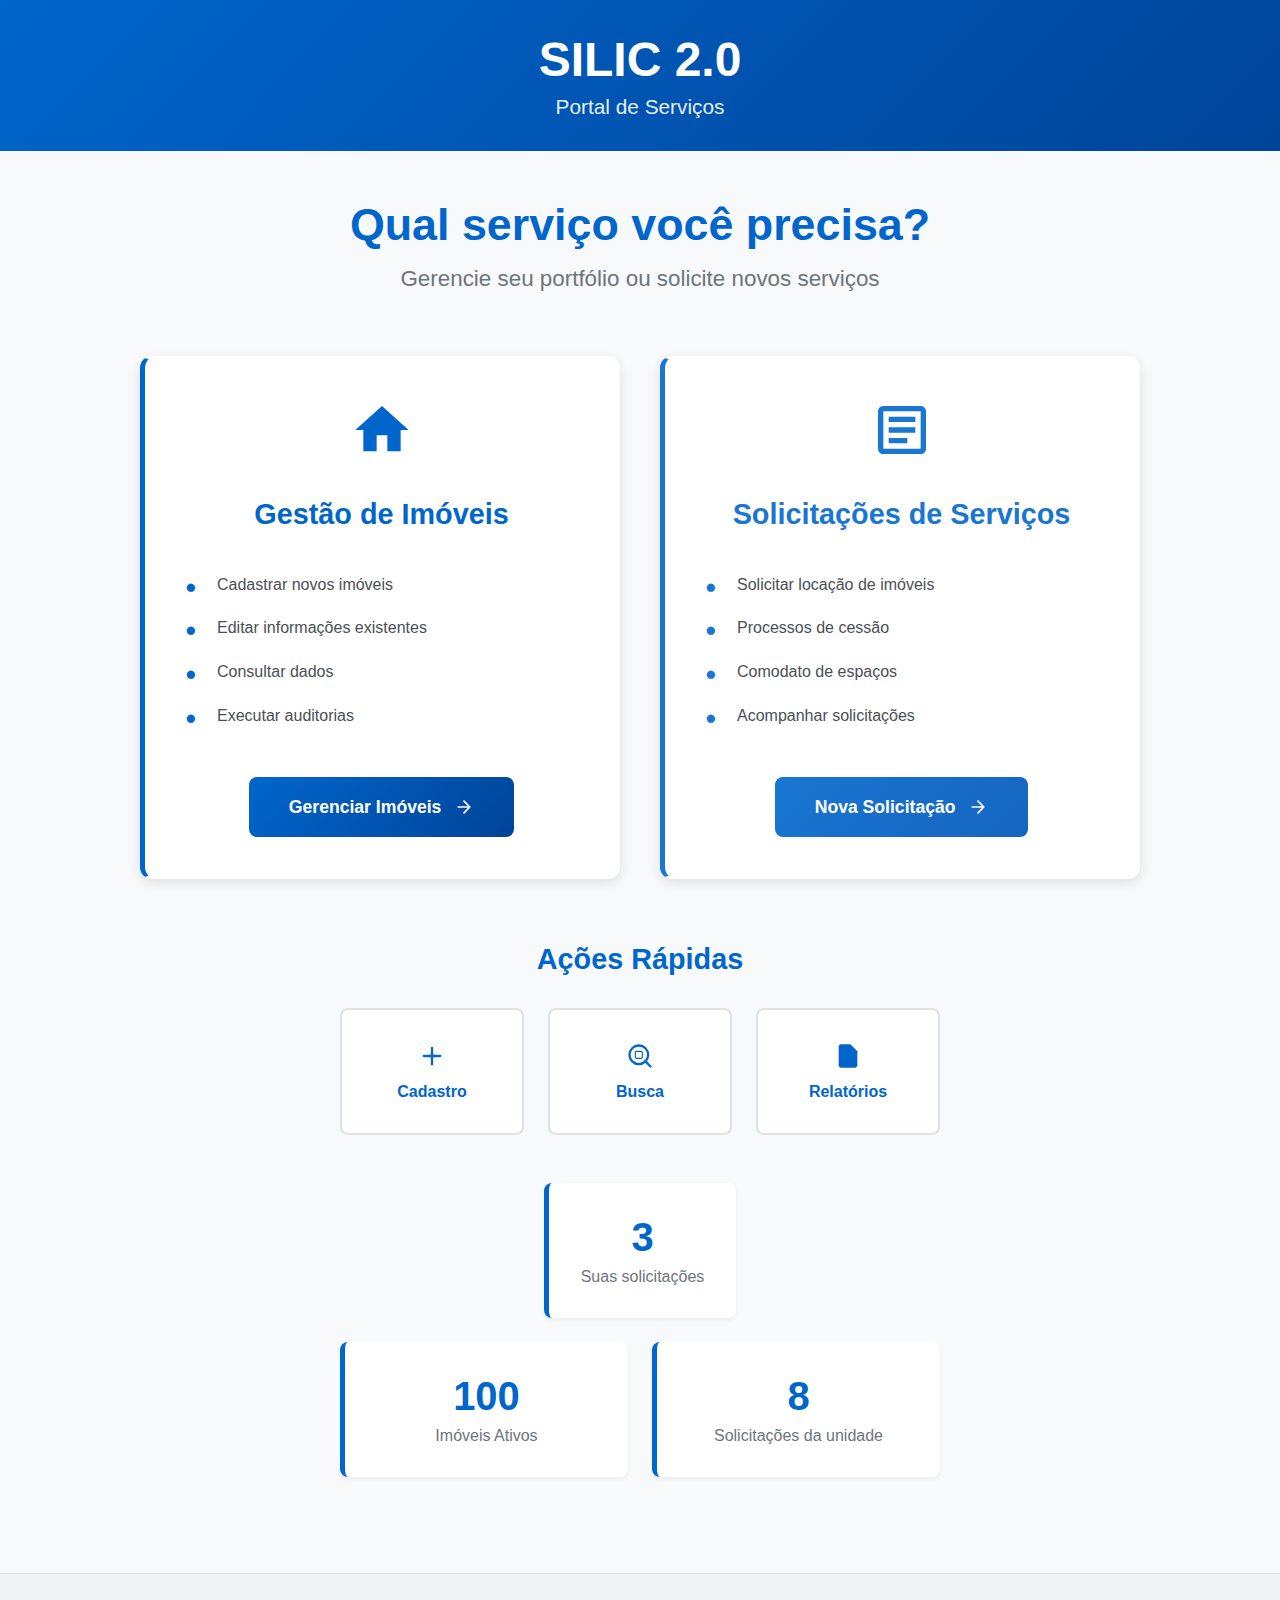
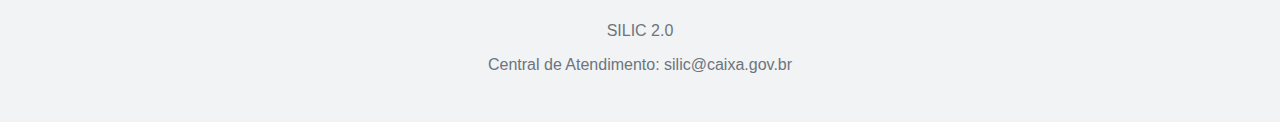
<file: portal-simples.html>
<!DOCTYPE html>
<html lang="pt-BR">
<head>
    <meta charset="UTF-8">
    <meta name="viewport" content="width=device-width, initial-scale=1.0">
    <title>SILIC 2.0 - Portal de Serviços - CAIXA</title>
    <style>
        body {
            font-family: 'Segoe UI', sans-serif;
            margin: 0;
            padding: 0;
            background: #f8f9fa;
            color: #495057;
        }
        
        .header {
            background: linear-gradient(135deg, #0066cc, #004499);
            color: white;
            padding: 2rem 0;
            text-align: center;
        }
        
        .header h1 {
            margin: 0;
            font-size: 3rem;
            font-weight: 700;
        }
        
        .header p {
            margin: 0.5rem 0 0 0;
            font-size: 1.3rem;
            opacity: 0.9;
        }
        
        .container {
            max-width: 1200px;
            margin: 0 auto;
            padding: 3rem 1rem;
        }
        
        .hero {
            text-align: center;
            margin-bottom: 4rem;
        }
        
        .hero h2 {
            font-size: 2.8rem;
            color: #0066cc;
            margin: 0 0 1rem 0;
            font-weight: 700;
        }
        
        .hero p {
            font-size: 1.4rem;
            color: #6c757d;
            margin: 0;
        }
        
        .cards {
            display: grid;
            grid-template-columns: repeat(auto-fit, minmax(400px, 1fr));
            gap: 2.5rem;
            max-width: 1000px;
            margin: 0 auto 4rem auto;
        }
        
        .card {
            background: white;
            border-radius: 12px;
            box-shadow: 0 4px 12px rgba(0,0,0,0.1);
            padding: 2.5rem;
            text-align: center;
            transition: all 0.3s ease;
            border: 2px solid transparent;
        }
        
        .card:hover {
            transform: translateY(-8px);
            box-shadow: 0 8px 25px rgba(0,0,0,0.15);
            border-color: #0066cc;
        }
        
        .card.gestao {
            border-left: 5px solid #0066cc;
        }
        
        .card.solicitacoes {
            border-left: 5px solid #1976d2;
        }
        
        .card-icon {
            margin-bottom: 2rem;
        }
        
        .card-icon svg {
            width: 64px;
            height: 64px;
            color: #0066cc;
        }
        
        .card.solicitacoes .card-icon svg {
            color: #1976d2;
        }
        
        .card h3 {
            font-size: 1.8rem;
            color: #0066cc;
            margin: 0 0 2rem 0;
            font-weight: 700;
        }
        
        .card.solicitacoes h3 {
            color: #1976d2;
        }
        
        .card ul {
            list-style: none;
            padding: 0;
            margin: 0 0 2.5rem 0;
            text-align: left;
        }
        
        .card li {
            padding: 0.8rem 0;
            position: relative;
            padding-left: 2rem;
            font-size: 1rem;
            font-weight: 500;
        }
        
        .card li::before {
            content: "●";
            position: absolute;
            left: 0;
            color: #0066cc;
            font-size: 1.2rem;
        }
        
        .card.solicitacoes li::before {
            color: #1976d2;
        }
        
        .btn {
            display: inline-flex;
            align-items: center;
            gap: 0.8rem;
            padding: 1.2rem 2.5rem;
            border: none;
            border-radius: 8px;
            font-size: 1.1rem;
            font-weight: 600;
            cursor: pointer;
            transition: all 0.3s ease;
            color: white;
            text-decoration: none;
        }
        
        .btn-primary {
            background: linear-gradient(135deg, #0066cc, #004499);
        }
        
        .btn-secondary {
            background: linear-gradient(135deg, #1976d2, #1565c0);
        }
        
        .btn:hover {
            transform: translateY(-3px);
            box-shadow: 0 4px 12px rgba(0,0,0,0.1);
        }
        
        .quick-actions {
            text-align: center;
            margin-bottom: 3rem;
        }
        
        .quick-actions h3 {
            color: #0066cc;
            font-size: 1.8rem;
            margin-bottom: 2rem;
        }
        
        .quick-grid {
            display: grid;
            grid-template-columns: repeat(auto-fit, minmax(180px, 1fr));
            gap: 1.5rem;
            max-width: 600px;
            margin: 0 auto;
        }
        
        .quick-btn {
            display: flex;
            flex-direction: column;
            align-items: center;
            gap: 0.8rem;
            padding: 2rem 1rem;
            background: white;
            border: 2px solid #dee2e6;
            border-radius: 8px;
            color: #0066cc;
            font-weight: 600;
            cursor: pointer;
            transition: all 0.3s ease;
        }
        
        .quick-btn:hover {
            border-color: #0066cc;
            background: #e8f4f8;
            transform: translateY(-3px);
        }
        
        .status {
            display: grid;
            grid-template-columns: 1fr;
            gap: 1.5rem;
            max-width: 600px;
            margin: 0 auto 3rem auto;
        }
        
        .status-row {
            display: grid;
            grid-template-columns: repeat(auto-fit, minmax(200px, 1fr));
            gap: 1.5rem;
        }
        
        .status-single {
            display: grid;
            grid-template-columns: 1fr;
            max-width: 300px;
            margin: 0 auto;
        }
        
        .status-item {
            background: white;
            padding: 2rem;
            border-radius: 8px;
            text-align: center;
            box-shadow: 0 2px 4px rgba(0,0,0,0.05);
            border-left: 5px solid #0066cc;
        }
        
        .status-number {
            display: block;
            font-size: 2.5rem;
            font-weight: bold;
            color: #0066cc;
        }
        
        .status-label {
            display: block;
            color: #6c757d;
            margin-top: 0.5rem;
            font-weight: 500;
        }
        
        .footer {
            background: #f1f3f4;
            border-top: 1px solid #dee2e6;
            padding: 2rem 0;
            text-align: center;
            color: #6c757d;
        }
        
        @media (max-width: 768px) {
            .header h1 { font-size: 2.5rem; }
            .hero h2 { font-size: 2.2rem; }
            .cards { grid-template-columns: 1fr; gap: 2rem; }
            .card { padding: 2rem; }
            .quick-grid { grid-template-columns: repeat(2, 1fr); }
        }
        
        @media (max-width: 480px) {
            .container { padding: 2rem 1rem; }
            .quick-grid { grid-template-columns: 1fr; }
            .status-row { grid-template-columns: 1fr; }
        }
    </style>
</head>
<body>
    <div class="header">
        <h1>SILIC 2.0</h1>
        <p>Portal de Serviços</p>
    </div>
    
    <div class="container">
        <div class="hero">
            <h2>Qual serviço você precisa?</h2>
            <p>Gerencie seu portfólio ou solicite novos serviços</p>
        </div>

        <div class="cards">
            <div class="card gestao" onclick="navegarPara('gestao')">
                <div class="card-icon">
                    <svg viewBox="0 0 24 24" fill="none">
                        <path d="M10 20V14H14V20H19V12H22L12 3L2 12H5V20H10Z" fill="currentColor"/>
                    </svg>
                </div>
                <h3>Gestão de Imóveis</h3>
                <ul>
                    <li>Cadastrar novos imóveis</li>
                    <li>Editar informações existentes</li>
                    <li>Consultar dados</li>
                    <li>Executar auditorias</li>
                </ul>
                <button class="btn btn-primary">
                    Gerenciar Imóveis
                    <svg width="20" height="20" viewBox="0 0 24 24" fill="none">
                        <path d="M5 12H19M19 12L12 5M19 12L12 19" stroke="currentColor" stroke-width="2" stroke-linecap="round" stroke-linejoin="round"/>
                    </svg>
                </button>
            </div>

            <div class="card solicitacoes" onclick="navegarPara('solicitacoes')">
                <div class="card-icon">
                    <svg viewBox="0 0 24 24" fill="none">
                        <path d="M19 3H5C3.9 3 3 3.9 3 5V19C3 20.1 3.9 21 5 21H19C20.1 21 21 20.1 21 19V5C21 3.9 20.1 3 19 3ZM19 19H5V5H19V19Z" fill="currentColor"/>
                        <path d="M14 17H7V15H14V17ZM17 13H7V11H17V13ZM17 9H7V7H17V9Z" fill="currentColor"/>
                    </svg>
                </div>
                <h3>Solicitações de Serviços</h3>
                <ul>
                    <li>Solicitar locação de imóveis</li>
                    <li>Processos de cessão</li>
                    <li>Comodato de espaços</li>
                    <li>Acompanhar solicitações</li>
                </ul>
                <button class="btn btn-secondary">
                    Nova Solicitação
                    <svg width="20" height="20" viewBox="0 0 24 24" fill="none">
                        <path d="M5 12H19M19 12L12 5M19 12L12 19" stroke="currentColor" stroke-width="2" stroke-linecap="round" stroke-linejoin="round"/>
                    </svg>
                </button>
            </div>
        </div>

        <div class="quick-actions">
            <h3>Ações Rápidas</h3>
            <div class="quick-grid">
                <div class="quick-btn" onclick="acao('cadastro')">
                    <svg width="28" height="28" viewBox="0 0 24 24" fill="none">
                        <path d="M12 5V19M5 12H19" stroke="currentColor" stroke-width="2" stroke-linecap="round"/>
                    </svg>
                    Cadastro
                </div>
                <div class="quick-btn" onclick="acao('busca')">
                    <svg width="28" height="28" viewBox="0 0 24 24" fill="none">
                        <circle cx="11" cy="11" r="8" stroke="currentColor" stroke-width="2"/>
                        <path d="M21 21L16.65 16.65" stroke="currentColor" stroke-width="2" stroke-linecap="round"/>
                        <rect x="8" y="8" width="6" height="6" rx="1" fill="none" stroke="currentColor" stroke-width="1"/>
                    </svg>
                    Busca
                </div>
                <div class="quick-btn" onclick="acao('relatorio')">
                    <svg width="28" height="28" viewBox="0 0 24 24" fill="none">
                        <path d="M14 2H6C4.9 2 4 2.9 4 4V20C4 21.1 4.89 22 5.99 22H18C19.1 22 20 21.1 20 20V8L14 2Z" fill="currentColor"/>
                    </svg>
                    Relatórios
                </div>
            </div>
        </div>

        <div class="status">
            <div class="status-single">
                <div class="status-item">
                    <span class="status-number">3</span>
                    <span class="status-label">Suas solicitações</span>
                </div>
            </div>
            <div class="status-row">
                <div class="status-item">
                    <span class="status-number">100</span>
                    <span class="status-label">Imóveis Ativos</span>
                </div>
                <div class="status-item">
                    <span class="status-number">8</span>
                    <span class="status-label">Solicitações da unidade</span>
                </div>
            </div>
        </div>
    </div>

    <div class="footer">
        <p>SILIC 2.0</p>
        <p>Central de Atendimento: silic@caixa.gov.br</p>
    </div>

    <script>
        const URLS = {
            gestao: 'https://osvaldojeronymo.github.io/show-input-doc/',
            solicitacoes: 'https://osvaldojeronymo.github.io/show-request-service/'
        };

        function navegarPara(servico) {
            console.log('Navegando para:', servico);
            window.open(URLS[servico], '_blank');
        }

        function acao(tipo) {
            console.log('Ação:', tipo);
            switch(tipo) {
                case 'cadastro':
                    window.open(URLS.gestao + '#cadastro', '_blank');
                    break;
                case 'busca':
                    window.open(URLS.gestao + '#sipge', '_blank');
                    break;
                case 'relatorio':
                    alert('Relatórios em desenvolvimento');
                    break;
            }
        }

        console.log('Portal SILIC 2.0 carregado!');
    </script>
</body>
</html>
</file>
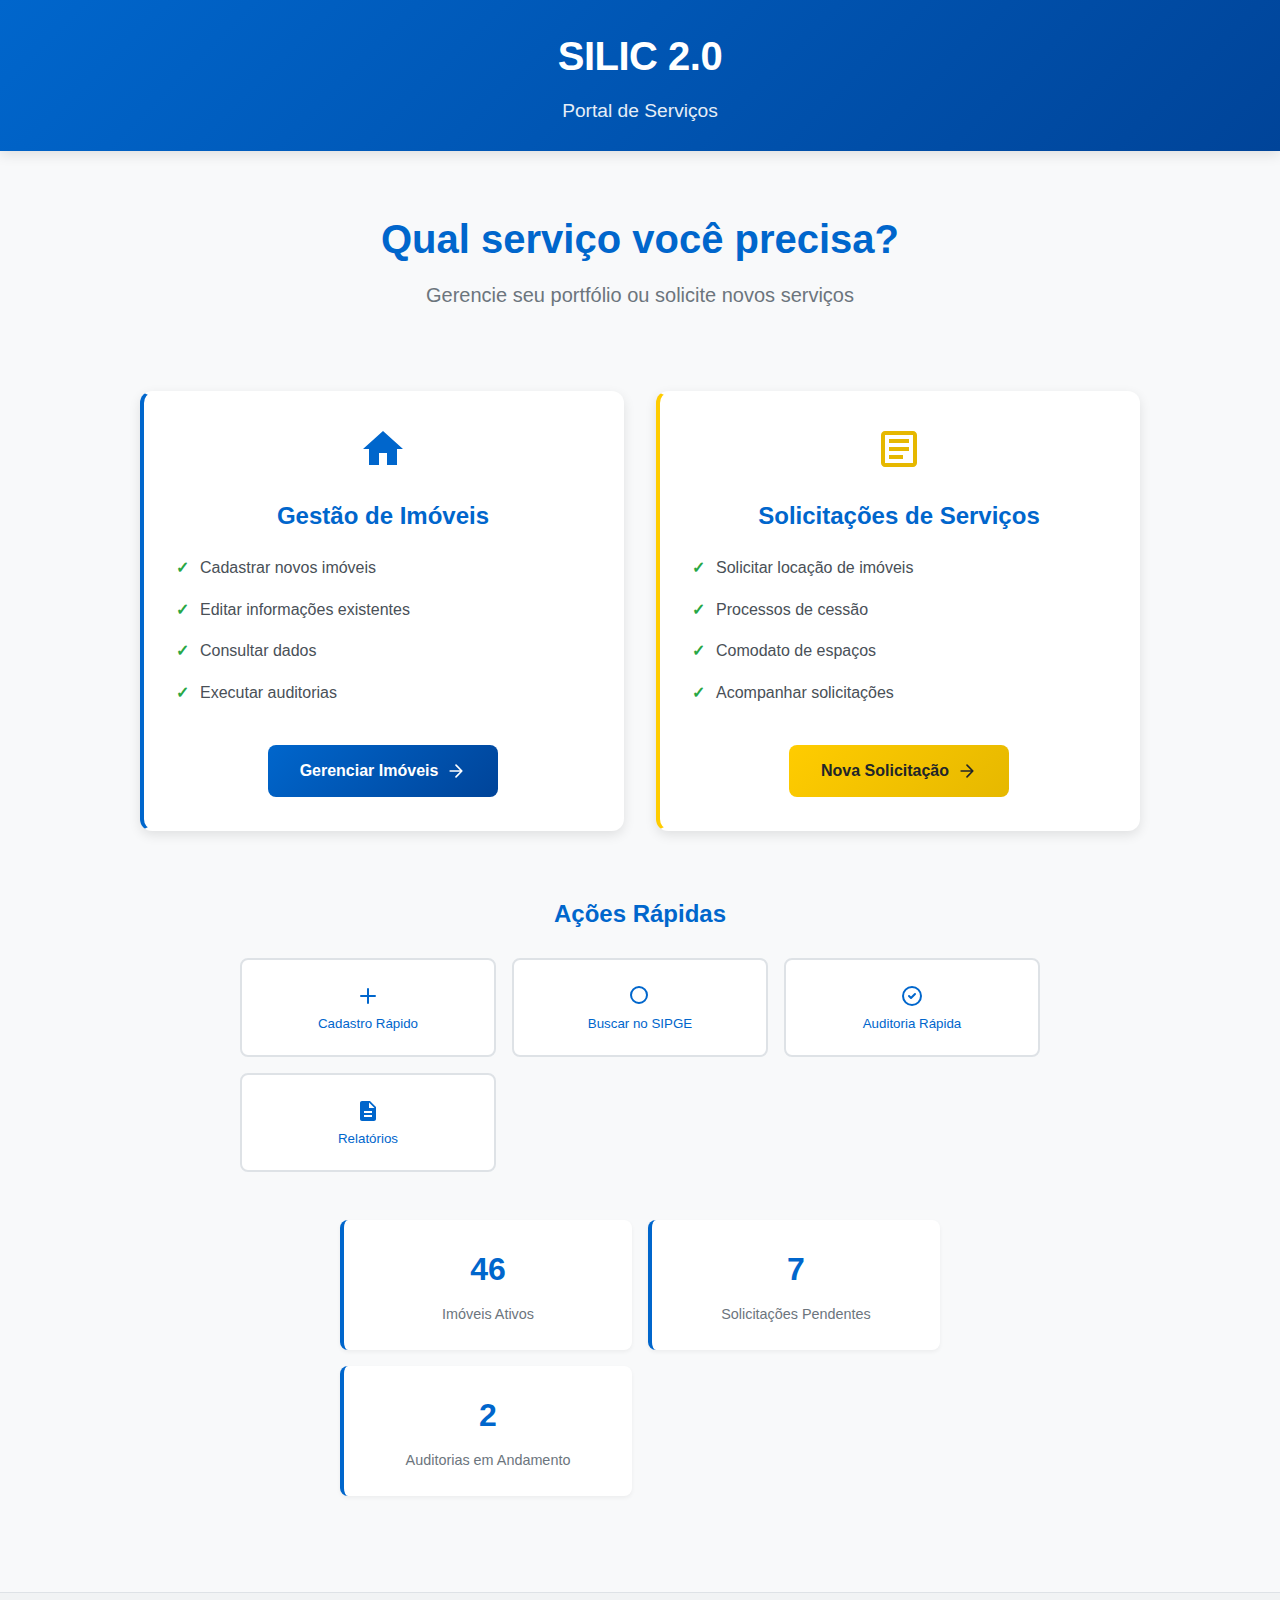
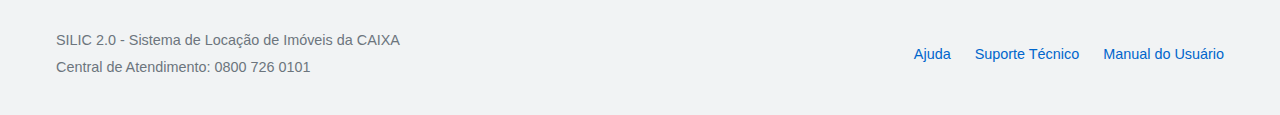
<file: portal.html>
<!DOCTYPE html>
<!-- Portal de Seleção SILIC 2.0 - Versão: 2025-07-10 -->
<html lang="pt-BR">
<head>
    <meta charset="UTF-8">
    <meta name="viewport" content="width=device-width, initial-scale=1.0">
    <title>SILIC 2.0 - Portal de Serviços Imobiliários - CAIXA</title>
    <link rel="stylesheet" href="portal-style.css">
</head>
<body>
    <header>
        <div class="header-content">
            <div class="title-section">
                <h1>SILIC 2.0</h1>
                <p class="subtitle">Portal de Serviços</p>
            </div>
        </div>
    </header>
    
    <main class="container">
        <!-- Hero Section -->
        <section class="hero-section">
            <h2 class="hero-title">Qual serviço você precisa?</h2>
            <p class="hero-subtitle">Gerencie seu portfólio ou solicite novos serviços</p>
        </section>

        <!-- Cards de Seleção Principal -->
        <section class="selection-cards">
            <div class="card-container">
                <!-- Card 1: Gestão de Imóveis -->
                <div class="service-card" data-service="gestao">
                    <div class="card-icon">
                        <svg width="48" height="48" viewBox="0 0 24 24" fill="none" xmlns="http://www.w3.org/2000/svg">
                            <path d="M10 20V14H14V20H19V12H22L12 3L2 12H5V20H10Z" fill="currentColor"/>
                        </svg>
                    </div>
                    <div class="card-content">
                        <h3>Gestão de Imóveis</h3>
                        <ul class="feature-list">
                            <li>Cadastrar novos imóveis</li>
                            <li>Editar informações existentes</li>
                            <li>Consultar dados</li>
                            <li>Executar auditorias</li>
                        </ul>
                    </div>
                    <div class="card-action">
                        <button class="btn-primary" onclick="navegarPara('gestao')">
                            Gerenciar Imóveis
                            <svg width="20" height="20" viewBox="0 0 24 24" fill="none">
                                <path d="M5 12H19M19 12L12 5M19 12L12 19" stroke="currentColor" stroke-width="2" stroke-linecap="round" stroke-linejoin="round"/>
                            </svg>
                        </button>
                    </div>
                </div>

                <!-- Card 2: Solicitações de Serviços -->
                <div class="service-card" data-service="solicitacoes">
                    <div class="card-icon">
                        <svg width="48" height="48" viewBox="0 0 24 24" fill="none" xmlns="http://www.w3.org/2000/svg">
                            <path d="M19 3H5C3.9 3 3 3.9 3 5V19C3 20.1 3.9 21 5 21H19C20.1 21 21 20.1 21 19V5C21 3.9 20.1 3 19 3ZM19 19H5V5H19V19Z" fill="currentColor"/>
                            <path d="M14 17H7V15H14V17ZM17 13H7V11H17V13ZM17 9H7V7H17V9Z" fill="currentColor"/>
                        </svg>
                    </div>
                    <div class="card-content">
                        <h3>Solicitações de Serviços</h3>
                        <ul class="feature-list">
                            <li>Solicitar locação de imóveis</li>
                            <li>Processos de cessão</li>
                            <li>Comodato de espaços</li>
                            <li>Acompanhar solicitações</li>
                        </ul>
                    </div>
                    <div class="card-action">
                        <button class="btn-secondary" onclick="navegarPara('solicitacoes')">
                            Nova Solicitação
                            <svg width="20" height="20" viewBox="0 0 24 24" fill="none">
                                <path d="M5 12H19M19 12L12 5M19 12L12 19" stroke="currentColor" stroke-width="2" stroke-linecap="round" stroke-linejoin="round"/>
                            </svg>
                        </button>
                    </div>
                </div>
            </div>
        </section>

        <!-- Seção de Atalhos Rápidos -->
        <section class="quick-actions">
            <h3>Ações Rápidas</h3>
            <div class="quick-actions-grid">
                <button class="quick-action-btn" onclick="acao('cadastro-rapido')">
                    <svg width="24" height="24" viewBox="0 0 24 24" fill="none">
                        <path d="M12 5V19M5 12H19" stroke="currentColor" stroke-width="2" stroke-linecap="round"/>
                    </svg>
                    Cadastro Rápido
                </button>
                <button class="quick-action-btn" onclick="acao('busca-sipge')">
                    <svg width="24" height="24" viewBox="0 0 24 24" fill="none">
                        <circle cx="11" cy="11" r="8" stroke="currentColor" stroke-width="2"/>
                        <path d="21 21L16.65 16.65" stroke="currentColor" stroke-width="2" stroke-linecap="round"/>
                    </svg>
                    Buscar no SIPGE
                </button>
                <button class="quick-action-btn" onclick="acao('auditoria')">
                    <svg width="24" height="24" viewBox="0 0 24 24" fill="none">
                        <path d="M9 12L11 14L15 10M21 12C21 16.97 16.97 21 12 21C7.03 21 3 16.97 3 12C3 7.03 7.03 3 12 3C16.97 3 21 7.03 21 12Z" stroke="currentColor" stroke-width="2" stroke-linecap="round" stroke-linejoin="round"/>
                    </svg>
                    Auditoria Rápida
                </button>
                <button class="quick-action-btn" onclick="acao('relatorio')">
                    <svg width="24" height="24" viewBox="0 0 24 24" fill="none">
                        <path d="M14 2H6C4.9 2 4 2.9 4 4V20C4 21.1 4.89 22 5.99 22H18C19.1 22 20 21.1 20 20V8L14 2ZM16 18H8V16H16V18ZM16 14H8V12H16V14ZM13 9V3.5L18.5 9H13Z" fill="currentColor"/>
                    </svg>
                    Relatórios
                </button>
            </div>
        </section>

        <!-- Informações de Status (opcional) -->
        <section class="status-info">
            <div class="status-grid">
                <div class="status-item">
                    <span class="status-number">100</span>
                    <span class="status-label">Imóveis Ativos</span>
                </div>
                <div class="status-item">
                    <span class="status-number">15</span>
                    <span class="status-label">Solicitações Pendentes</span>
                </div>
                <div class="status-item">
                    <span class="status-number">5</span>
                    <span class="status-label">Auditorias em Andamento</span>
                </div>
            </div>
        </section>
    </main>

    <footer class="footer">
        <div class="footer-content">
            <div class="footer-info">
                <p>SILIC 2.0 - Sistema de Locação de Imóveis da CAIXA</p>
                <p>Central de Atendimento: 0800 726 0101</p>
            </div>
            <div class="footer-links">
                <a href="#ajuda">Ajuda</a>
                <a href="#suporte">Suporte Técnico</a>
                <a href="#manual">Manual do Usuário</a>
            </div>
        </div>
    </footer>

    <script src="portal-script.js"></script>
</body>
</html>
</file>
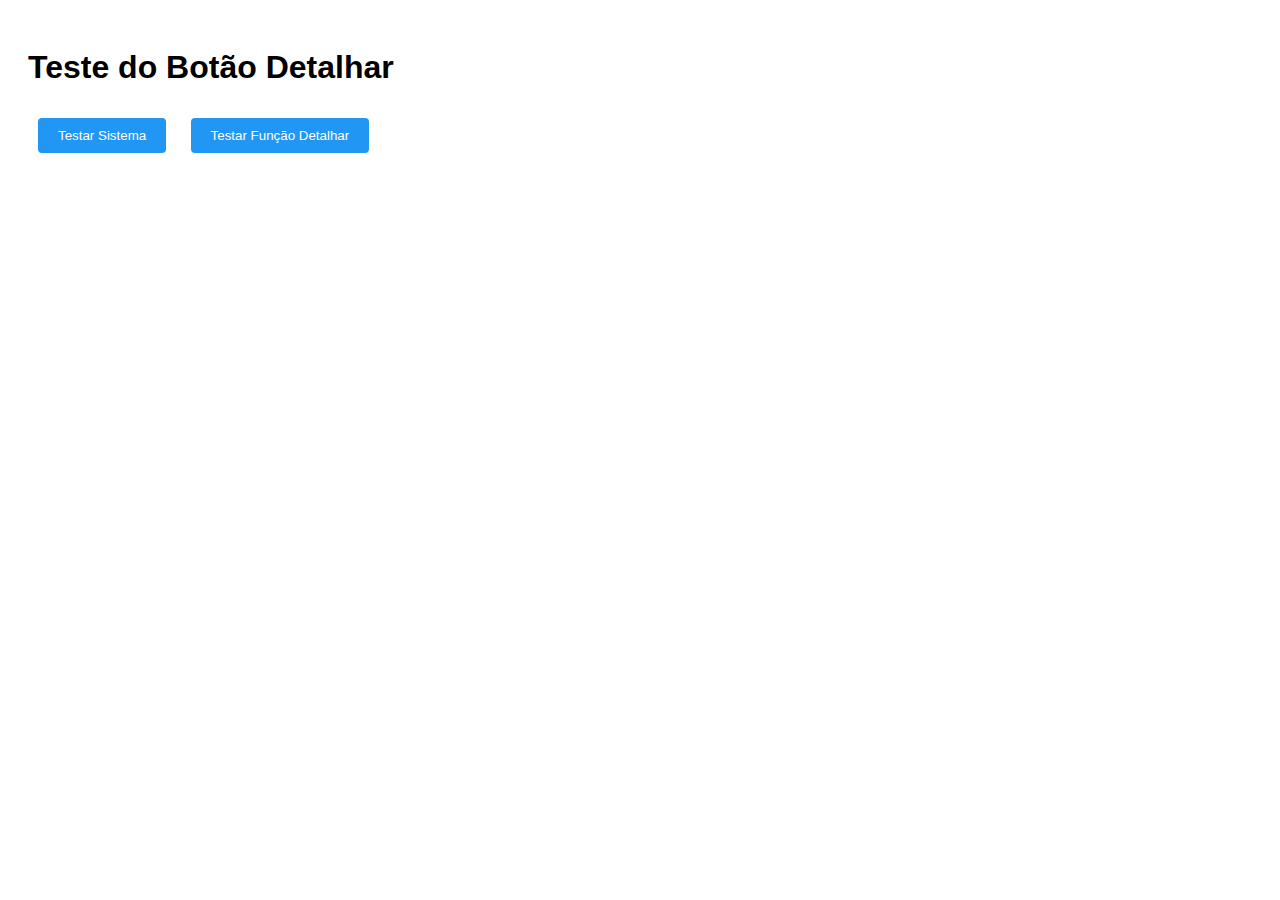
<file: teste_detalhar.html>
<!DOCTYPE html>
<html lang="pt-BR">
<head>
    <meta charset="UTF-8">
    <meta name="viewport" content="width=device-width, initial-scale=1.0">
    <title>Teste Botão Detalhar</title>
    <style>
        body { font-family: Arial, sans-serif; padding: 20px; }
        .resultado { margin: 20px 0; padding: 15px; border: 1px solid #ccc; border-radius: 5px; }
        .erro { background-color: #ffebee; border-color: #f44336; }
        .sucesso { background-color: #e8f5e8; border-color: #4caf50; }
        button { padding: 10px 20px; margin: 10px; background: #2196f3; color: white; border: none; border-radius: 4px; cursor: pointer; }
        button:hover { background: #1976d2; }
    </style>
</head>
<body>
    <h1>Teste do Botão Detalhar</h1>
    
    <button onclick="testarSistema()">Testar Sistema</button>
    <button onclick="testarDetalhes()">Testar Função Detalhar</button>
    
    <div id="resultado"></div>
    
    <script src="script.js"></script>
    <script>
        function log(mensagem, tipo = 'info') {
            const resultado = document.getElementById('resultado');
            const div = document.createElement('div');
            div.className = `resultado ${tipo}`;
            div.innerHTML = `<strong>${new Date().toLocaleTimeString()}:</strong> ${mensagem}`;
            resultado.appendChild(div);
            console.log(mensagem);
        }
        
        function testarSistema() {
            document.getElementById('resultado').innerHTML = '';
            
            try {
                log('Verificando se o sistema existe...', 'info');
                
                if (typeof window.sistema === 'undefined') {
                    log('❌ Erro: window.sistema não está definido', 'erro');
                    return;
                }
                
                log('✅ Sistema encontrado', 'sucesso');
                
                if (!window.sistema.imoveis || window.sistema.imoveis.length === 0) {
                    log('⚠️ Aviso: Nenhum imóvel carregado, carregando dados...', 'info');
                    window.sistema.carregarDadosDemo();
                }
                
                log(`✅ ${window.sistema.imoveis.length} imóveis carregados`, 'sucesso');
                log(`✅ ${window.sistema.locadores.length} locadores carregados`, 'sucesso');
                
                // Testar se a função mostrarDetalhesImovel existe
                if (typeof window.sistema.mostrarDetalhesImovel === 'function') {
                    log('✅ Função mostrarDetalhesImovel existe', 'sucesso');
                } else {
                    log('❌ Erro: Função mostrarDetalhesImovel não encontrada', 'erro');
                }
                
                // Testar se a função gerarDocumentosImovelHTML existe
                if (typeof window.sistema.gerarDocumentosImovelHTML === 'function') {
                    log('✅ Função gerarDocumentosImovelHTML existe', 'sucesso');
                } else {
                    log('❌ Erro: Função gerarDocumentosImovelHTML não encontrada', 'erro');
                }
                
            } catch (error) {
                log(`❌ Erro no teste: ${error.message}`, 'erro');
                console.error('Erro completo:', error);
            }
        }
        
        function testarDetalhes() {
            try {
                if (!window.sistema || !window.sistema.imoveis || window.sistema.imoveis.length === 0) {
                    log('❌ Sistema não carregado. Execute "Testar Sistema" primeiro.', 'erro');
                    return;
                }
                
                const primeiroImovel = window.sistema.imoveis[0];
                log(`Testando detalhes do imóvel: ${primeiroImovel.codigo}`, 'info');
                
                // Verificar se o modal existe
                const modal = document.getElementById('modalDetalhesImovel');
                if (!modal) {
                    log('❌ Erro: Modal modalDetalhesImovel não encontrado no DOM', 'erro');
                    return;
                }
                log('✅ Modal encontrado no DOM', 'sucesso');
                
                // Verificar se o conteúdo existe
                const conteudo = document.getElementById('detalhesImovelContent');
                if (!conteudo) {
                    log('❌ Erro: Elemento detalhesImovelContent não encontrado', 'erro');
                    return;
                }
                log('✅ Elemento de conteúdo encontrado', 'sucesso');
                
                // Testar a função
                window.sistema.mostrarDetalhesImovel(primeiroImovel.id);
                log('✅ Função mostrarDetalhesImovel executada sem erro', 'sucesso');
                
                // Verificar se o modal foi exibido
                if (modal.style.display === 'block') {
                    log('✅ Modal exibido com sucesso!', 'sucesso');
                } else {
                    log('❌ Modal não foi exibido', 'erro');
                }
                
            } catch (error) {
                log(`❌ Erro ao testar detalhes: ${error.message}`, 'erro');
                console.error('Erro completo:', error);
            }
        }
        
        // Auto-executar teste básico quando a página carregar
        window.addEventListener('load', () => {
            setTimeout(() => {
                log('Página carregada, executando teste automático...', 'info');
                testarSistema();
            }, 1000);
        });
    </script>
</body>
</html>
</file>
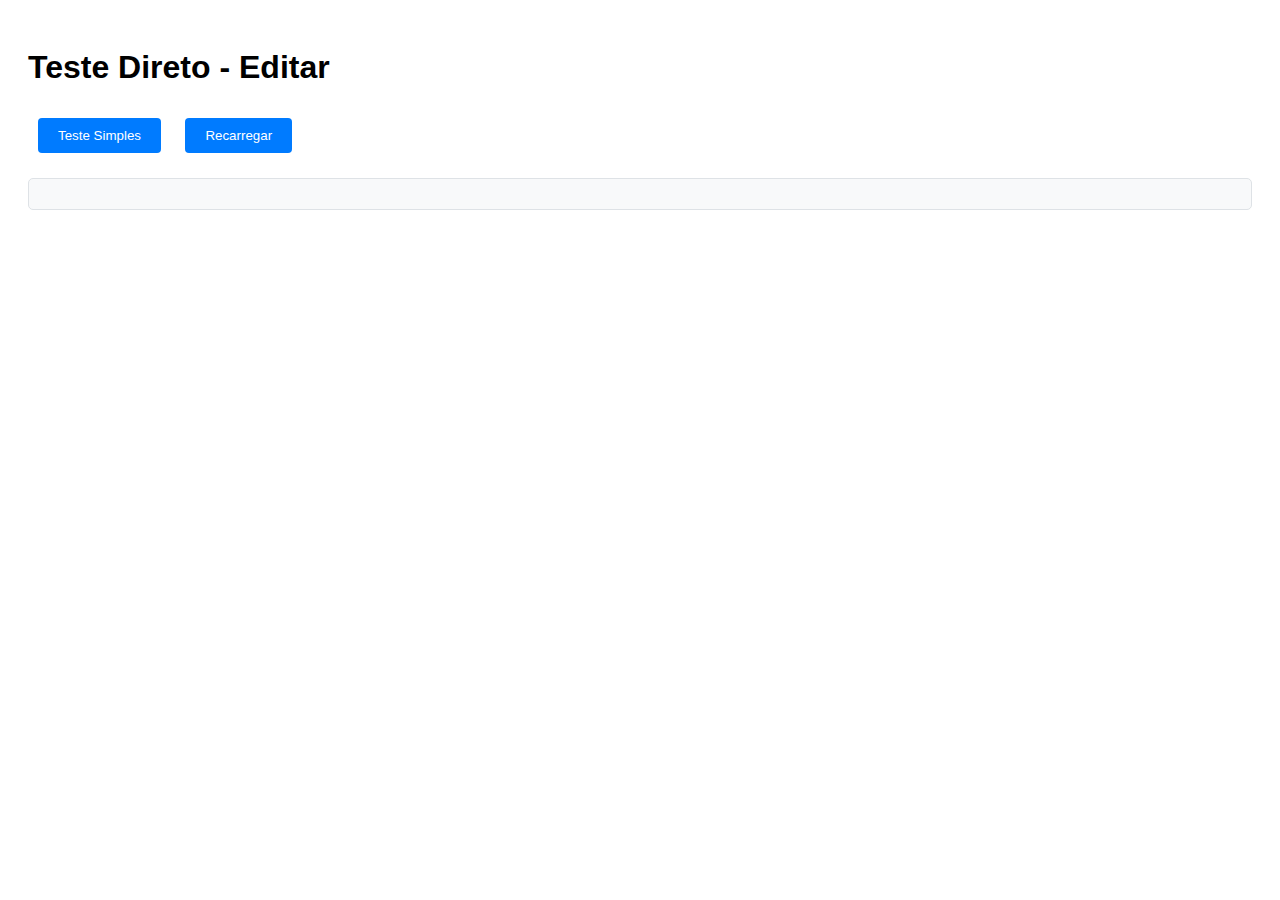
<file: teste_direto.html>
<!DOCTYPE html>
<html lang="pt-BR">
<head>
    <meta charset="UTF-8">
    <meta name="viewport" content="width=device-width, initial-scale=1.0">
    <title>Teste Direto - Editar</title>
    <style>
        body { font-family: Arial, sans-serif; padding: 20px; }
        .btn { padding: 10px 20px; border: none; border-radius: 4px; cursor: pointer; margin: 10px; background: #007bff; color: white; }
        .console { background: #f8f9fa; border: 1px solid #dee2e6; padding: 15px; margin: 15px 0; border-radius: 5px; font-family: monospace; font-size: 14px; max-height: 400px; overflow-y: auto; }
    </style>
</head>
<body>
    <h1>Teste Direto - Editar</h1>
    
    <button class="btn" onclick="testeSimples()">Teste Simples</button>
    <button class="btn" onclick="window.location.reload()">Recarregar</button>
    
    <div id="console" class="console"></div>

    <script src="script.js?v=20250709"></script>
    <script>
        // Console personalizado
        function logConsole(msg) {
            const consoleDiv = document.getElementById('console');
            const timestamp = new Date().toLocaleTimeString();
            consoleDiv.innerHTML += `[${timestamp}] ${msg}<br>`;
            consoleDiv.scrollTop = consoleDiv.scrollHeight;
            console.log(msg);
        }

        // Interceptar console.log original
        const originalLog = console.log;
        const originalError = console.error;
        
        console.log = function(...args) {
            logConsole(args.join(' '));
            originalLog.apply(console, args);
        };
        
        console.error = function(...args) {
            logConsole('ERROR: ' + args.join(' '));
            originalError.apply(console, args);
        };

        function testeSimples() {
            logConsole('=== INICIANDO TESTE SIMPLES ===');
            
            if (!window.sistema) {
                logConsole('ERRO: Sistema não carregado');
                return;
            }
            
            logConsole('Sistema carregado: ' + typeof window.sistema);
            logConsole('Imóveis disponíveis: ' + (window.sistema.imoveis ? window.sistema.imoveis.length : 'NENHUM'));
            
            if (window.sistema.imoveis && window.sistema.imoveis.length > 0) {
                const primeiroImovel = window.sistema.imoveis[0];
                logConsole('Primeiro imóvel: ID=' + primeiroImovel.id + ', Código=' + primeiroImovel.codigo);
                
                logConsole('Chamando editarImovel(' + primeiroImovel.id + ')...');
                
                try {
                    window.sistema.editarImovel(primeiroImovel.id);
                    logConsole('Chamada concluída!');
                } catch (e) {
                    logConsole('ERRO na chamada: ' + e.message);
                }
            }
        }

        // Aguardar carregamento
        window.addEventListener('load', () => {
            setTimeout(() => {
                logConsole('Página carregada');
                logConsole('Sistema disponível: ' + (window.sistema ? 'SIM' : 'NÃO'));
            }, 1000);
        });

        // Interceptar erros
        window.addEventListener('error', (e) => {
            logConsole('ERRO JS: ' + e.message + ' em ' + e.filename + ':' + e.lineno);
        });
    </script>
</body>
</html>
</file>
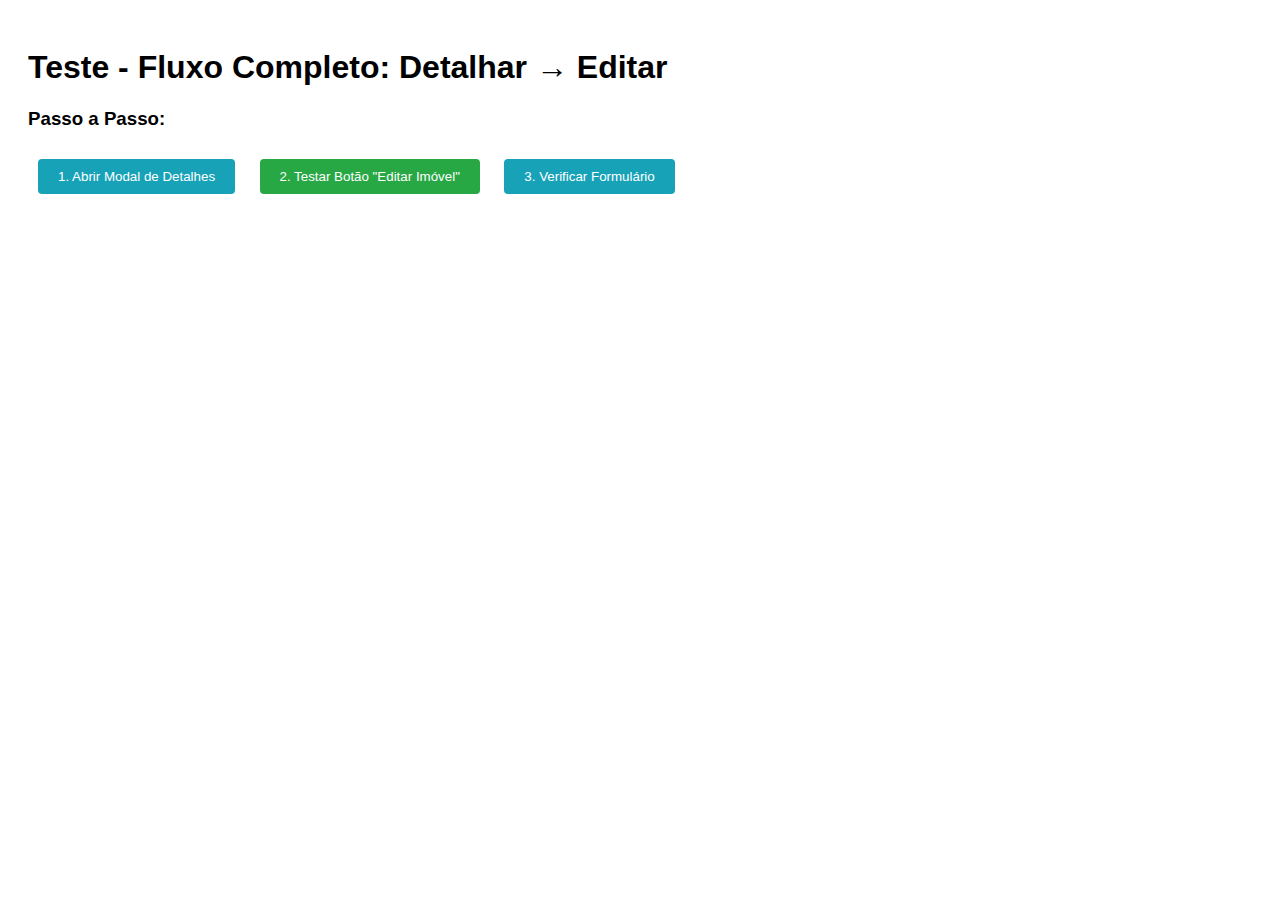
<file: teste_editar.html>
<!DOCTYPE html>
<html lang="pt-BR">
<head>
    <meta charset="UTF-8">
    <meta name="viewport" content="width=device-width, initial-scale=1.0">
    <title>Teste - Botão Editar do Modal</title>
    <style>
        body { font-family: Arial, sans-serif; padding: 20px; }
        .btn { padding: 10px 20px; border: none; border-radius: 4px; cursor: pointer; margin: 10px; }
        .btn-info { background-color: #17a2b8; color: white; }
        .btn-success { background-color: #28a745; color: white; }
        .log { 
            background: #f8f9fa; 
            border: 1px solid #dee2e6; 
            padding: 10px; 
            margin: 10px 0; 
            border-radius: 4px; 
            font-family: monospace; 
            font-size: 12px;
        }
        .success { background-color: #d4edda; color: #155724; }
        .error { background-color: #f8d7da; color: #721c24; }
    </style>
</head>
<body>
    <h1>Teste - Fluxo Completo: Detalhar → Editar</h1>
    
    <h3>Passo a Passo:</h3>
    <button class="btn btn-info" onclick="passo1()">1. Abrir Modal de Detalhes</button>
    <button class="btn btn-success" onclick="passo2()">2. Testar Botão "Editar Imóvel"</button>
    <button class="btn btn-info" onclick="verificarFormulario()">3. Verificar Formulário</button>
    
    <div id="resultado"></div>

    <script src="script.js?v=20250709"></script>
    <script>
        function log(msg, type = 'info') {
            const div = document.getElementById('resultado');
            const logDiv = document.createElement('div');
            logDiv.className = 'log ' + (type === 'error' ? 'error' : type === 'success' ? 'success' : '');
            logDiv.innerHTML = `<strong>[${new Date().toLocaleTimeString()}]</strong> ${msg}`;
            div.appendChild(logDiv);
            console.log(msg);
        }

        function passo1() {
            log('=== PASSO 1: ABRINDO MODAL DE DETALHES ===');
            
            if (!window.sistema) {
                log('ERRO: Sistema não carregado!', 'error');
                return;
            }
            
            if (!window.sistema.imoveis || window.sistema.imoveis.length === 0) {
                log('ERRO: Nenhum imóvel disponível!', 'error');
                return;
            }
            
            const primeiroImovel = window.sistema.imoveis[0];
            log(`Tentando abrir detalhes do imóvel ID: ${primeiroImovel.id} (${primeiroImovel.denominacao})`);
            
            try {
                window.sistema.mostrarDetalhesImovel(primeiroImovel.id);
                log('Modal de detalhes aberto com sucesso!', 'success');
                
                // Verificar se a variável imovelAtualModal foi definida
                setTimeout(() => {
                    if (window.sistema.imovelAtualModal) {
                        log(`Variável imovelAtualModal definida: ${window.sistema.imovelAtualModal}`, 'success');
                    } else {
                        log('AVISO: Variável imovelAtualModal não foi definida', 'error');
                    }
                }, 100);
                
            } catch (e) {
                log(`ERRO: ${e.message}`, 'error');
            }
        }

        function passo2() {
            log('=== PASSO 2: TESTANDO BOTÃO EDITAR IMÓVEL ===');
            
            if (!window.sistema) {
                log('ERRO: Sistema não carregado!', 'error');
                return;
            }
            
            // Verificar se há um imóvel no modal
            if (!window.sistema.imovelAtualModal) {
                log('ERRO: Nenhum imóvel está sendo exibido no modal. Execute o Passo 1 primeiro.', 'error');
                return;
            }
            
            log(`Tentando editar imóvel ID: ${window.sistema.imovelAtualModal}`);
            
            try {
                window.sistema.editarImovelModal();
                log('Função editarImovelModal() executada com sucesso!', 'success');
                
                // Verificar se o formulário foi preenchido
                setTimeout(() => {
                    const codigo = document.getElementById('codigoEdificio')?.value;
                    const denominacao = document.getElementById('denominacaoEdificio')?.value;
                    
                    if (codigo && denominacao) {
                        log(`Formulário preenchido: Código=${codigo}, Denominação=${denominacao}`, 'success');
                        log(`Modo edição ativo: ${window.sistema.imovelEditando ? 'SIM' : 'NÃO'} (ID: ${window.sistema.imovelEditando})`);
                    } else {
                        log('ERRO: Formulário não foi preenchido corretamente', 'error');
                    }
                }, 100);
                
            } catch (e) {
                log(`ERRO: ${e.message}`, 'error');
            }
        }

        function verificarFormulario() {
            log('=== PASSO 3: VERIFICANDO FORMULÁRIO ===');
            
            const campos = [
                'codigoEdificio', 'denominacaoEdificio', 'localCidade', 
                'ruaEndereco', 'cepImovel', 'statusImovel'
            ];
            
            let todosPreenchidos = true;
            
            campos.forEach(campo => {
                const elemento = document.getElementById(campo);
                if (elemento) {
                    const valor = elemento.value;
                    log(`${campo}: ${valor || '(vazio)'}`);
                    if (!valor) todosPreenchidos = false;
                } else {
                    log(`ERRO: Campo ${campo} não encontrado!`, 'error');
                    todosPreenchidos = false;
                }
            });
            
            const btnAdicionar = document.getElementById('adicionarImovel');
            if (btnAdicionar) {
                log(`Texto do botão: "${btnAdicionar.textContent}"`, 
                    btnAdicionar.textContent.includes('Atualizar') ? 'success' : 'error');
            }
            
            log(`Status geral: ${todosPreenchidos ? 'SUCESSO - Formulário preenchido corretamente' : 'ERRO - Formulário incompleto'}`, 
                todosPreenchidos ? 'success' : 'error');
        }

        // Aguardar carregamento
        window.addEventListener('load', () => {
            setTimeout(() => {
                log('Página carregada. Sistema disponível: ' + (window.sistema ? 'SIM' : 'NÃO'));
                if (window.sistema && window.sistema.imoveis) {
                    log(`Imóveis disponíveis: ${window.sistema.imoveis.length}`);
                }
            }, 1000);
        });
    </script>
</body>
</html>
</file>
<file: style.css>
/* Estilo seguindo padrão CAIXA Econômica Federal - Versão Apresentação */
:root {
    --color-primary: #0066cc;        /* Azul CAIXA */
    --color-primary-dark: #004499;   /* Azul escuro CAIXA */
    --color-accent: #ffcc00;         /* Amarelo CAIXA */
    --color-accent-dark: #e6b800;    /* Amarelo escuro */
    --color-bg: #f8f9fa;
    --color-bg-light: #f1f3f4;
    --color-bg-hover: #e8f4f8;
    --color-border: #dee2e6;
    --color-white: #fff;
    --color-black: #212529;
    --color-text: #495057;
    --color-success: #28a745;
    --color-danger: #dc3545;
}

body {
    font-family: 'Segoe UI', sans-serif;
    background: var(--color-bg);
    margin: 0;
    padding: 0;
}

/* Reset adicional para evitar conflitos */
* {
    box-sizing: border-box;
}

html {
    margin: 0;
    padding: 0;
    height: 100%;
}

/* Garantir que não há elementos flutuantes no topo */
body::before,
html::before {
    content: none !important;
}

/* Garantir que o header ocupe toda a largura */
header {
    margin-left: 0 !important;
    margin-right: 0 !important;
    left: 0;
    right: 0;
}

/* Header adaptado para apresentação - CORRIGIDO */
header {
    background: linear-gradient(135deg, var(--color-primary), var(--color-primary-dark));
    color: white;
    padding: 1.5rem 0;
    box-shadow: 0 2px 10px rgba(0,0,0,0.1);
    width: 100%;
    position: relative;
}

.header-content {
    display: flex;
    align-items: center;
    justify-content: space-between;
    gap: 2rem;
    max-width: 1200px;
    margin: 0 auto;
    padding: 0 2rem;
}

.portal-nav {
    display: flex;
    align-items: center;
}

.btn-voltar-portal {
    display: inline-flex;
    align-items: center;
    gap: 0.5rem;
    padding: 0.8rem 1.5rem;
    background: rgba(255, 255, 255, 0.15);
    border: 2px solid rgba(255, 255, 255, 0.3);
    border-radius: 8px;
    color: white;
    font-size: 0.95rem;
    font-weight: 600;
    cursor: pointer;
    transition: all 0.3s ease;
    text-decoration: none;
}

.btn-voltar-portal:hover {
    background: rgba(255, 255, 255, 0.25);
    border-color: rgba(255, 255, 255, 0.5);
    transform: translateY(-2px);
    box-shadow: 0 4px 12px rgba(0, 0, 0, 0.15);
}

.btn-voltar-portal svg {
    transition: transform 0.3s ease;
}

.btn-voltar-portal:hover svg {
    transform: translateX(-3px);
}

.title-section {
    text-align: center;
}

.title-section h1 {
    margin: 0;
    font-size: 2.5rem;
    font-weight: 600;
}

.subtitle {
    margin: 0.5rem 0 0 0;
    font-size: 1.2rem;
    font-weight: 300;
    opacity: 0.9;
}

.container {
    max-width: 1400px;
    margin: 2rem auto;
    background: white;
    padding: 3rem;
    border-radius: 12px;
    box-shadow: 0 4px 20px rgba(0,0,0,0.08);
}

/* Layout do Dashboard - Centralizado e Equilibrado */
.dashboard-layout {
    display: flex;
    flex-direction: column;
    align-items: center;
    gap: 2rem;
    width: 100%;
}

.dashboard-content {
    width: 100%;
    max-width: 1200px;
    margin: 0 auto;
}

/* Dashboard Overview Melhorado */
.dashboard-overview {
    width: 100%;
    margin-bottom: 3rem !important;
}

.dashboard-total {
    display: flex;
    justify-content: center;
    margin-bottom: 2rem !important;
}

.stat-card-total {
    max-width: 400px;
    width: 100%;
}

/* Grid de Status Melhorado */
.dashboard-status {
    display: grid !important;
    grid-template-columns: repeat(4, 1fr) !important;
    gap: 1.5rem !important;
    max-width: 1000px;
    margin: 0 auto;
}

/* Responsividade para o grid */
@media (max-width: 1200px) {
    .dashboard-status {
        grid-template-columns: repeat(2, 1fr) !important;
        max-width: 600px;
    }
}

@media (max-width: 768px) {
    .dashboard-status {
        grid-template-columns: 1fr !important;
        max-width: 400px;
    }
}

/* Ações Principais Centralizadas */
.main-actions {
    width: 100%;
    max-width: 800px;
    margin: 0 auto 2rem auto;
    display: flex;
    flex-direction: column;
    gap: 1.5rem;
    align-items: center;
}

.actions-primary {
    width: 100%;
    display: flex;
    justify-content: center;
}

.actions-secondary {
    width: 100%;
    display: grid;
    grid-template-columns: repeat(auto-fit, minmax(200px, 1fr));
    gap: 1rem;
    max-width: 700px;
}

h2 {
    color: var(--color-primary);
    margin-bottom: 1.5rem;
    font-size: 1.8rem;
}

.table {
    width: 100%;
    border-collapse: collapse;
    margin-top: 1rem;
}

.table th,
.table td {
    padding: 0.75rem;
    border: 1px solid var(--color-border);
    text-align: left;
    vertical-align: top;
}

.table th {
    background: var(--color-bg-light);
    color: var(--color-primary);
    font-weight: 600;
}

.documents-cell {
    padding: 0.75rem;
}

.document-dropbox {
    border: 2px dashed #dee2e6;
    border-radius: 8px;
    padding: 1rem;
    margin: 0.5rem 0;
    transition: all 0.3s ease;
    background: #f8f9fa;
}

.document-dropbox.clickable {
    border-color: var(--color-primary);
    cursor: pointer;
}

.document-dropbox.clickable:hover {
    border-color: var(--color-accent);
    background: #e3f2fd;
    cursor: pointer;
    transform: translateY(-2px);
}

.document-dropbox.completed {
    border-color: var(--color-success);
    background: #d4edda;
}

.document-header {
    display: flex;
    align-items: center;
    gap: 0.5rem;
    margin-bottom: 0.5rem;
}

.document-icon {
    font-size: 1.2rem;
}

.document-name {
    font-weight: 600;
    flex: 1;
}

.status-indicator {
    font-size: 1rem;
    font-weight: bold;
}

.status-indicator.entregue {
    color: var(--color-success);
}

.status-indicator.pendente {
    color: #ffc107;
}

.status-indicator.em_analise {
    color: #17a2b8;
}

.status-indicator.rejeitado {
    color: var(--color-danger);
}

.status-text {
    font-size: 0.9rem;
    font-weight: 500;
}

.status-text.entregue {
    color: var(--color-success);
}

.status-text.pendente {
    color: #f57c00;
}

.status-text.em_analise {
    color: #17a2b8;
}

.status-text.rejeitado {
    color: var(--color-danger);
}

.upload-hint {
    font-size: 0.8rem;
    color: #6c757d;
    margin-top: 0.5rem;
    font-style: italic;
}

.pagination-bar {
    margin-top: 1rem;
    border-top: 1px solid var(--color-border);
    padding-top: 1rem;
}

.pagination-bar-row {
    display: flex;
    justify-content: space-between;
    align-items: center;
    gap: 1rem;
}

.pagination-left,
.pagination-center,
.pagination-right {
    display: flex;
    align-items: center;
    gap: 0.5rem;
}

.select {
    padding: 0.3rem;
    border-radius: 4px;
    border: 1px solid var(--color-border);
}

.pagination-button {
    padding: 0.3rem 0.6rem;
    background: var(--color-primary);
    color: white;
    border: none;
    border-radius: 4px;
    cursor: pointer;
}

.pagination-button:disabled {
    background: #ccc;
    cursor: not-allowed;
}

/* Estilos para formulários */
.form-group {
    display: flex;
    flex-direction: column;
    align-items: flex-start;
    gap: 0.25rem;
    margin-bottom: 1.5rem;
}

.form-input {
    flex: 1;
    padding: 0.75rem;
    border: 1px solid var(--color-border);
    border-radius: 4px;
    font-size: 1rem;
    font-family: inherit;
    transition: border-color 0.2s ease;
}

.form-input:focus {
    outline: none;
    border-color: var(--color-primary);
    box-shadow: 0 0 0 2px rgba(0, 102, 204, 0.2);
}

.form-select {
    padding: 0.75rem;
    border: 1px solid var(--color-border);
    border-radius: 4px;
    font-size: 1rem;
    font-family: inherit;
    background: var(--color-white);
    min-width: 150px;
}

.btn {
    padding: 0.75rem 1.5rem;
    border: none;
    border-radius: 8px;
    font-size: 1rem;
    font-weight: 600;
    cursor: pointer;
    transition: all 0.3s ease;
    text-decoration: none;
    display: inline-flex;
    align-items: center;
    justify-content: center;
    gap: 0.5rem;
    text-align: center;
    position: relative;
    overflow: hidden;
    text-transform: uppercase;
    letter-spacing: 0.5px;
}

.btn::before {
    content: '';
    position: absolute;
    top: 0;
    left: -100%;
    width: 100%;
    height: 100%;
    background: linear-gradient(90deg, transparent, rgba(255,255,255,0.2), transparent);
    transition: left 0.5s;
}

.btn:hover::before {
    left: 100%;
}

.btn-primary {
    background: linear-gradient(135deg, var(--color-primary), var(--color-primary-dark));
    color: var(--color-white);
    box-shadow: 0 4px 12px rgba(0, 102, 204, 0.3);
}

.btn-primary:hover {
    background: linear-gradient(135deg, var(--color-primary-dark), #003366);
    transform: translateY(-2px);
    box-shadow: 0 6px 16px rgba(0, 102, 204, 0.4);
}

.btn-secondary {
    background: linear-gradient(135deg, #f8f9fa, #e9ecef);
    color: var(--color-text);
    border: 2px solid #dee2e6;
    box-shadow: 0 2px 8px rgba(0, 0, 0, 0.1);
}

.btn-secondary:hover {
    background: linear-gradient(135deg, #e9ecef, #dee2e6);
    border-color: var(--color-primary);
    color: var(--color-primary);
    transform: translateY(-1px);
    box-shadow: 0 4px 12px rgba(0, 0, 0, 0.15);
}

.btn-info {
    background: linear-gradient(135deg, #17a2b8, #138496);
    color: var(--color-white);
    box-shadow: 0 4px 12px rgba(23, 162, 184, 0.3);
}

.btn-info:hover {
    background: linear-gradient(135deg, #138496, #117a8b);
    transform: translateY(-2px);
    box-shadow: 0 6px 16px rgba(23, 162, 184, 0.4);
}

.btn-warning {
    background: linear-gradient(135deg, #28a745, #218838);
    color: var(--color-white);
    box-shadow: 0 4px 12px rgba(40, 167, 69, 0.3);
}

.btn-warning:hover {
    background: linear-gradient(135deg, #218838, #1e7e34);
    transform: translateY(-2px);
    box-shadow: 0 6px 16px rgba(40, 167, 69, 0.4);
}

.btn-success {
    background: linear-gradient(135deg, #ffc107, #e0a800);
    color: #212529;
    box-shadow: 0 4px 12px rgba(255, 193, 7, 0.3);
}

.btn-success:hover {
    background: linear-gradient(135deg, #e0a800, #d39e00);
    transform: translateY(-2px);
    box-shadow: 0 6px 16px rgba(255, 193, 7, 0.4);
}

.btn-danger {
    background: linear-gradient(135deg, var(--color-danger), #c82333);
    color: var(--color-white);
    box-shadow: 0 4px 12px rgba(220, 53, 69, 0.3);
}

.btn-danger:hover {
    background: linear-gradient(135deg, #c82333, #a71e2a);
    transform: translateY(-2px);
    box-shadow: 0 6px 16px rgba(220, 53, 69, 0.4);
}

.btn-sm {
    padding: 0.4rem 0.6rem;
    font-size: 0.8rem;
    border-radius: 0.25rem;
    margin: 0 0.1rem;
    transition: all 0.2s ease;
}

.btn-sm:hover {
    transform: translateY(-1px);
    box-shadow: 0 2px 4px rgba(0,0,0,0.1);
}

.btn:disabled {
    background: #e9ecef !important;
    color: #6c757d !important;
    cursor: not-allowed !important;
    transform: none !important;
    box-shadow: none !important;
}

.btn:disabled::before {
    display: none;
}

/* Botões com ícones */
.btn-icon {
    padding: 0.5rem;
    min-width: 2.5rem;
    border-radius: 50%;
}

.btn-icon:hover {
    border-radius: 8px;
    transition: border-radius 0.3s ease;
}

/* --- AJUSTES DE FORMULÁRIO PARA NÃO SOBREPOR HINTS E MELHORAR CEP --- */
.form-group {
    display: flex;
    flex-direction: column;
    align-items: flex-start;
    gap: 0.25rem;
    margin-bottom: 1.5rem;
}

.form-group input[type="text"],
.form-group input[type="date"],
.form-group select {
    width: 100%;
    box-sizing: border-box;
}

#cepImovel.form-input {
    letter-spacing: 2px;
    font-family: monospace;
    max-width: 180px;
}

.form-hint {
    margin-top: 0.15rem;
    margin-bottom: 0;
    display: block;
    font-size: 0.85rem;
    color: #6c757d;
    font-style: italic;
    line-height: 1.2;
}

.form-hint::before {
    content: '';
    font-size: 1rem;
    margin-right: 0.25em;
}

/* === SEÇÃO DE BUSCA MODERNIZADA === */
.search-section {
    background: var(--color-white);
    border-radius: 12px;
    padding: 2rem;
    margin-bottom: 2rem;
    box-shadow: 0 4px 20px rgba(0, 0, 0, 0.08);
}

.search-header {
    display: flex;
    justify-content: space-between;
    align-items: center;
    margin-bottom: 1.5rem;
    padding-bottom: 1rem;
    border-bottom: 2px solid var(--color-border);
}

.search-title {
    display: flex;
    align-items: center;
    gap: 0.75rem;
    margin: 0;
    color: var(--color-primary);
    font-size: 1.5rem;
    font-weight: 600;
}

.search-icon {
    font-size: 1.8rem;
    background: linear-gradient(135deg, var(--color-primary), var(--color-primary-dark));
    -webkit-background-clip: text;
    -webkit-text-fill-color: transparent;
    background-clip: text;
}

.search-body {
    display: grid;
    grid-template-columns: 2fr 1fr;
    gap: 2rem;
    align-items: start;
}

.input-with-icon {
    position: relative;
    display: flex;
    align-items: center;
}

.input-icon {
    position: absolute;
    left: 1rem;
    z-index: 2;
    color: var(--color-primary);
    font-size: 1.2rem;
}

.btn-ghost {
    background: transparent !important;
    border: 2px solid var(--color-border) !important;
    color: var(--color-text) !important;
}

.btn-ghost:hover {
    background: var(--color-bg-hover) !important;
    border-color: var(--color-primary) !important;
    color: var(--color-primary) !important;
}

.btn-icon {
    margin-right: 0.5rem;
}

/* Melhorias específicas para a seção de busca */
.search-section input:focus {
    border-color: #0066cc !important;
    box-shadow: 0 0 0 3px rgba(0, 102, 204, 0.1) !important;
    outline: none;
}

.search-section select:focus {
    border-color: #0066cc !important;
    box-shadow: 0 0 0 3px rgba(0, 102, 204, 0.1) !important;
    outline: none;
}

.search-section .btn-ghost:hover {
    background: #f8f9fa !important;
    border-color: #0066cc !important;
    color: #0066cc !important;
}

/* Animação para os stats */
.search-stats {
    animation: slideIn 0.3s ease-out;
}

@keyframes slideIn {
    from {
        opacity: 0;
        transform: translateY(-10px);
    }
    to {
        opacity: 1;
        transform: translateY(0);
    }
}

/* Hover effects */
.search-section .input-with-icon:hover input {
    border-color: #0066cc;
}

.search-section .select-wrapper:hover select {
    border-color: #0066cc;
}

/* Responsividade para busca */
@media (max-width: 768px) {
    .search-body {
        grid-template-columns: 1fr !important;
        gap: 1rem !important;
    }
    
    .search-header {
        flex-direction: column !important;
        align-items: flex-start !important;
        gap: 1rem;
    }
    
    .search-header button {
        align-self: stretch;
        text-align: center;
    }
}

/* ===== OTIMIZAÇÕES PARA NOTEBOOKS 13.3" (1366x768 e similares) ===== */
@media screen and (max-width: 1400px) and (min-width: 1200px) {
    .container {
        max-width: 1300px;
        padding: 0 1rem;
    }
    
    /* Compactar header para economizar espaço vertical */
    header {
        padding: 1rem;
    }
    
    .header-content h1 {
        font-size: 1.8rem;
    }
    
    /* Otimizar dashboard para tela menor */
    .dashboard-overview {
        margin-bottom: 1.5rem !important;
    }
    
    .dashboard-total {
        margin-bottom: 1rem !important;
    }
    
    .stat-card-total {
        padding: 1.5rem !important;
    }
    
    .stat-number {
        font-size: 2.5rem !important;
    }
    
    /* Melhorar botões de ação para notebooks */
    .main-actions {
        background: white;
        padding: 1.5rem;
        border-radius: 12px;
        margin-bottom: 1.5rem;
        box-shadow: 0 2px 8px rgba(0,0,0,0.05);
        border: 1px solid #e9ecef;
    }
    
    .actions-primary {
        margin-bottom: 1rem;
        text-align: center;
    }
    
    .actions-primary .btn {
        font-size: 1.1rem;
        padding: 1rem 2rem;
        font-weight: 600;
        box-shadow: 0 4px 12px rgba(0, 102, 204, 0.3);
        transition: all 0.3s ease;
    }
    
    .actions-primary .btn:hover {
        transform: translateY(-2px);
        box-shadow: 0 6px 16px rgba(0, 102, 204, 0.4);
    }
    
    .actions-secondary {
        display: grid;
        grid-template-columns: repeat(3, 1fr);
        gap: 0.75rem;
    }
    
    .actions-secondary .btn {
        padding: 0.75rem 1rem;
        font-size: 0.9rem;
        text-align: center;
        white-space: nowrap;
        transition: all 0.2s ease;
    }
    
    .actions-secondary .btn:hover {
        transform: translateY(-1px);
        box-shadow: 0 4px 8px rgba(0,0,0,0.15);
    }
    
    /* Compactar formulário para tela menor */
    .form-imovel-expandido {
        padding: 1.5rem !important;
        margin-bottom: 1.5rem !important;
    }
    
    .form-section {
        padding: 1.25rem !important;
        margin-bottom: 1.25rem !important;
    }
    
    /* Otimizar tabela para notebooks */
    .table-modern {
        font-size: 0.85rem;
    }
    
    .table-modern th,
    .table-modern td {
        padding: 0.75rem 0.5rem;
    }
    
    /* Melhorar botões da tabela */
    .table-modern .btn {
        padding: 0.4rem 0.8rem;
        font-size: 0.8rem;
        margin: 0 0.2rem;
    }
    
    /* Otimizar filtros */
    .search-section {
        padding: 1.25rem !important;
        margin-bottom: 1.5rem !important;
    }
    
    .search-body {
        gap: 1rem !important;
    }
}

/* Melhorias nos botões e responsividade */
.btn-action-responsive {
    min-width: 180px;
    padding: 0.75rem 1.5rem;
    white-space: nowrap;
    display: flex;
    align-items: center;
    justify-content: center;
    gap: 0.5rem;
}

/* Container principal responsivo */
@media (max-width: 1400px) {
    .container {
        margin: 1rem;
        padding: 2rem;
    }
}

@media (max-width: 768px) {
    .container {
        margin: 0.5rem;
        padding: 1.5rem;
    }
    
    .actions-secondary {
        grid-template-columns: 1fr !important;
    }
    
    .btn-action-responsive {
        min-width: auto;
        width: 100%;
    }
}

/* Melhorias na seção de título */
.cadastro-imoveis h2 {
    font-size: 2.2rem;
    margin-bottom: 2.5rem;
    color: var(--color-primary);
    font-weight: 600;
}

/* Padding extra para o card total */
.stat-card-total {
    padding: 2.5rem !important;
    box-shadow: 0 6px 25px rgba(0,0,0,0.12) !important;
}

/* Sombras mais suaves nos cards de status */
.stat-card {
    box-shadow: 0 2px 8px rgba(0,0,0,0.08);
    transition: all 0.3s ease;
}

.stat-card:hover {
    transform: translateY(-2px);
    box-shadow: 0 4px 15px rgba(0,0,0,0.12);
}

/* Estilos para formulários */
.form-group {
    display: flex;
    flex-direction: column;
    align-items: flex-start;
    gap: 0.25rem;
    margin-bottom: 1.5rem;
}

.form-input {
    flex: 1;
    padding: 0.75rem;
    border: 1px solid var(--color-border);
    border-radius: 4px;
    font-size: 1rem;
    font-family: inherit;
    transition: border-color 0.2s ease;
}

.form-input:focus {
    outline: none;
    border-color: var(--color-primary);
    box-shadow: 0 0 0 2px rgba(0, 102, 204, 0.2);
}

.form-select {
    padding: 0.75rem;
    border: 1px solid var(--color-border);
    border-radius: 4px;
    font-size: 1rem;
    font-family: inherit;
    background: var(--color-white);
    min-width: 150px;
}

.btn {
    padding: 0.75rem 1.5rem;
    border: none;
    border-radius: 8px;
    font-size: 1rem;
    font-weight: 600;
    cursor: pointer;
    transition: all 0.3s ease;
    text-decoration: none;
    display: inline-flex;
    align-items: center;
    justify-content: center;
    gap: 0.5rem;
    text-align: center;
    position: relative;
    overflow: hidden;
    text-transform: uppercase;
    letter-spacing: 0.5px;
}

.btn::before {
    content: '';
    position: absolute;
    top: 0;
    left: -100%;
    width: 100%;
    height: 100%;
    background: linear-gradient(90deg, transparent, rgba(255,255,255,0.2), transparent);
    transition: left 0.5s;
}

.btn:hover::before {
    left: 100%;
}

.btn-primary {
    background: linear-gradient(135deg, var(--color-primary), var(--color-primary-dark));
    color: var(--color-white);
    box-shadow: 0 4px 12px rgba(0, 102, 204, 0.3);
}

.btn-primary:hover {
    background: linear-gradient(135deg, var(--color-primary-dark), #003366);
    transform: translateY(-2px);
    box-shadow: 0 6px 16px rgba(0, 102, 204, 0.4);
}

.btn-secondary {
    background: linear-gradient(135deg, #f8f9fa, #e9ecef);
    color: var(--color-text);
    border: 2px solid #dee2e6;
    box-shadow: 0 2px 8px rgba(0, 0, 0, 0.1);
}

.btn-secondary:hover {
    background: linear-gradient(135deg, #e9ecef, #dee2e6);
    border-color: var(--color-primary);
    color: var(--color-primary);
    transform: translateY(-1px);
    box-shadow: 0 4px 12px rgba(0, 0, 0, 0.15);
}

.btn-info {
    background: linear-gradient(135deg, #17a2b8, #138496);
    color: var(--color-white);
    box-shadow: 0 4px 12px rgba(23, 162, 184, 0.3);
}

.btn-info:hover {
    background: linear-gradient(135deg, #138496, #117a8b);
    transform: translateY(-2px);
    box-shadow: 0 6px 16px rgba(23, 162, 184, 0.4);
}

.btn-warning {
    background: linear-gradient(135deg, #28a745, #218838);
    color: var(--color-white);
    box-shadow: 0 4px 12px rgba(40, 167, 69, 0.3);
}

.btn-warning:hover {
    background: linear-gradient(135deg, #218838, #1e7e34);
    transform: translateY(-2px);
    box-shadow: 0 6px 16px rgba(40, 167, 69, 0.4);
}

.btn-success {
    background: linear-gradient(135deg, #ffc107, #e0a800);
    color: #212529;
    box-shadow: 0 4px 12px rgba(255, 193, 7, 0.3);
}

.btn-success:hover {
    background: linear-gradient(135deg, #e0a800, #d39e00);
    transform: translateY(-2px);
    box-shadow: 0 6px 16px rgba(255, 193, 7, 0.4);
}

.btn-danger {
    background: linear-gradient(135deg, var(--color-danger), #c82333);
    color: var(--color-white);
    box-shadow: 0 4px 12px rgba(220, 53, 69, 0.3);
}

.btn-danger:hover {
    background: linear-gradient(135deg, #c82333, #a71e2a);
    transform: translateY(-2px);
    box-shadow: 0 6px 16px rgba(220, 53, 69, 0.4);
}

.btn-sm {
    padding: 0.4rem 0.6rem;
    font-size: 0.8rem;
    border-radius: 0.25rem;
    margin: 0 0.1rem;
    transition: all 0.2s ease;
}

.btn-sm:hover {
    transform: translateY(-1px);
    box-shadow: 0 2px 4px rgba(0,0,0,0.1);
}

.btn:disabled {
    background: #e9ecef !important;
    color: #6c757d !important;
    cursor: not-allowed !important;
    transform: none !important;
    box-shadow: none !important;
}

.btn:disabled::before {
    display: none;
}

/* Botões com ícones */
.btn-icon {
    padding: 0.5rem;
    min-width: 2.5rem;
    border-radius: 50%;
}

.btn-icon:hover {
    border-radius: 8px;
    transition: border-radius 0.3s ease;
}

/* --- AJUSTES DE FORMULÁRIO PARA NÃO SOBREPOR HINTS E MELHORAR CEP --- */
.form-group {
    display: flex;
    flex-direction: column;
    align-items: flex-start;
    gap: 0.25rem;
    margin-bottom: 1.5rem;
}

.form-group input[type="text"],
.form-group input[type="date"],
.form-group select {
    width: 100%;
    box-sizing: border-box;
}

#cepImovel.form-input {
    letter-spacing: 2px;
    font-family: monospace;
    max-width: 180px;
}

.form-hint {
    margin-top: 0.15rem;
    margin-bottom: 0;
    display: block;
    font-size: 0.85rem;
    color: #6c757d;
    font-style: italic;
    line-height: 1.2;
}

.form-hint::before {
    content: '';
    font-size: 1rem;
    margin-right: 0.25em;
}

/* === SEÇÃO DE BUSCA MODERNIZADA === */
.search-section {
    background: var(--color-white);
    border-radius: 12px;
    padding: 2rem;
    margin-bottom: 2rem;
    box-shadow: 0 4px 20px rgba(0, 0, 0, 0.08);
}

.search-header {
    display: flex;
    justify-content: space-between;
    align-items: center;
    margin-bottom: 1.5rem;
    padding-bottom: 1rem;
    border-bottom: 2px solid var(--color-border);
}

.search-title {
    display: flex;
    align-items: center;
    gap: 0.75rem;
    margin: 0;
    color: var(--color-primary);
    font-size: 1.5rem;
    font-weight: 600;
}

.search-icon {
    font-size: 1.8rem;
    background: linear-gradient(135deg, var(--color-primary), var(--color-primary-dark));
    -webkit-background-clip: text;
    -webkit-text-fill-color: transparent;
    background-clip: text;
}

.search-body {
    display: grid;
    grid-template-columns: 2fr 1fr;
    gap: 2rem;
    align-items: start;
}

.input-with-icon {
    position: relative;
    display: flex;
    align-items: center;
}

.input-icon {
    position: absolute;
    left: 1rem;
    z-index: 2;
    color: var(--color-primary);
    font-size: 1.2rem;
}

.btn-ghost {
    background: transparent !important;
    border: 2px solid var(--color-border) !important;
    color: var(--color-text) !important;
}

.btn-ghost:hover {
    background: var(--color-bg-hover) !important;
    border-color: var(--color-primary) !important;
    color: var(--color-primary) !important;
}

.btn-icon {
    margin-right: 0.5rem;
}

/* Melhorias específicas para a seção de busca */
.search-section input:focus {
    border-color: #0066cc !important;
    box-shadow: 0 0 0 3px rgba(0, 102, 204, 0.1) !important;
    outline: none;
}

.search-section select:focus {
    border-color: #0066cc !important;
    box-shadow: 0 0 0 3px rgba(0, 102, 204, 0.1) !important;
    outline: none;
}

.search-section .btn-ghost:hover {
    background: #f8f9fa !important;
    border-color: #0066cc !important;
    color: #0066cc !important;
}

/* Animação para os stats */
.search-stats {
    animation: slideIn 0.3s ease-out;
}

@keyframes slideIn {
    from {
        opacity: 0;
        transform: translateY(-10px);
    }
    to {
        opacity: 1;
        transform: translateY(0);
    }
}

/* Hover effects */
.search-section .input-with-icon:hover input {
    border-color: #0066cc;
}

.search-section .select-wrapper:hover select {
    border-color: #0066cc;
}

/* Responsividade para busca */
@media (max-width: 768px) {
    .search-body {
        grid-template-columns: 1fr !important;
        gap: 1rem !important;
    }
    
    .search-header {
        flex-direction: column !important;
        align-items: flex-start !important;
        gap: 1rem;
    }
    
    .search-header button {
        align-self: stretch;
        text-align: center;
    }
}

/* ===== OTIMIZAÇÕES PARA NOTEBOOKS 13.3" (1366x768 e similares) ===== */
@media screen and (max-width: 1400px) and (min-width: 1200px) {
    .container {
        max-width: 1300px;
        padding: 0 1rem;
    }
    
    /* Compactar header para economizar espaço vertical */
    header {
        padding: 1rem;
    }
    
    .header-content h1 {
        font-size: 1.8rem;
    }
    
    /* Otimizar dashboard para tela menor */
    .dashboard-overview {
        margin-bottom: 1.5rem !important;
    }
    
    .dashboard-total {
        margin-bottom: 1rem !important;
    }
    
    .stat-card-total {
        padding: 1.5rem !important;
    }
    
    .stat-number {
        font-size: 2.5rem !important;
    }
    
    /* Melhorar botões de ação para notebooks */
    .main-actions {
        background: white;
        padding: 1.5rem;
        border-radius: 12px;
        margin-bottom: 1.5rem;
        box-shadow: 0 2px 8px rgba(0,0,0,0.05);
        border: 1px solid #e9ecef;
    }
    
    .actions-primary {
        margin-bottom: 1rem;
        text-align: center;
    }
    
    .actions-primary .btn {
        font-size: 1.1rem;
        padding: 1rem 2rem;
        font-weight: 600;
        box-shadow: 0 4px 12px rgba(0, 102, 204, 0.3);
        transition: all 0.3s ease;
    }
    
    .actions-primary .btn:hover {
        transform: translateY(-2px);
        box-shadow: 0 6px 16px rgba(0, 102, 204, 0.4);
    }
    
    .actions-secondary {
        display: grid;
        grid-template-columns: repeat(3, 1fr);
        gap: 0.75rem;
    }
    
    .actions-secondary .btn {
        padding: 0.75rem 1rem;
        font-size: 0.9rem;
        text-align: center;
        white-space: nowrap;
        transition: all 0.2s ease;
    }
    
    .actions-secondary .btn:hover {
        transform: translateY(-1px);
        box-shadow: 0 4px 8px rgba(0,0,0,0.15);
    }
    
    /* Compactar formulário para tela menor */
    .form-imovel-expandido {
        padding: 1.5rem !important;
        margin-bottom: 1.5rem !important;
    }
    
    .form-section {
        padding: 1.25rem !important;
        margin-bottom: 1.25rem !important;
    }
    
    /* Otimizar tabela para notebooks */
    .table-modern {
        font-size: 0.85rem;
    }
    
    .table-modern th,
    .table-modern td {
        padding: 0.75rem 0.5rem;
    }
    
    /* Melhorar botões da tabela */
    .table-modern .btn {
        padding: 0.4rem 0.8rem;
        font-size: 0.8rem;
        margin: 0 0.2rem;
    }
    
    /* Otimizar filtros */
    .search-section {
        padding: 1.25rem !important;
        margin-bottom: 1.5rem !important;
    }
    
    .search-body {
        gap: 1rem !important;
    }
}

/* Melhorias nos botões e responsividade */
.btn-action-responsive {
    min-width: 180px;
    padding: 0.75rem 1.5rem;
    white-space: nowrap;
    display: flex;
    align-items: center;
    justify-content: center;
    gap: 0.5rem;
}

/* Container principal responsivo */
@media (max-width: 1400px) {
    .container {
        margin: 1rem;
        padding: 2rem;
    }
}

@media (max-width: 768px) {
    .container {
        margin: 0.5rem;
        padding: 1.5rem;
    }
    
    .actions-secondary {
        grid-template-columns: 1fr !important;
    }
    
    .btn-action-responsive {
        min-width: auto;
        width: 100%;
    }
}

/* Melhorias na seção de título */
.cadastro-imoveis h2 {
    font-size: 2.2rem;
    margin-bottom: 2.5rem;
    color: var(--color-primary);
    font-weight: 600;
}

/* Padding extra para o card total */
.stat-card-total {
    padding: 2.5rem !important;
    box-shadow: 0 6px 25px rgba(0,0,0,0.12) !important;
}

/* Sombras mais suaves nos cards de status */
.stat-card {
    box-shadow: 0 2px 8px rgba(0,0,0,0.08);
    transition: all 0.3s ease;
}

.stat-card:hover {
    transform: translateY(-2px);
    box-shadow: 0 4px 15px rgba(0,0,0,0.12);
}

/* Estilos para formulários */
.form-group {
    display: flex;
    flex-direction: column;
    align-items: flex-start;
    gap: 0.25rem;
    margin-bottom: 1.5rem;
}

.form-input {
    flex: 1;
    padding: 0.75rem;
    border: 1px solid var(--color-border);
    border-radius: 4px;
    font-size: 1rem;
    font-family: inherit;
    transition: border-color 0.2s ease;
}

.form-input:focus {
    outline: none;
    border-color: var(--color-primary);
    box-shadow: 0 0 0 2px rgba(0, 102, 204, 0.2);
}

.form-select {
    padding: 0.75rem;
    border: 1px solid var(--color-border);
    border-radius: 4px;
    font-size: 1rem;
    font-family: inherit;
    background: var(--color-white);
    min-width: 150px;
}

.btn {
    padding: 0.75rem 1.5rem;
    border: none;
    border-radius: 8px;
    font-size: 1rem;
    font-weight: 600;
    cursor: pointer;
    transition: all 0.3s ease;
    text-decoration: none;
    display: inline-flex;
    align-items: center;
    justify-content: center;
    gap: 0.5rem;
    text-align: center;
    position: relative;
    overflow: hidden;
    text-transform: uppercase;
    letter-spacing: 0.5px;
}

.btn::before {
    content: '';
    position: absolute;
    top: 0;
    left: -100%;
    width: 100%;
    height: 100%;
    background: linear-gradient(90deg, transparent, rgba(255,255,255,0.2), transparent);
    transition: left 0.5s;
}

.btn:hover::before {
    left: 100%;
}

.btn-primary {
    background: linear-gradient(135deg, var(--color-primary), var(--color-primary-dark));
    color: var(--color-white);
    box-shadow: 0 4px 12px rgba(0, 102, 204, 0.3);
}

.btn-primary:hover {
    background: linear-gradient(135deg, var(--color-primary-dark), #003366);
    transform: translateY(-2px);
    box-shadow: 0 6px 16px rgba(0, 102, 204, 0.4);
}

.btn-secondary {
    background: linear-gradient(135deg, #f8f9fa, #e9ecef);
    color: var(--color-text);
    border: 2px solid #dee2e6;
    box-shadow: 0 2px 8px rgba(0, 0, 0, 0.1);
}

.btn-secondary:hover {
    background: linear-gradient(135deg, #e9ecef, #dee2e6);
    border-color: var(--color-primary);
    color: var(--color-primary);
    transform: translateY(-1px);
    box-shadow: 0 4px 12px rgba(0, 0, 0, 0.15);
}

.btn-info {
    background: linear-gradient(135deg, #17a2b8, #138496);
    color: var(--color-white);
    box-shadow: 0 4px 12px rgba(23, 162, 184, 0.3);
}

.btn-info:hover {
    background: linear-gradient(135deg, #138496, #117a8b);
    transform: translateY(-2px);
    box-shadow: 0 6px 16px rgba(23, 162, 184, 0.4);
}

.btn-warning {
    background: linear-gradient(135deg, #28a745, #218838);
    color: var(--color-white);
    box-shadow: 0 4px 12px rgba(40, 167, 69, 0.3);
}

.btn-warning:hover {
    background: linear-gradient(135deg, #218838, #1e7e34);
    transform: translateY(-2px);
    box-shadow: 0 6px 16px rgba(40, 167, 69, 0.4);
}

.btn-success {
    background: linear-gradient(135deg, #ffc107, #e0a800);
    color: #212529;
    box-shadow: 0 4px 12px rgba(255, 193, 7, 0.3);
}

.btn-success:hover {
    background: linear-gradient(135deg, #e0a800, #d39e00);
    transform: translateY(-2px);
    box-shadow: 0 6px 16px rgba(255, 193, 7, 0.4);
}

.btn-danger {
    background: linear-gradient(135deg, var(--color-danger), #c82333);
    color: var(--color-white);
    box-shadow: 0 4px 12px rgba(220, 53, 69, 0.3);
}

.btn-danger:hover {
    background: linear-gradient(135deg, #c82333, #a71e2a);
    transform: translateY(-2px);
    box-shadow: 0 6px 16px rgba(220, 53, 69, 0.4);
}

.btn-sm {
    padding: 0.4rem 0.6rem;
    font-size: 0.8rem;
    border-radius: 0.25rem;
    margin: 0 0.1rem;
    transition: all 0.2s ease;
}

.btn-sm:hover {
    transform: translateY(-1px);
    box-shadow: 0 2px 4px rgba(0,0,0,0.1);
}

.btn:disabled {
    background: #e9ecef !important;
    color: #6c757d !important;
    cursor: not-allowed !important;
    transform: none !important;
    box-shadow: none !important;
}

.btn:disabled::before {
    display: none;
}

/* Botões com ícones */
.btn-icon {
    padding: 0.5rem;
    min-width: 2.5rem;
    border-radius: 50%;
}

.btn-icon:hover {
    border-radius: 8px;
    transition: border-radius 0.3s ease;
}

/* --- AJUSTES DE FORMULÁRIO PARA NÃO SOBREPOR HINTS E MELHORAR CEP --- */
.form-group {
    display: flex;
    flex-direction: column;
    align-items: flex-start;
    gap: 0.25rem;
    margin-bottom: 1.5rem;
}

.form-group input[type="text"],
.form-group input[type="date"],
.form-group select {
    width: 100%;
    box-sizing: border-box;
}

#cepImovel.form-input {
    letter-spacing: 2px;
    font-family: monospace;
    max-width: 180px;
}

.form-hint {
    margin-top: 0.15rem;
    margin-bottom: 0;
    display: block;
    font-size: 0.85rem;
    color: #6c757d;
    font-style: italic;
    line-height: 1.2;
}

.form-hint::before {
    content: '';
    font-size: 1rem;
    margin-right: 0.25em;
}

/* === SEÇÃO DE BUSCA MODERNIZADA === */
.search-section {
    background: var(--color-white);
    border-radius: 12px;
    padding: 2rem;
    margin-bottom: 2rem;
    box-shadow: 0 4px 20px rgba(0, 0, 0, 0.08);
}

.search-header {
    display: flex;
    justify-content: space-between;
    align-items: center;
    margin-bottom: 1.5rem;
    padding-bottom: 1rem;
    border-bottom: 2px solid var(--color-border);
}

.search-title {
    display: flex;
    align-items: center;
    gap: 0.75rem;
    margin: 0;
    color: var(--color-primary);
    font-size: 1.5rem;
    font-weight: 600;
}

.search-icon {
    font-size: 1.8rem;
    background: linear-gradient(135deg, var(--color-primary), var(--color-primary-dark));
    -webkit-background-clip: text;
    -webkit-text-fill-color: transparent;
    background-clip: text;
}

.search-body {
    display: grid;
    grid-template-columns: 2fr 1fr;
    gap: 2rem;
    align-items: start;
}

.input-with-icon {
    position: relative;
    display: flex;
    align-items: center;
}

.input-icon {
    position: absolute;
    left: 1rem;
    z-index: 2;
    color: var(--color-primary);
    font-size: 1.2rem;
}

.btn-ghost {
    background: transparent !important;
    border: 2px solid var(--color-border) !important;
    color: var(--color-text) !important;
}

.btn-ghost:hover {
    background: var(--color-bg-hover) !important;
    border-color: var(--color-primary) !important;
    color: var(--color-primary) !important;
}

.btn-icon {
    margin-right: 0.5rem;
}

/* Melhorias específicas para a seção de busca */
.search-section input:focus {
    border-color: #0066cc !important;
    box-shadow: 0 0 0 3px rgba(0, 102, 204, 0.1) !important;
    outline: none;
}

.search-section select:focus {
    border-color: #0066cc !important;
    box-shadow: 0 0 0 3px rgba(0, 102, 204, 0.1) !important;
    outline: none;
}

.search-section .btn-ghost:hover {
    background: #f8f9fa !important;
    border-color: #0066cc !important;
    color: #0066cc !important;
}

/* Animação para os stats */
.search-stats {
    animation: slideIn 0.3s ease-out;
}

@keyframes slideIn {
    from {
        opacity: 0;
        transform: translateY(-10px);
    }
    to {
        opacity: 1;
        transform: translateY(0);
    }
}

/* Hover effects */
.search-section .input-with-icon:hover input {
    border-color: #0066cc;
}

.search-section .select-wrapper:hover select {
    border-color: #0066cc;
}

/* Responsividade para busca */
@media (max-width: 768px) {
    .search-body {
        grid-template-columns: 1fr !important;
        gap: 1rem !important;
    }
    
    .search-header {
        flex-direction: column !important;
        align-items: flex-start !important;
        gap: 1rem;
    }
    
    .search-header button {
        align-self: stretch;
        text-align: center;
    }
}

/* ===== OTIMIZAÇÕES PARA NOTEBOOKS 13.3" (1366x768 e similares) ===== */
@media screen and (max-width: 1400px) and (min-width: 1200px) {
    .container {
        max-width: 1300px;
        padding: 0 1rem;
    }
    
    /* Compactar header para economizar espaço vertical */
    header {
        padding: 1rem;
    }
    
    .header-content h1 {
        font-size: 1.8rem;
    }
    
    /* Otimizar dashboard para tela menor */
    .dashboard-overview {
        margin-bottom: 1.5rem !important;
    }
    
    .dashboard-total {
        margin-bottom: 1rem !important;
    }
    
    .stat-card-total {
        padding: 1.5rem !important;
    }
    
    .stat-number {
        font-size: 2.5rem !important;
    }
    
    /* Melhorar botões de ação para notebooks */
    .main-actions {
        background: white;
        padding: 1.5rem;
        border-radius: 12px;
        margin-bottom: 1.5rem;
        box-shadow: 0 2px 8px rgba(0,0,0,0.05);
        border: 1px solid #e9ecef;
    }
    
    .actions-primary {
        margin-bottom: 1rem;
        text-align: center;
    }
    
    .actions-primary .btn {
        font-size: 1.1rem;
        padding: 1rem 2rem;
        font-weight: 600;
        box-shadow: 0 4px 12px rgba(0, 102, 204, 0.3);
        transition: all 0.3s ease;
    }
    
    .actions-primary .btn:hover {
        transform: translateY(-2px);
        box-shadow: 0 6px 16px rgba(0, 102, 204, 0.4);
    }
    
    .actions-secondary {
        display: grid;
        grid-template-columns: repeat(3, 1fr);
        gap: 0.75rem;
    }
    
    .actions-secondary .btn {
        padding: 0.75rem 1rem;
        font-size: 0.9rem;
        text-align: center;
        white-space: nowrap;
        transition: all 0.2s ease;
    }
    
    .actions-secondary .btn:hover {
        transform: translateY(-1px);
        box-shadow: 0 4px 8px rgba(0,0,0,0.15);
    }
    
    /* Compactar formulário para tela menor */
    .form-imovel-expandido {
        padding: 1.5rem !important;
        margin-bottom: 1.5rem !important;
    }
    
    .form-section {
        padding: 1.25rem !important;
        margin-bottom: 1.25rem !important;
    }
    
    /* Otimizar tabela para notebooks */
    .table-modern {
        font-size: 0.85rem;
    }
    
    .table-modern th,
    .table-modern td {
        padding: 0.75rem 0.5rem;
    }
    
    /* Melhorar botões da tabela */
    .table-modern .btn {
        padding: 0.4rem 0.8rem;
        font-size: 0.8rem;
        margin: 0 0.2rem;
    }
    
    /* Otimizar filtros */
    .search-section {
        padding: 1.25rem !important;
        margin-bottom: 1.5rem !important;
    }
    
    .search-body {
        gap: 1rem !important;
    }
}

/* Melhorias nos botões e responsividade */
.btn-action-responsive {
    min-width: 180px;
    padding: 0.75rem 1.5rem;
    white-space: nowrap;
    display: flex;
    align-items: center;
    justify-content: center;
    gap: 0.5rem;
}

/* Container principal responsivo */
@media (max-width: 1400px) {
    .container {
        margin: 1rem;
        padding: 2rem;
    }
}

@media (max-width: 768px) {
    .container {
        margin: 0.5rem;
        padding: 1.5rem;
    }
    
    .actions-secondary {
        grid-template-columns: 1fr !important;
    }
    
    .btn-action-responsive {
        min-width: auto;
        width: 100%;
    }
}

/* Melhorias na seção de título */
.cadastro-imoveis h2 {
    font-size: 2.2rem;
    margin-bottom: 2.5rem;
    color: var(--color-primary);
    font-weight: 600;
}

/* Padding extra para o card total */
.stat-card-total {
    padding: 2.5rem !important;
    box-shadow: 0 6px 25px rgba(0,0,0,0.12) !important;
}

/* Sombras mais suaves nos cards de status */
.stat-card {
    box-shadow: 0 2px 8px rgba(0,0,0,0.08);
    transition: all 0.3s ease;
}

.stat-card:hover {
    transform: translateY(-2px);
    box-shadow: 0 4px 15px rgba(0,0,0,0.12);
}
</file>
<file: CodePen-Input-Doc/style.css>
/* Estilo seguindo padrão CAIXA Econômica Federal */
:root {
    --color-primary: #0066cc;        /* Azul CAIXA */
    --color-primary-dark: #004499;   /* Azul escuro CAIXA */
    --color-accent: #ffcc00;         /* Amarelo CAIXA */
    --color-accent-dark: #e6b800;    /* Amarelo escuro */
    --color-bg: #f8f9fa;
    --color-bg-light: #f1f3f4;
    --color-bg-hover: #e8f4f8;
    --color-border: #dee2e6;
    --color-white: #fff;
    --color-black: #212529;
    --color-text: #495057;
    --color-success: #28a745;
    --color-danger: #dc3545;
}

body {
    font-family: 'Segoe UI', sans-serif;
    background: var(--color-bg);
    margin: 0;
}

header {
    background: linear-gradient(135deg, var(--color-primary), var(--color-primary-dark));
    color: white;
    text-align: center;
    padding: 1.5rem;
    box-shadow: 0 2px 10px rgba(0,0,0,0.1);
}

header h1 {
    margin: 0;
    font-size: 2rem;
    font-weight: 600;
}

.container {
    max-width: 900px;
    margin: 2rem auto;
    background: white;
    padding: 1.5rem;
    border-radius: 8px;
    box-shadow: 0 2px 8px rgba(0,0,0,0.05);
}

h2 {
    color: var(--color-primary);
    margin-bottom: 1rem;
}

.table {
    width: 100%;
    border-collapse: collapse;
}

.table th,
.table td {
    padding: 0.75rem;
    border: 1px solid var(--color-border);
    text-align: left;
    vertical-align: top;
}

.table th {
    background: var(--color-bg-light);
    color: var(--color-primary);
}

.documents-cell {
    padding: 0.75rem;
}

.document-dropbox {
    border: 2px dashed var(--color-border);
    border-radius: 8px;
    padding: 1rem;
    margin: 0.5rem 0;
    background: var(--color-white);
    transition: all 0.3s ease;
}

.document-dropbox.clickable {
    border-color: var(--color-primary);
    cursor: pointer;
}

.document-dropbox.clickable:hover {
    border-color: var(--color-accent);
    background: var(--color-bg-hover);
    transform: translateY(-2px);
    box-shadow: 0 4px 12px rgba(0,102,204,0.15);
}

.document-dropbox.completed {
    border-color: var(--color-success);
    background: #f8fff9;
}

.document-header {
    display: flex;
    align-items: center;
    gap: 0.75rem;
    margin-bottom: 0.5rem;
}

.document-icon {
    font-size: 1.5rem;
    color: var(--color-accent);
}

.document-name {
    flex: 1;
    font-size: 1rem;
    font-weight: 600;
    color: var(--color-text);
}

.status-indicator {
    font-size: 1rem;
    font-weight: bold;
}

.status-indicator.entregue {
    color: var(--color-success);
}

.status-indicator.pendente {
    color: var(--color-danger);
}

.document-status {
    display: flex;
    justify-content: space-between;
    align-items: center;
}

.status-text {
    font-size: 0.9rem;
    font-weight: 500;
}

.status-text.entregue {
    color: var(--color-success);
}

.status-text.pendente {
    color: var(--color-danger);
}

.upload-hint {
    font-size: 0.8rem;
    color: var(--color-primary);
    font-style: italic;
}

/* Estilos antigos da upload-box - não utilizados mais
.upload-box {
    border: 2px dashed var(--color-primary);
    padding: 0.5rem;
    margin: 0.25rem 0;
    border-radius: 6px;
    cursor: pointer;
    text-align: center;
    font-size: 0.9rem;
    background: var(--color-bg-hover);
}

.upload-box:hover {
    background: var(--color-bg-light);
}

.status {
    display: block;
    margin-top: 0.3rem;
    font-weight: bold;
}

.status.entregue {
    color: green;
}

.status.pendente {
    color: red;
}
*/

.pagination-bar {
    margin-top: 1rem;
    border-top: 1px solid var(--color-border);
    padding-top: 1rem;
}

.pagination-bar-row {
    display: flex;
    justify-content: space-between;
    align-items: center;
    gap: 1rem;
}

.pagination-left,
.pagination-center,
.pagination-right {
    display: flex;
    align-items: center;
    gap: 0.5rem;
}

.select {
    padding: 0.3rem;
    border-radius: 4px;
    border: 1px solid var(--color-border);
}

.pagination-button {
    padding: 0.3rem 0.6rem;
    background: var(--color-primary);
    color: white;
    border: none;
    border-radius: 4px;
    cursor: pointer;
}

.pagination-button:disabled {
    background: #ccc;
    cursor: not-allowed;
}

.locador-info {
    padding: 0.5rem 0;
}

.locador-nome {
    font-weight: 600;
    font-size: 1rem;
    color: var(--color-text);
    margin-bottom: 0.2rem;
}

.locador-tipo {
    font-size: 0.8rem;
    color: var(--color-primary);
    font-weight: 500;
    margin-bottom: 0.2rem;
}

.locador-documento {
    font-size: 0.8rem;
    color: var(--color-text);
    font-family: monospace;
}

.documento-grupo {
    margin-bottom: 1.5rem;
    border-left: 3px solid var(--color-border);
    padding-left: 1rem;
}

.grupo-titulo {
    font-weight: 600;
    font-size: 0.9rem;
    margin-bottom: 0.8rem;
    text-transform: uppercase;
    letter-spacing: 0.5px;
}

/* Estilos para formulários */
.form-group {
    display: flex;
    gap: 1rem;
    margin-bottom: 1.5rem;
    align-items: center;
}

.form-input {
    flex: 1;
    padding: 0.75rem;
    border: 1px solid var(--color-border);
    border-radius: 4px;
    font-size: 1rem;
    font-family: inherit;
    transition: border-color 0.2s ease;
}

.form-input:focus {
    outline: none;
    border-color: var(--color-primary);
    box-shadow: 0 0 0 2px rgba(0, 102, 204, 0.2);
}

.form-select {
    padding: 0.75rem;
    border: 1px solid var(--color-border);
    border-radius: 4px;
    font-size: 1rem;
    font-family: inherit;
    background: var(--color-white);
    min-width: 150px;
}

.btn {
    padding: 0.75rem 1.5rem;
    border: none;
    border-radius: 4px;
    font-size: 1rem;
    font-weight: 500;
    cursor: pointer;
    transition: all 0.2s ease;
    text-decoration: none;
    display: inline-block;
    text-align: center;
}

.btn-primary {
    background: var(--color-primary);
    color: var(--color-white);
}

.btn-primary:hover {
    background: var(--color-primary-dark);
    transform: translateY(-1px);
    box-shadow: 0 2px 8px rgba(0, 102, 204, 0.3);
}

.btn-secondary {
    background: var(--color-border);
    color: var(--color-text);
}

.btn-secondary:hover {
    background: #c6cdd3;
}

.btn-danger {
    background: var(--color-danger);
    color: var(--color-white);
}

.btn-danger:hover {
    background: #c82333;
}

/* Seções específicas */
.cadastro-imoveis {
    margin-bottom: 3rem;
    padding-bottom: 2rem;
    border-bottom: 2px solid var(--color-border);
}

.locadores-section {
    margin-top: 2rem;
}

.locadores-info {
    padding: 1rem;
    background: var(--color-bg-light);
    border-radius: 4px;
    color: var(--color-text);
    text-align: center;
    font-style: italic;
    margin-bottom: 1rem;
}

/* Status badges */
.status-badge {
    padding: 0.25rem 0.75rem;
    border-radius: 12px;
    font-size: 0.8rem;
    font-weight: 500;
    text-transform: uppercase;
}

.status-badge.ativo {
    background: #d4edda;
    color: var(--color-success);
}

.status-badge.inativo {
    background: #f8d7da;
    color: var(--color-danger);
}

.status-badge.selecionado {
    background: #d1ecf1;
    color: #0c5460;
}

/* Ações da tabela */
.table-actions {
    display: flex;
    gap: 0.5rem;
}

.btn-sm {
    padding: 0.4rem 0.8rem;
    font-size: 0.8rem;
}

/* Dashboard de Estatísticas */
.dashboard-stats {
    display: grid;
    grid-template-columns: repeat(auto-fit, minmax(200px, 1fr));
    gap: 1rem;
    margin-bottom: 2rem;
    padding: 1rem;
    background: var(--color-bg-light);
    border-radius: 8px;
}

.stat-card {
    background: var(--color-white);
    padding: 1.5rem;
    border-radius: 8px;
    text-align: center;
    box-shadow: 0 2px 4px rgba(0,0,0,0.1);
    border-left: 4px solid var(--color-primary);
    transition: all 0.3s ease;
    cursor: pointer;
}

.stat-card:hover {
    transform: translateY(-2px);
    box-shadow: 0 4px 12px rgba(0,0,0,0.1);
}

.stat-number {
    font-size: 2rem;
    font-weight: bold;
    color: var(--color-primary);
    margin-bottom: 0.5rem;
}

.stat-label {
    font-size: 0.9rem;
    color: var(--color-text);
    text-transform: uppercase;
    letter-spacing: 0.5px;
}

/* Controles de Busca e Filtro */
.search-filters {
    margin-bottom: 1.5rem;
    padding: 1rem;
    background: var(--color-bg-light);
    border-radius: 8px;
}

.search-group {
    display: grid;
    grid-template-columns: 1fr 150px 180px auto;
    gap: 1rem;
    align-items: center;
}

/* Toggle de Visualização */
.view-toggle {
    display: flex;
    gap: 0.5rem;
    margin-bottom: 1rem;
    justify-content: flex-end;
}

.view-toggle .btn.active {
    background: var(--color-primary);
    color: var(--color-white);
}

/* Visualização em Cards */
.cards-container {
    display: grid;
    grid-template-columns: repeat(auto-fill, minmax(350px, 1fr));
    gap: 1.5rem;
    margin-bottom: 2rem;
}

.locador-card {
    background: var(--color-white);
    border-radius: 8px;
    padding: 1.5rem;
    box-shadow: 0 2px 8px rgba(0,0,0,0.1);
    border-left: 4px solid var(--color-primary);
    transition: transform 0.2s ease, box-shadow 0.2s ease;
}

.locador-card:hover {
    transform: translateY(-2px);
    box-shadow: 0 4px 12px rgba(0,0,0,0.15);
}

.card-header {
    display: flex;
    justify-content: space-between;
    align-items: flex-start;
    margin-bottom: 1rem;
}

.card-title {
    font-size: 1.1rem;
    font-weight: 600;
    color: var(--color-text);
    margin-bottom: 0.25rem;
}

.card-subtitle {
    font-size: 0.9rem;
    color: var(--color-primary);
    font-weight: 500;
}

.card-id {
    background: var(--color-primary);
    color: var(--color-white);
    padding: 0.25rem 0.5rem;
    border-radius: 4px;
    font-size: 0.8rem;
    font-weight: bold;
}

.progress-section {
    margin-bottom: 1rem;
}

.progress-header {
    display: flex;
    justify-content: space-between;
    align-items: center;
    margin-bottom: 0.5rem;
}

.progress-label {
    font-size: 0.9rem;
    font-weight: 500;
    color: var(--color-text);
}

.progress-percentage {
    font-size: 0.8rem;
    font-weight: bold;
    color: var(--color-primary);
}

.progress-bar {
    width: 100%;
    height: 8px;
    background: var(--color-border);
    border-radius: 4px;
    overflow: hidden;
}

.progress-fill {
    height: 100%;
    background: linear-gradient(90deg, var(--color-success), var(--color-primary));
    border-radius: 4px;
    transition: width 0.3s ease;
}

.documents-summary {
    display: grid;
    grid-template-columns: repeat(3, 1fr);
    gap: 0.5rem;
    margin-bottom: 1rem;
}

.doc-summary-item {
    text-align: center;
    padding: 0.5rem;
    border-radius: 4px;
    font-size: 0.8rem;
}

.doc-summary-item.completos {
    background: #d4edda;
    color: var(--color-success);
}

.doc-summary-item.pendentes {
    background: #f8d7da;
    color: var(--color-danger);
}

.doc-summary-item.total {
    background: var(--color-bg-light);
    color: var(--color-text);
}

.card-actions {
    display: flex;
    gap: 0.5rem;
    justify-content: flex-end;
}

/* Informações de Resultados */
.results-info {
    margin-left: 1rem;
    font-size: 0.9rem;
    color: var(--color-text);
    font-style: italic;
}

/* Melhorias na Paginação */
.pagination-button.current {
    background: var(--color-primary);
    color: var(--color-white);
}

.pagination-numbers {
    display: flex;
    gap: 0.25rem;
    margin: 0 1rem;
}

.pagination-number {
    padding: 0.3rem 0.6rem;
    background: var(--color-bg-light);
    border: 1px solid var(--color-border);
    border-radius: 4px;
    cursor: pointer;
    font-size: 0.9rem;
    transition: all 0.2s ease;
}

.pagination-number:hover {
    background: var(--color-primary);
    color: var(--color-white);
}

.pagination-number.active {
    background: var(--color-primary);
    color: var(--color-white);
    border-color: var(--color-primary);
}

/* Estado de Loading */
.loading-state {
    text-align: center;
    padding: 2rem;
    color: var(--color-text);
    font-style: italic;
}

.loading-spinner {
    display: inline-block;
    width: 20px;
    height: 20px;
    border: 2px solid var(--color-border);
    border-radius: 50%;
    border-top-color: var(--color-primary);
    animation: spin 1s ease-in-out infinite;
    margin-right: 0.5rem;
}

@keyframes spin {
    to { transform: rotate(360deg); }
}

/* Responsividade para Cards */
@media (max-width: 768px) {
    .search-group {
        grid-template-columns: 1fr;
        gap: 0.5rem;
    }
    
    .cards-container {
        grid-template-columns: 1fr;
    }
    
    .dashboard-stats {
        grid-template-columns: repeat(2, 1fr);
    }
    
    .documents-summary {
        grid-template-columns: 1fr;
    }
    
    .view-toggle {
        justify-content: center;
    }
}

/* Indicadores de Locadores */
.locadores-count {
    display: flex;
    align-items: center;
    gap: 0.5rem;
}

.count-badge {
    padding: 0.25rem 0.5rem;
    border-radius: 12px;
    font-size: 0.8rem;
    font-weight: bold;
    min-width: 2rem;
    text-align: center;
}

.count-badge.zero {
    background: #f8d7da;
    color: var(--color-danger);
    animation: pulse-warning 2s infinite;
}

.count-badge.few {
    background: #fff3cd;
    color: #856404;
}

.count-badge.many {
    background: #d4edda;
    color: var(--color-success);
}

@keyframes pulse-warning {
    0%, 100% { opacity: 1; }
    50% { opacity: 0.7; }
}

.warning-icon {
    color: var(--color-danger);
    font-size: 1rem;
    animation: pulse-warning 2s infinite;
}

.imovel-warning {
    background: #fff3cd !important;
    border-left: 4px solid #ffc107 !important;
}

.action-warning {
    font-size: 0.7rem;
    color: var(--color-danger);
    font-style: italic;
    margin-top: 0.25rem;
}

/* Estado vazio melhorado */
.empty-state {
    text-align: center;
    padding: 3rem 2rem;
    color: var(--color-text);
}

.empty-state-icon {
    font-size: 3rem;
    margin-bottom: 1rem;
    opacity: 0.5;
}

.empty-state-title {
    font-size: 1.2rem;
    font-weight: 600;
    margin-bottom: 0.5rem;
}

.empty-state-description {
    font-size: 0.9rem;
    opacity: 0.7;
    margin-bottom: 1.5rem;
}

.quick-action {
    display: inline-flex;
    align-items: center;
    gap: 0.5rem;
    padding: 0.5rem 1rem;
    background: var(--color-primary);
    color: var(--color-white);
    border-radius: 4px;
    text-decoration: none;
    font-size: 0.9rem;
    cursor: pointer;
    border: none;
    transition: all 0.2s ease;
}

.quick-action:hover {
    background: var(--color-primary-dark);
    transform: translateY(-1px);
}

/* Animações */
@keyframes pulse {
    0% {
        transform: scale(1);
        box-shadow: 0 0 0 0 rgba(211, 47, 47, 0.7);
    }
    70% {
        transform: scale(1.02);
        box-shadow: 0 0 0 10px rgba(211, 47, 47, 0);
    }
    100% {
        transform: scale(1);
        box-shadow: 0 0 0 0 rgba(211, 47, 47, 0);
    }
}

@keyframes fadeIn {
    from {
        opacity: 0;
        transform: translateY(-10px);
    }
    to {
        opacity: 1;
        transform: translateY(0);
    }
}

/* Classes de animação */
.pulse {
    animation: pulse 2s infinite;
}

.fade-in {
    animation: fadeIn 0.3s ease-out;
}

/* Dashboard melhorado */
.dashboard-overview {
    margin-bottom: 2rem;
}

.main-actions {
    margin-bottom: 2rem;
}

.main-actions .btn {
    transition: all 0.3s ease;
}

.main-actions .btn:hover {
    transform: translateY(-1px);
    box-shadow: 0 4px 8px rgba(0,0,0,0.2);
}
</file>
<file: CodePen-Input-Doc/2025-07-04_show/style.css>
/* Estilo seguindo padrão CAIXA Econômica Federal - Versão Apresentação */
:root {
    --color-primary: #0066cc;        /* Azul CAIXA */
    --color-primary-dark: #004499;   /* Azul escuro CAIXA */
    --color-accent: #ffcc00;         /* Amarelo CAIXA */
    --color-accent-dark: #e6b800;    /* Amarelo escuro */
    --color-bg: #f8f9fa;
    --color-bg-light: #f1f3f4;
    --color-bg-hover: #e8f4f8;
    --color-border: #dee2e6;
    --color-white: #fff;
    --color-black: #212529;
    --color-text: #495057;
    --color-success: #28a745;
    --color-danger: #dc3545;
}

body {
    font-family: 'Segoe UI', sans-serif;
    background: var(--color-bg);
    margin: 0;
}

/* Header adaptado para apresentação */
header {
    background: linear-gradient(135deg, var(--color-primary), var(--color-primary-dark));
    color: white;
    padding: 1.5rem;
    box-shadow: 0 2px 10px rgba(0,0,0,0.1);
}

.header-content {
    display: flex;
    align-items: center;
    justify-content: center;
    gap: 2rem;
    max-width: 1200px;
    margin: 0 auto;
}

.logo-section {
    display: flex;
    align-items: center;
}

.logo {
    height: 50px;
    width: auto;
}

.title-section {
    text-align: center;
}

.title-section h1 {
    margin: 0;
    font-size: 2.5rem;
    font-weight: 600;
}

.subtitle {
    margin: 0.5rem 0 0 0;
    font-size: 1.2rem;
    font-weight: 300;
    opacity: 0.9;
}

.container {
    max-width: 1200px;
    margin: 2rem auto;
    background: white;
    padding: 2rem;
    border-radius: 8px;
    box-shadow: 0 2px 8px rgba(0,0,0,0.05);
}

h2 {
    color: var(--color-primary);
    margin-bottom: 1.5rem;
    font-size: 1.8rem;
}

.table {
    width: 100%;
    border-collapse: collapse;
    margin-top: 1rem;
}

.table th,
.table td {
    padding: 0.75rem;
    border: 1px solid var(--color-border);
    text-align: left;
    vertical-align: top;
}

.table th {
    background: var(--color-bg-light);
    color: var(--color-primary);
    font-weight: 600;
}

.documents-cell {
    padding: 0.75rem;
}

.document-dropbox {
    border: 2px dashed var(--color-border);
    border-radius: 8px;
    padding: 1rem;
    margin: 0.5rem 0;
    background: var(--color-white);
    transition: all 0.3s ease;
}

.document-dropbox.clickable {
    border-color: var(--color-primary);
    cursor: pointer;
}

.document-dropbox.clickable:hover {
    border-color: var(--color-accent);
    background: var(--color-bg-hover);
    transform: translateY(-2px);
    box-shadow: 0 4px 12px rgba(0,102,204,0.15);
}

.document-dropbox.completed {
    border-color: var(--color-success);
    background: #f8fff9;
}

.document-header {
    display: flex;
    align-items: center;
    gap: 0.75rem;
    margin-bottom: 0.5rem;
}

.document-icon {
    font-size: 1.5rem;
    color: var(--color-accent);
}

.document-name {
    flex: 1;
    font-size: 1rem;
    font-weight: 600;
    color: var(--color-text);
}

.status-indicator {
    font-size: 1rem;
    font-weight: bold;
}

.status-indicator.entregue {
    color: var(--color-success);
}

.status-indicator.pendente {
    color: var(--color-danger);
}

.document-status {
    display: flex;
    justify-content: space-between;
    align-items: center;
}

.status-text {
    font-size: 0.9rem;
    font-weight: 500;
}

.status-text.entregue {
    color: var(--color-success);
}

.status-text.pendente {
    color: var(--color-danger);
}

.upload-hint {
    font-size: 0.8rem;
    color: var(--color-primary);
    font-style: italic;
}

.pagination-bar {
    margin-top: 1rem;
    border-top: 1px solid var(--color-border);
    padding-top: 1rem;
}

.pagination-bar-row {
    display: flex;
    justify-content: space-between;
    align-items: center;
    gap: 1rem;
}

.pagination-left,
.pagination-center,
.pagination-right {
    display: flex;
    align-items: center;
    gap: 0.5rem;
}

.select {
    padding: 0.3rem;
    border-radius: 4px;
    border: 1px solid var(--color-border);
}

.pagination-button {
    padding: 0.3rem 0.6rem;
    background: var(--color-primary);
    color: white;
    border: none;
    border-radius: 4px;
    cursor: pointer;
}

.pagination-button:disabled {
    background: #ccc;
    cursor: not-allowed;
}

/* Estilos para formulários */
.form-group {
    display: flex;
    gap: 1rem;
    margin-bottom: 1.5rem;
    align-items: center;
}

.form-input {
    flex: 1;
    padding: 0.75rem;
    border: 1px solid var(--color-border);
    border-radius: 4px;
    font-size: 1rem;
    font-family: inherit;
    transition: border-color 0.2s ease;
}

.form-input:focus {
    outline: none;
    border-color: var(--color-primary);
    box-shadow: 0 0 0 2px rgba(0, 102, 204, 0.2);
}

.form-select {
    padding: 0.75rem;
    border: 1px solid var(--color-border);
    border-radius: 4px;
    font-size: 1rem;
    font-family: inherit;
    background: var(--color-white);
    min-width: 150px;
}

.btn {
    padding: 0.75rem 1.5rem;
    border: none;
    border-radius: 4px;
    font-size: 1rem;
    font-weight: 500;
    cursor: pointer;
    transition: all 0.2s ease;
    text-decoration: none;
    display: inline-block;
    text-align: center;
}

.btn-primary {
    background: var(--color-primary);
    color: var(--color-white);
}

.btn-primary:hover {
    background: var(--color-primary-dark);
    transform: translateY(-1px);
    box-shadow: 0 2px 8px rgba(0, 102, 204, 0.3);
}

.btn-secondary {
    background: var(--color-border);
    color: var(--color-text);
}

.btn-secondary:hover {
    background: #c6cdd3;
}

.btn-info {
    background: #17a2b8;
    color: var(--color-white);
}

.btn-info:hover {
    background: #138496;
}

.btn-warning {
    background: #ffc107;
    color: #212529;
}

.btn-warning:hover {
    background: #e0a800;
}

.btn-danger {
    background: var(--color-danger);
    color: var(--color-white);
}

.btn-danger:hover {
    background: #c82333;
}

/* Seções específicas */
.cadastro-imoveis {
    margin-bottom: 3rem;
    padding-bottom: 2rem;
    border-bottom: 2px solid var(--color-border);
}

.locadores-section {
    margin-top: 2rem;
}

.locadores-info {
    padding: 1rem;
    background: var(--color-bg-light);
    border-radius: 4px;
    color: var(--color-text);
    text-align: center;
    font-style: italic;
    margin-bottom: 1rem;
}

/* Status badges */
.status-badge {
    padding: 0.25rem 0.75rem;
    border-radius: 12px;
    font-size: 0.8rem;
    font-weight: 500;
    text-transform: uppercase;
}

.status-badge.ativo {
    background: #d4edda;
    color: var(--color-success);
}

.status-badge.inativo {
    background: #f8d7da;
    color: var(--color-danger);
}

.status-badge.selecionado {
    background: #d1ecf1;
    color: #0c5460;
}

/* Ações da tabela */
.table-actions {
    display: flex;
    gap: 0.5rem;
}

.btn-sm {
    padding: 0.4rem 0.8rem;
    font-size: 0.8rem;
}

/* Dashboard de Estatísticas melhorado para apresentação */
.dashboard-overview {
    display: grid;
    grid-template-columns: repeat(auto-fit, minmax(180px, 1fr));
    gap: 1rem;
    margin-bottom: 2rem;
}

.stat-card {
    background: var(--color-white);
    padding: 1.5rem;
    border-radius: 8px;
    text-align: center;
    box-shadow: 0 2px 8px rgba(0,0,0,0.1);
    border: 1px solid var(--color-border);
    transition: all 0.3s ease;
    position: relative;
    overflow: hidden;
}

.stat-card::before {
    content: '';
    position: absolute;
    top: 0;
    left: 0;
    right: 0;
    height: 4px;
    background: linear-gradient(90deg, var(--color-primary), var(--color-accent));
}

.stat-card:hover {
    transform: translateY(-3px);
    box-shadow: 0 6px 20px rgba(0,0,0,0.15);
}

.stat-number {
    font-size: 2.5rem;
    font-weight: bold;
    margin-bottom: 0.5rem;
    line-height: 1;
}

.stat-label {
    font-size: 0.85rem;
    color: var(--color-text);
    text-transform: uppercase;
    letter-spacing: 0.5px;
    font-weight: 500;
}

/* Ações principais melhoradas */
.main-actions {
    display: flex;
    gap: 1rem;
    margin-bottom: 2rem;
    flex-wrap: wrap;
}

.main-actions .btn {
    padding: 1rem 2rem;
    font-size: 1.1rem;
    transition: all 0.3s ease;
    border-radius: 6px;
}

.main-actions .btn:hover {
    transform: translateY(-2px);
    box-shadow: 0 4px 12px rgba(0,0,0,0.2);
}

/* Dashboard de Estatísticas dos Locadores */
.dashboard-stats {
    display: grid;
    grid-template-columns: repeat(auto-fit, minmax(200px, 1fr));
    gap: 1rem;
    margin-bottom: 2rem;
    padding: 1rem;
    background: var(--color-bg-light);
    border-radius: 8px;
}

.dashboard-stats .stat-card {
    background: var(--color-white);
    padding: 1.5rem;
    border-radius: 8px;
    text-align: center;
    box-shadow: 0 2px 4px rgba(0,0,0,0.1);
    border-left: 4px solid var(--color-primary);
    transition: all 0.3s ease;
    cursor: pointer;
}

.dashboard-stats .stat-card:hover {
    transform: translateY(-2px);
    box-shadow: 0 4px 12px rgba(0,0,0,0.1);
}

/* Controles de Busca e Filtro */
.search-filters {
    margin-bottom: 1.5rem;
    padding: 1rem;
    background: var(--color-bg-light);
    border-radius: 8px;
}

.search-group {
    display: grid;
    grid-template-columns: 1fr 150px 180px auto;
    gap: 1rem;
    align-items: center;
}

/* Toggle de Visualização */
.view-toggle {
    display: flex;
    gap: 0.5rem;
    margin-bottom: 1rem;
    justify-content: flex-end;
}

.view-toggle .btn.active {
    background: var(--color-primary);
    color: var(--color-white);
}

/* Visualização em Cards */
.cards-container {
    display: grid;
    grid-template-columns: repeat(auto-fill, minmax(350px, 1fr));
    gap: 1.5rem;
    margin-bottom: 2rem;
}

.locador-card {
    background: var(--color-white);
    border-radius: 8px;
    padding: 1.5rem;
    box-shadow: 0 2px 8px rgba(0,0,0,0.1);
    border-left: 4px solid var(--color-primary);
    transition: transform 0.2s ease, box-shadow 0.2s ease;
}

.locador-card:hover {
    transform: translateY(-2px);
    box-shadow: 0 4px 12px rgba(0,0,0,0.15);
}

/* Formulário expandido melhorado */
.form-imovel-expandido {
    background: var(--color-bg);
    padding: 2rem;
    border-radius: 8px;
    margin-bottom: 2rem;
    border: 1px solid var(--color-border);
    box-shadow: 0 2px 8px rgba(0,0,0,0.05);
}

.form-grid {
    display: grid;
    grid-template-columns: repeat(auto-fit, minmax(300px, 1fr));
    gap: 1rem;
    margin-bottom: 1rem;
}

.form-group {
    display: flex;
    flex-direction: column;
    gap: 0.5rem;
}

.form-label {
    font-weight: 600;
    color: var(--color-text);
    font-size: 0.9rem;
}

.form-hint {
    font-size: 0.8rem;
    color: var(--color-primary);
    font-style: italic;
}

.form-actions {
    display: flex;
    gap: 1rem;
    justify-content: flex-end;
    padding-top: 1rem;
    border-top: 1px solid var(--color-border);
}

/* Responsividade */
@media (max-width: 768px) {
    .header-content {
        flex-direction: column;
        gap: 1rem;
    }
    
    .logo {
        height: 40px;
    }
    
    .title-section h1 {
        font-size: 2rem;
    }
    
    .subtitle {
        font-size: 1rem;
    }
    
    .dashboard-overview {
        grid-template-columns: repeat(2, 1fr);
    }
    
    .main-actions {
        flex-direction: column;
    }
    
    .main-actions .btn {
        padding: 0.75rem 1.5rem;
        font-size: 1rem;
    }
    
    .search-group {
        grid-template-columns: 1fr;
        gap: 0.5rem;
    }
    
    .cards-container {
        grid-template-columns: 1fr;
    }
    
    .form-grid {
        grid-template-columns: 1fr;
    }
}

@media (max-width: 480px) {
    .container {
        margin: 1rem;
        padding: 1rem;
    }
    
    .dashboard-overview {
        grid-template-columns: 1fr;
    }
    
    .stat-number {
        font-size: 2rem;
    }
}
</file>
<file: portal-style.css>
/* Portal SILIC 2.0 - Estilo seguindo padrão CAIXA Econômica Federal */
/* Versão: 2025-07-10 */

:root {
    --color-primary: #0066cc;        /* Azul CAIXA */
    --color-primary-dark: #004499;   /* Azul escuro CAIXA */
    --color-accent: #ffcc00;         /* Amarelo CAIXA */
    --color-accent-dark: #e6b800;    /* Amarelo escuro */
    --color-bg: #f8f9fa;
    --color-bg-light: #f1f3f4;
    --color-bg-hover: #e8f4f8;
    --color-border: #dee2e6;
    --color-white: #fff;
    --color-black: #212529;
    --color-text: #495057;
    --color-text-light: #6c757d;
    --color-success: #28a745;
    --color-danger: #dc3545;
    --shadow-sm: 0 2px 4px rgba(0,0,0,0.05);
    --shadow-md: 0 4px 12px rgba(0,0,0,0.1);
    --shadow-lg: 0 8px 25px rgba(0,0,0,0.15);
    --border-radius: 8px;
    --border-radius-lg: 12px;
}

* {
    box-sizing: border-box;
}

body {
    font-family: 'Segoe UI', Tahoma, Geneva, Verdana, sans-serif;
    background: var(--color-bg);
    margin: 0;
    padding: 0;
    line-height: 1.6;
    color: var(--color-text);
}

/* Header */
header {
    background: linear-gradient(135deg, var(--color-primary), var(--color-primary-dark));
    color: white;
    padding: 1.5rem 0;
    box-shadow: var(--shadow-md);
}

.header-content {
    display: flex;
    align-items: center;
    justify-content: center;
    gap: 2rem;
    max-width: 1200px;
    margin: 0 auto;
    padding: 0 1rem;
}

.logo-section {
    display: flex;
    align-items: center;
}

.logo {
    height: 50px;
    width: auto;
    filter: brightness(0) invert(1);
}

.title-section {
    text-align: center;
}

.title-section h1 {
    margin: 0;
    font-size: 2.5rem;
    font-weight: 600;
    letter-spacing: -0.5px;
}

.subtitle {
    margin: 0.5rem 0 0 0;
    font-size: 1.2rem;
    font-weight: 300;
    opacity: 0.9;
}

/* Container Principal */
.container {
    max-width: 1200px;
    margin: 0 auto;
    padding: 2rem 1rem;
}

/* Hero Section */
.hero-section {
    text-align: center;
    margin-bottom: 3rem;
    padding: 2rem 0;
}

.hero-title {
    font-size: 2.5rem;
    color: var(--color-primary);
    margin: 0 0 1rem 0;
    font-weight: 600;
    line-height: 1.2;
}

.hero-subtitle {
    font-size: 1.25rem;
    color: var(--color-text-light);
    margin: 0;
    max-width: 600px;
    margin-left: auto;
    margin-right: auto;
}

/* Cards de Seleção */
.selection-cards {
    margin-bottom: 4rem;
}

.card-container {
    display: grid;
    grid-template-columns: repeat(auto-fit, minmax(450px, 1fr));
    gap: 2rem;
    max-width: 1000px;
    margin: 0 auto;
}

.service-card {
    background: var(--color-white);
    border-radius: var(--border-radius-lg);
    box-shadow: var(--shadow-md);
    padding: 2rem;
    transition: all 0.3s ease;
    position: relative;
    overflow: hidden;
    border: 2px solid transparent;
}

.service-card:hover {
    transform: translateY(-5px);
    box-shadow: var(--shadow-lg);
    border-color: var(--color-primary);
}

.service-card[data-service="gestao"] {
    border-left: 4px solid var(--color-primary);
}

.service-card[data-service="solicitacoes"] {
    border-left: 4px solid var(--color-accent);
}

.card-icon {
    display: flex;
    justify-content: center;
    margin-bottom: 1.5rem;
}

.card-icon svg {
    color: var(--color-primary);
    transition: transform 0.3s ease;
}

.service-card[data-service="solicitacoes"] .card-icon svg {
    color: var(--color-accent-dark);
}

.service-card:hover .card-icon svg {
    transform: scale(1.1);
}

.card-content h3 {
    font-size: 1.5rem;
    color: var(--color-primary);
    margin: 0 0 0.75rem 0;
    text-align: center;
    font-weight: 600;
}

.card-content p {
    color: var(--color-text);
    margin-bottom: 1.5rem;
    text-align: center;
    font-size: 1rem;
}

.feature-list {
    list-style: none;
    padding: 0;
    margin: 0 0 2rem 0;
}

.feature-list li {
    padding: 0.5rem 0;
    position: relative;
    padding-left: 1.5rem;
    color: var(--color-text);
}

.feature-list li::before {
    content: "✓";
    position: absolute;
    left: 0;
    color: var(--color-success);
    font-weight: bold;
}

.card-action {
    text-align: center;
}

/* Botões */
.btn-primary, .btn-secondary {
    display: inline-flex;
    align-items: center;
    gap: 0.5rem;
    padding: 1rem 2rem;
    border: none;
    border-radius: var(--border-radius);
    font-size: 1rem;
    font-weight: 600;
    text-decoration: none;
    transition: all 0.3s ease;
    cursor: pointer;
    min-width: 200px;
    justify-content: center;
}

.btn-primary {
    background: linear-gradient(135deg, var(--color-primary), var(--color-primary-dark));
    color: white;
}

.btn-primary:hover {
    background: linear-gradient(135deg, var(--color-primary-dark), #003366);
    transform: translateY(-2px);
    box-shadow: var(--shadow-md);
}

.btn-secondary {
    background: linear-gradient(135deg, var(--color-accent), var(--color-accent-dark));
    color: var(--color-black);
}

.btn-secondary:hover {
    background: linear-gradient(135deg, var(--color-accent-dark), #cc9900);
    transform: translateY(-2px);
    box-shadow: var(--shadow-md);
}

/* Ações Rápidas */
.quick-actions {
    margin-bottom: 3rem;
    text-align: center;
}

.quick-actions h3 {
    color: var(--color-primary);
    font-size: 1.5rem;
    margin-bottom: 1.5rem;
}

.quick-actions-grid {
    display: grid;
    grid-template-columns: repeat(auto-fit, minmax(200px, 1fr));
    gap: 1rem;
    max-width: 800px;
    margin: 0 auto;
}

.quick-action-btn {
    display: flex;
    flex-direction: column;
    align-items: center;
    gap: 0.5rem;
    padding: 1.5rem 1rem;
    background: var(--color-white);
    border: 2px solid var(--color-border);
    border-radius: var(--border-radius);
    color: var(--color-primary);
    font-weight: 500;
    transition: all 0.3s ease;
    cursor: pointer;
}

.quick-action-btn:hover {
    border-color: var(--color-primary);
    background: var(--color-bg-hover);
    transform: translateY(-2px);
}

/* Status Info */
.status-info {
    margin-bottom: 2rem;
}

.status-grid {
    display: grid;
    grid-template-columns: repeat(auto-fit, minmax(200px, 1fr));
    gap: 1rem;
    max-width: 600px;
    margin: 0 auto;
}

.status-item {
    background: var(--color-white);
    padding: 1.5rem;
    border-radius: var(--border-radius);
    text-align: center;
    box-shadow: var(--shadow-sm);
    border-left: 4px solid var(--color-primary);
}

.status-number {
    display: block;
    font-size: 2rem;
    font-weight: bold;
    color: var(--color-primary);
}

.status-label {
    display: block;
    color: var(--color-text-light);
    margin-top: 0.5rem;
    font-size: 0.9rem;
}

/* Footer */
.footer {
    background: var(--color-bg-light);
    border-top: 1px solid var(--color-border);
    padding: 2rem 0;
    margin-top: 2rem;
}

.footer-content {
    max-width: 1200px;
    margin: 0 auto;
    padding: 0 1rem;
    display: flex;
    justify-content: space-between;
    align-items: center;
    flex-wrap: wrap;
    gap: 1rem;
}

.footer-info p {
    margin: 0.25rem 0;
    color: var(--color-text-light);
    font-size: 0.9rem;
}

.footer-links {
    display: flex;
    gap: 1.5rem;
}

.footer-links a {
    color: var(--color-primary);
    text-decoration: none;
    font-size: 0.9rem;
    transition: color 0.3s ease;
}

.footer-links a:hover {
    color: var(--color-primary-dark);
    text-decoration: underline;
}

/* Responsividade */
@media (max-width: 768px) {
    .header-content {
        flex-direction: column;
        gap: 1rem;
    }
    
    .title-section h1 {
        font-size: 2rem;
    }
    
    .hero-title {
        font-size: 2rem;
    }
    
    .hero-subtitle {
        font-size: 1.1rem;
    }
    
    .card-container {
        grid-template-columns: 1fr;
        gap: 1.5rem;
    }
    
    .service-card {
        padding: 1.5rem;
    }
    
    .quick-actions-grid {
        grid-template-columns: repeat(2, 1fr);
    }
    
    .footer-content {
        flex-direction: column;
        text-align: center;
    }
}

@media (max-width: 480px) {
    .container {
        padding: 1rem;
    }
    
    .hero-section {
        padding: 1rem 0;
        margin-bottom: 2rem;
    }
    
    .quick-actions-grid {
        grid-template-columns: 1fr;
    }
    
    .status-grid {
        grid-template-columns: 1fr;
    }
}

/* Animações */
@keyframes fadeInUp {
    from {
        opacity: 0;
        transform: translateY(30px);
    }
    to {
        opacity: 1;
        transform: translateY(0);
    }
}

.service-card {
    animation: fadeInUp 0.6s ease forwards;
}

.service-card:nth-child(2) {
    animation-delay: 0.2s;
}

/* Estados de Loading e Interação */
.service-card.loading {
    pointer-events: none;
    opacity: 0.7;
}

.service-card.loading::after {
    content: "";
    position: absolute;
    top: 50%;
    left: 50%;
    width: 20px;
    height: 20px;
    margin-top: -10px;
    margin-left: -10px;
    border: 2px solid var(--color-primary);
    border-top: 2px solid transparent;
    border-radius: 50%;
    animation: spin 1s linear infinite;
}

@keyframes spin {
    0% { transform: rotate(0deg); }
    100% { transform: rotate(360deg); }
}
</file>
